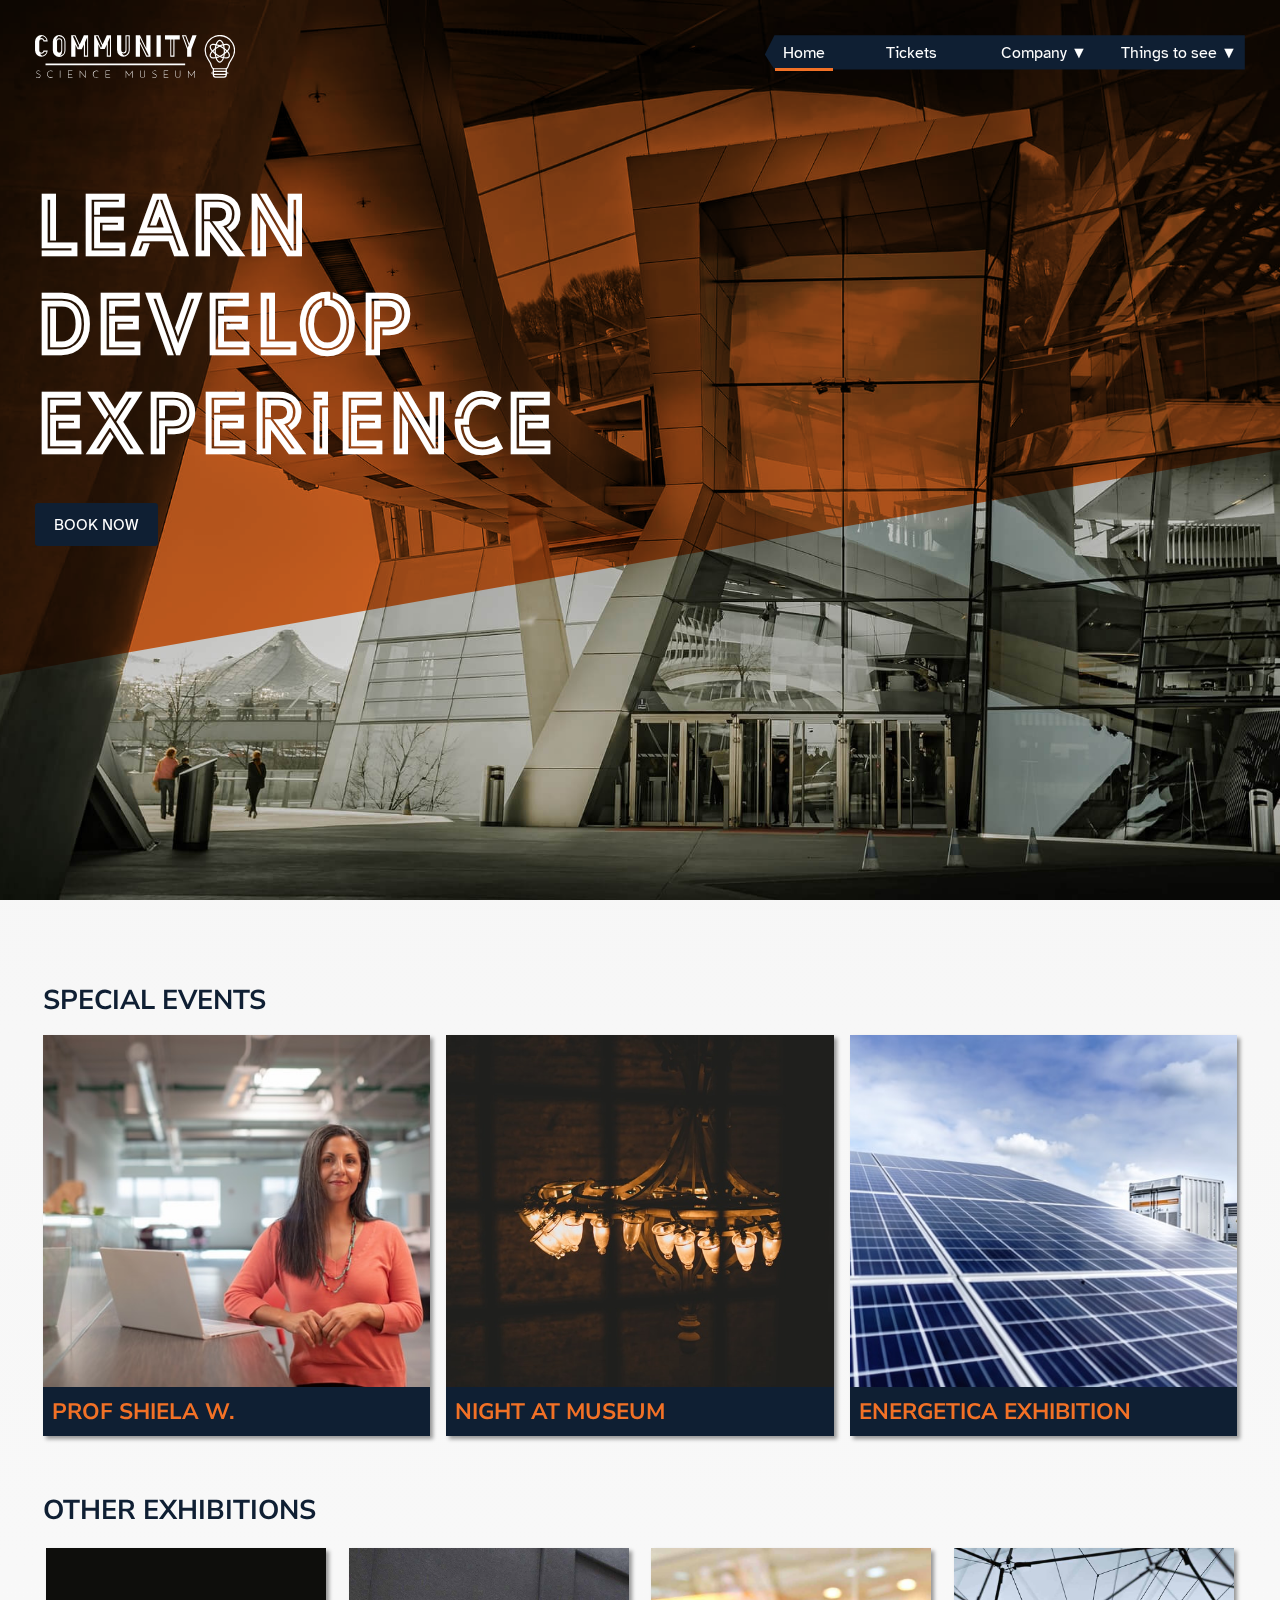
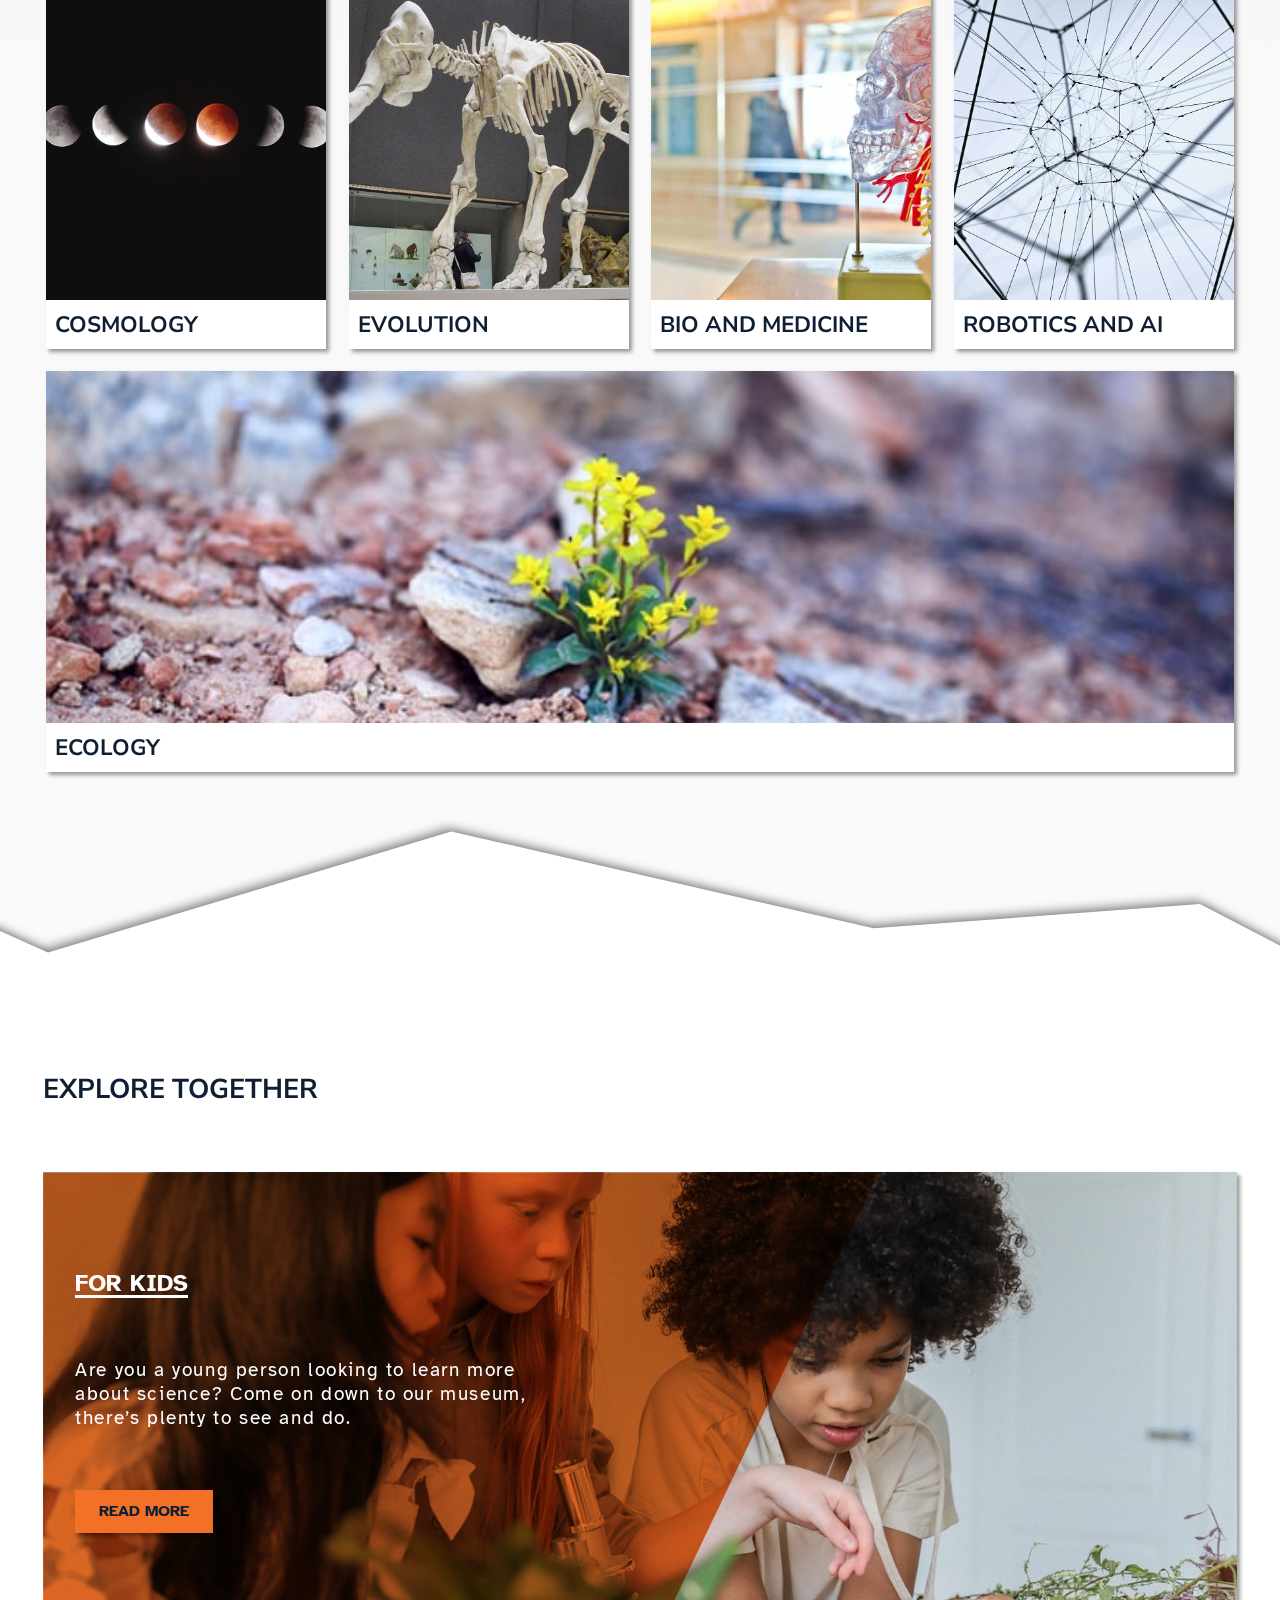
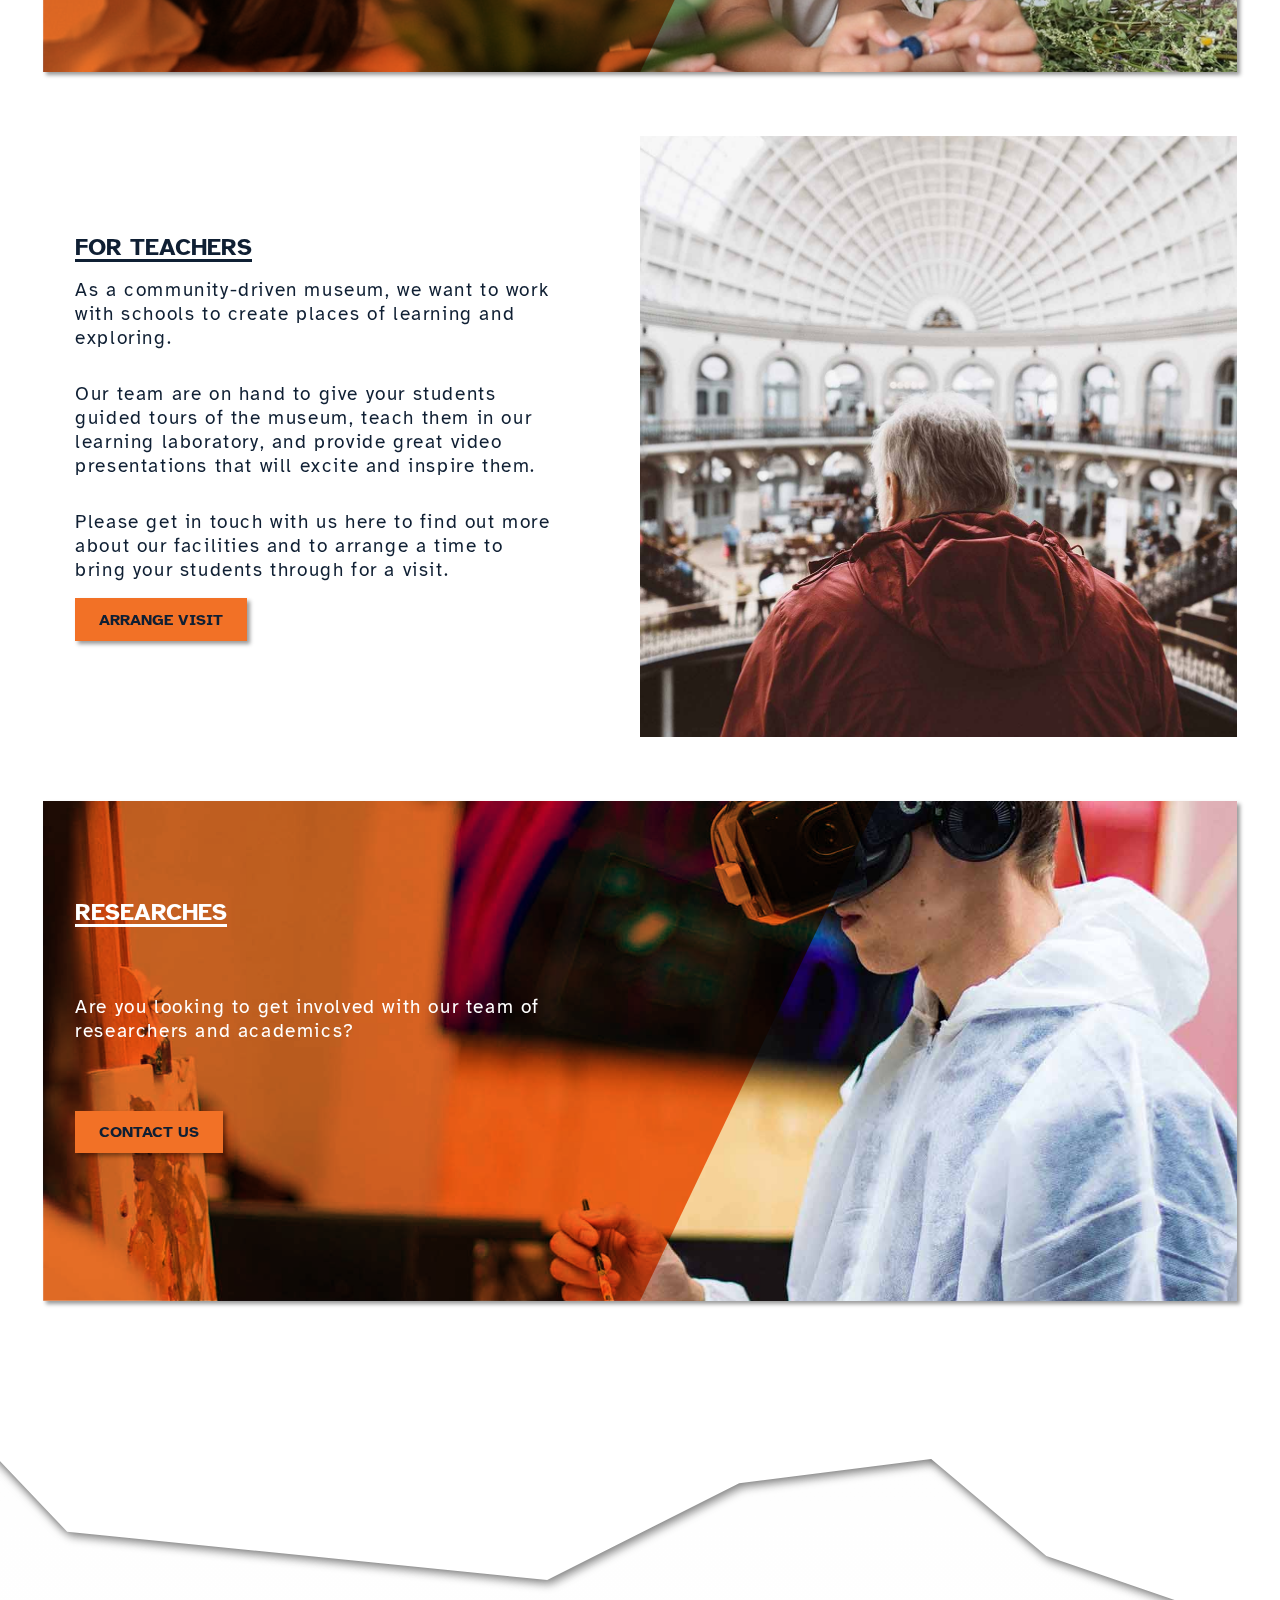
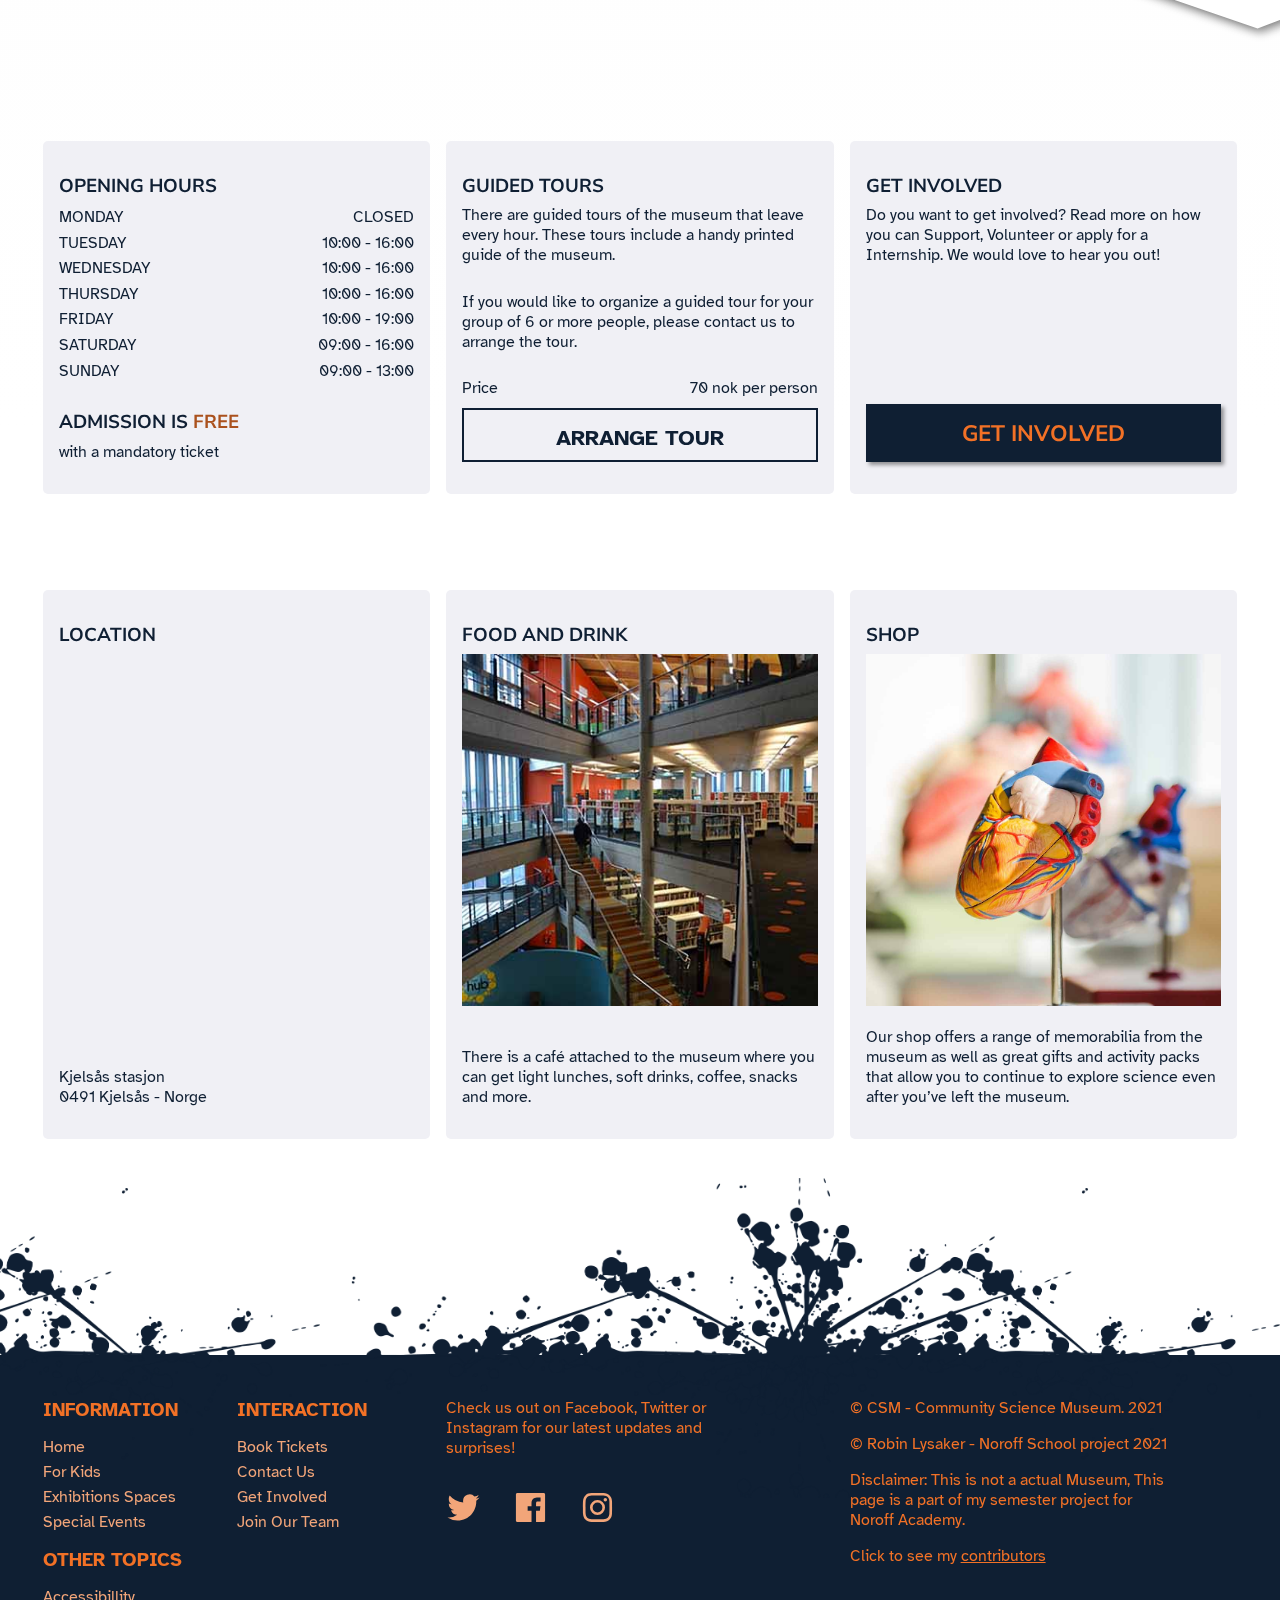
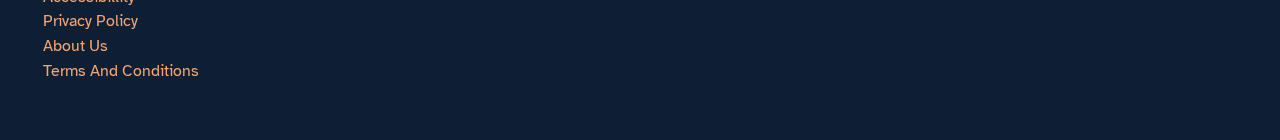
<file: index.html>
<!DOCTYPE html>
<html lang="en">
<head>
    <meta charset="UTF-8">
    <meta http-equiv="X-UA-Compatible" content="IE=edge">
    <meta name="author" content="Robin Lysaker" />
    <meta name="copyright" content="Robin Lysaker @ Noroff Studies - 2021" />
    <meta name="viewport" content="width=device-width, initial-scale=1.0">
    <meta name="google-site-verification" content="6FFhN6yIBM7Rh1JpmPkQIoqNecebSHjFuuNYn3wv0eI" />
    <title>CSM | MAIN</title>
    <meta name="description" content="Community Science Museum main page - where you can book your trip to the worlds most exciting place to be!">
    <link rel="stylesheet" href="css/main.css">
    <link rel="stylesheet" href="css/media.css">
    <link rel="preconnect" href="https://fonts.googleapis.com">
    <link rel="preconnect" href="https://fonts.gstatic.com" crossorigin>
    <link href="https://fonts.googleapis.com/css2?family=Atkinson+Hyperlegible:wght@400;700&family=Nunito+Sans:wght@300;400;600;800;900&display=swap" rel="stylesheet"> 
</head>
<body>
    <div class="header-background">
        <header>
            <div class="logo-nav">
                <img tabindex="0" onclick="location.href='index.html'" src="assets/images/logo-wide.svg" alt="Community logo - home link" class="logo">
                <nav>
                    <input type="checkbox" class="nav-menu" id="nav-menu">
                    <label class="nav-btn" for="nav-menu"><span class="nav-icon"></span></label>
                    <ul class="totals-menu">
                        <li>
                            <a href="index.html" class="active-page">Home</a>
                        </li>
                        <li>
                            <a href="booking.html">Tickets</a>
                        </li>
                        <li>
                            <input type="checkbox" class="nav-menu__sub--company" name="nav-menu__sub--company" id="nav-menu__sub--company">
                            <label for="nav-menu__sub--company" tabindex="0">Company &#9660;</label>
                            <ul class="totals-menu__sub--company">
                                <li><a href="about.html">About Us</a></li>
                                <li><a href="jobs.html">Job Openings</a></li>
                                <li><a href="involved.html">Get involved</a></li>
                                <li><a href="contact.html">Contact us</a></li>
                                <li><a href="accessibility.html">Visiting and<br>Accessibility</a></li>
                            </ul>
                        </li>
                        <li>
                            <input type="checkbox" class="nav-menu__sub--exhib" name="nav-menu__sub--exhib" id="nav-menu__sub--exhib">
                            <label for="nav-menu__sub--exhib" tabindex="0">Things to see &#9660;</label>
                            <ul class="totals-menu__sub--exhib">
                                <li><a href="exhibitionsnews.html">Special Exhibitions</a></li>
                                <li><a href="exhibitions.html">Exhibitions</a></li>
                                <li><a href="kids.html">For kids</a></li>
                            </ul>
                        </li>
                    </ul>
                </nav>
            </div>
            <div class="hero-container">
                <h1>LEARN DEVELOP EXPERIENCE</h1>
                <a href="booking.html" class="cta-btn">book now</a>
            </div>
        </header>
    </div>
    <main>
        <div class="margin-main">
            <section class="news">
                <h2>special events</h2>
                <div class="grid-content__news">
                    <!-- Using JS onclick event to avoid more markup like nesting a A element around the card -->
                        <div onclick="location.href='exhibitionsnews.html#exhib-shiela'" class="news-cards" tabindex="0">
                            <img class="news-cards__img" src="assets/images/linkedin-sales-solutions-QgYvORVDdd8-unsplash.jpg" alt="Prof Shiela Widnall standing at a desk">
                            <div class="news-cards__bar">
                                <p class="news-cards__bar--text cta-style__blue">prof shiela w.</p>
                            </div>
                        </div>
                        <div onclick="location.href='exhibitionsnews.html#exhib-night'" class="news-cards" tabindex="0">
                            <img class="news-cards__img" src="assets/images/alexandra-k-UPm7_esiLmY-unsplash(1).jpg" alt="Chandelair in ceiling to light up the night at museum">
                            <div class="news-cards__bar">
                                <p class="news-cards__bar--text cta-style__blue">night at museum</p>
                            </div>
                        </div>
                        <div onclick="location.href='exhibitionsnews.html#exhib-energ'" class="news-cards" tabindex="0">
                            <img class="news-cards__img" src="assets/images/sungrow-emea-ceTSHQ0qars-unsplash.jpg" alt="Green energy solar planets">
                            <div class="news-cards__bar">
                                <p class="news-cards__bar--text cta-style__blue">energetica exhibition</p>
                            </div>
                        </div>
                </div>
            </section>
            <section class="exhibitions">
                <h2 class="exhibitions-header">other exhibitions</h2>
                <div class="grid-content__exhib">
                    <div onclick="location.href='exhibitions.html#exhib-cosmo'" class="exhibitions-cards cta-style__neutral" tabindex="0">
                        <img class="exhibitions-cards__img" src="assets/images/celso-405219.jpg" alt="Planets on a row in a dark universe">
                        <div class="exhibitions-cards__bar">
                            <p class="exhibitions-cards__bar--text">cosmology</p>
                        </div>
                    </div>
                    <div onclick="location.href='exhibitions.html#exhib-evo'" class="exhibitions-cards cta-style__neutral" tabindex="0">
                        <img class="exhibitions-cards__img" src="assets/images/mammoth-1257288_1920.jpg" alt="Skeletal mammoth on a exhibition">
                        <div class="exhibitions-cards__bar">
                            <p class="exhibitions-cards__bar--text">evolution</p>
                        </div>
                    </div>
                    <div onclick="location.href='exhibitions.html#exhib-bio'" class="exhibitions-cards cta-style__neutral" tabindex="0">
                        <img class="exhibitions-cards__img" src="assets/images/jesse-orrico-60373.jpg" alt="a skinless head-sculpture showing biology">
                        <div class="exhibitions-cards__bar">
                            <p class="exhibitions-cards__bar--text">bio and medicine</p>
                        </div>
                    </div>
                    <div onclick="location.href='exhibitions.html#exhib-robo'" class="exhibitions-cards cta-style__neutral" tabindex="0">
                        <img class="exhibitions-cards__img" src="assets/images/william-bout-264826-2.jpg" alt="interlocking wires in a molecular fashion">
                        <div class="exhibitions-cards__bar">
                            <p class="exhibitions-cards__bar--text">robotics and ai</p>
                        </div>
                    </div>
                    <div onclick="location.href='exhibitions.html#exhib-eco'" class="exhibitions-cards cta-style__neutral" tabindex="0">
                        <img class="exhibitions-cards__img" src="assets/images/sharon-mccutcheon-2eAkk5lIkC8-unsplash.jpg" alt="interlocking wires in a molecular fashion">
                        <div class="exhibitions-cards__bar">
                            <p class="exhibitions-cards__bar--text">ecology</p>
                        </div>
                    </div>
                </div>
            </section>
            <section class="info">
                <h2 class="info-header">explore together</h2>
                    <div class="info-cards__background">
                        <div class="info-cards kids">
                            <h3 class="info-cards__header image">for kids</h3>
                            <p class="info-cards__text">Are you a young person looking to learn more about science? Come on down to our museum, there’s plenty to see and do.</p>
                            <a href="kids.html" class="info-cards__cta">read more</a>
                        </div>
                    </div>
                <div class="info-cards teachers">
                    <div class="info-cards__teacher--container">
                        <h3 class="info-cards__header noimage">for teachers</h3>
                        <p class="info-cards__text">As a community-driven museum, we want to work with schools to create places of learning and exploring. </p>
                        <p class="info-cards__text">Our team are on hand to give your students guided tours of the museum, teach them in our learning laboratory, and provide great video presentations that will excite and inspire them. </p>
                        <p class="info-cards__text">Please get in touch with us here to find out more about our facilities and to arrange a time to bring your students through for a visit. </p>
                        <a href="booking.html" class="info-cards__cta">arrange visit</a>
                    </div>
                    <div class="teacher-image"></div>
                </div>
                <div class="info-cards__background">
                    <div class="info-cards researcher">
                            <h3 class="info-cards__header image">researches</h3>
                            <p class="info-cards__text">Are you looking to get involved with our team of researchers and academics?</p>
                            <a href="contact.html" class="info-cards__cta">contact us</a>
                    </div>
                </div>
            </section>
            <section class="misc">
                <div class="misc-top__items">
                    <div class="misc-header__divider">
                        <h3 class="misc-header">opening hours</h3>
                        <div class="misc-header__divider--deep">
                            <ul>
                                <li>monday</li>
                                <li>tuesday</li>
                                <li>wednesday</li>
                                <li>thursday</li>
                                <li>friday</li>
                                <li>saturday</li>
                                <li>sunday</li>
                            </ul>
                            <ul>
                                <li>closed</li>
                                <li>10:00 - 16:00</li>
                                <li>10:00 - 16:00</li>
                                <li>10:00 - 16:00</li>
                                <li>10:00 - 19:00</li>
                                <li>09:00 - 16:00</li>
                                <li>09:00 - 13:00</li>
                            </ul>
                        </div>
                        <h3 class="misc-header">admission is <span class="misc-header__span">free</span></h3>
                        <p>with a mandatory ticket</p>
                    </div>
                    <div class="misc-header__divider">
                        <h3 class="misc-header">guided tours</h3>
                        <p class="misc-text">There are guided tours of the museum that leave every hour. These tours include a handy printed guide of the museum. </p>
                        <p class="misc-text">If you would like to organize a guided tour for your group of 6 or more people, please contact us to arrange the tour.</p>
                        <div class="misc-price">
                            <p class="misc-price__text">Price</p>
                            <p class="misc-price__price">70 nok per person</p>
                        </div>
                        <div class="misc-button" onclick="location.href='booking.html'" tabindex="0">
                            <p class="misc-button__text">arrange tour</p>
                            <p class="misc-button__arrow"></p>
                        </div>
                    </div>
                    <div class="misc-header__divider">
                        <h3 class="misc-header">get involved</h3>
                        <p class="misc-text">Do you want to get involved? Read more on how you can Support, Volunteer or apply for a Internship. We would love to hear you out! </p>
                        <a href="involved.html" class="misc-cta cta-style__blue">get involved</a>
                    </div>
                </div>
                <div class="misc-bottom__items">
                    <div class="misc-bottom__divider">
                        <h3 class="misc-header">location</h3>
                        <div class="iframe-container">
                            <iframe title="Our location with Google maps" style="border:0" loading="lazy" allowfullscreen src="https://www.google.com/maps/embed/v1/place?q=place_id:ChIJ3yoH7t1xQUYRYOWJFjck-Ho&key=AIzaSyAente6ogIubPljuUP33CgEIstffBvAeNE"></iframe>                         
                        </div>
                        <p class="misc-text">Kjelsås stasjon <br>0491 Kjelsås - Norge</p>
                    </div>
                    <div class="misc-bottom__divider">
                        <h3 class="misc-header">food and drink</h3>
                        <img class="misc-bottom__img" src="assets/images/library-1132573_1920.jpg" alt="library and dining area of the museum">
                        <p class="misc-text">There is a café attached to the museum where you can get light lunches, soft drinks, coffee, snacks and more.</p>
                    </div>
                    <div class="misc-bottom__divider">
                        <h3 class="misc-header">shop</h3>
                        <img class="misc-bottom__img" src="assets/images/heart-2607178_1920.jpg" alt="heart on pidestal for shopping">
                        <p class="misc-text">Our shop offers a range of memorabilia from the museum as well as great gifts and activity packs that allow you to continue to explore science even after you’ve left the museum.</p>
                    </div>
                </div>
            </section>
        </div>
    </main>
    <footer>
        <div class="footer-container">
            <section class="links">
                <div>
                    <h3 class="links-header links-header__info">information</h3>
                    <ul>
                        <li class="links-items"><a href="index.html">home</a></li>
                        <li class="links-items"><a href="kids.html">for kids</a></li>
                        <li class="links-items"><a href="exhibitions.html">exhibitions spaces</a></li>
                        <li class="links-items"><a href="exhibitionsnews.html">special events</a></li>
                    </ul>
                </div>
                <div>
                    <h3 class="links-header links-header__inter">interaction</h3>
                    <ul>
                        <li class="links-items"><a href="booking.html">book tickets</a></li>
                        <li class="links-items"><a href="contact.html">contact us</a></li>
                        <li class="links-items"><a href="involved.html">get involved</a></li>
                        <li class="links-items"><a href="jobs.html">join our team</a></li>
                    </ul>
                </div>
                <div>
                    <h3 class="links-header links-header__other">other topics</h3>
                    <ul>
                        <li class="links-items"><a href="accessibility.html">accessibillity</a></li>
                        <li class="links-items"><a href="privacy.html">privacy policy</a></li>
                        <li class="links-items"><a href="about.html">about us</a></li>                 
                        <li class="links-items"><a href="terms.html">terms and conditions</a></li>
                    </ul>
                </div>
            </section>
            <div class="socials">
                <p class="socials-text">Check us out on Facebook, Twitter or Instagram for our latest updates and surprises! </p>
                <div class="socials-icons">
                    <a href="https://www.twitter.com" class="socials-icons__box"><img src="assets/images/twitter.svg" alt="twitter"></a>
                    <a href="https://www.facebook.com" class="socials-icons__box"><img src="assets/images/facebook.svg" alt="facebook"></a>
                    <a href="https://www.instagram.com" class="socials-icons__box"><img src="assets/images/insta.svg" alt="instagram"></a>
                </div>
            </div>
            <div class="copy">
                <p class="copy-text">© CSM - Community Science Museum. 2021</p>
                <p class="copy-text">© Robin Lysaker - Noroff School project 2021</p>
                <p class="copy-text">Disclaimer: This is not a actual Museum, This page is a part of my semester project for Noroff Academy.</p>
                <p class="copy-text">Click to see my <a href="contributors.html">contributors</a></p>
            </div>
        </div>
    </footer>
</body>
</html>
</file>
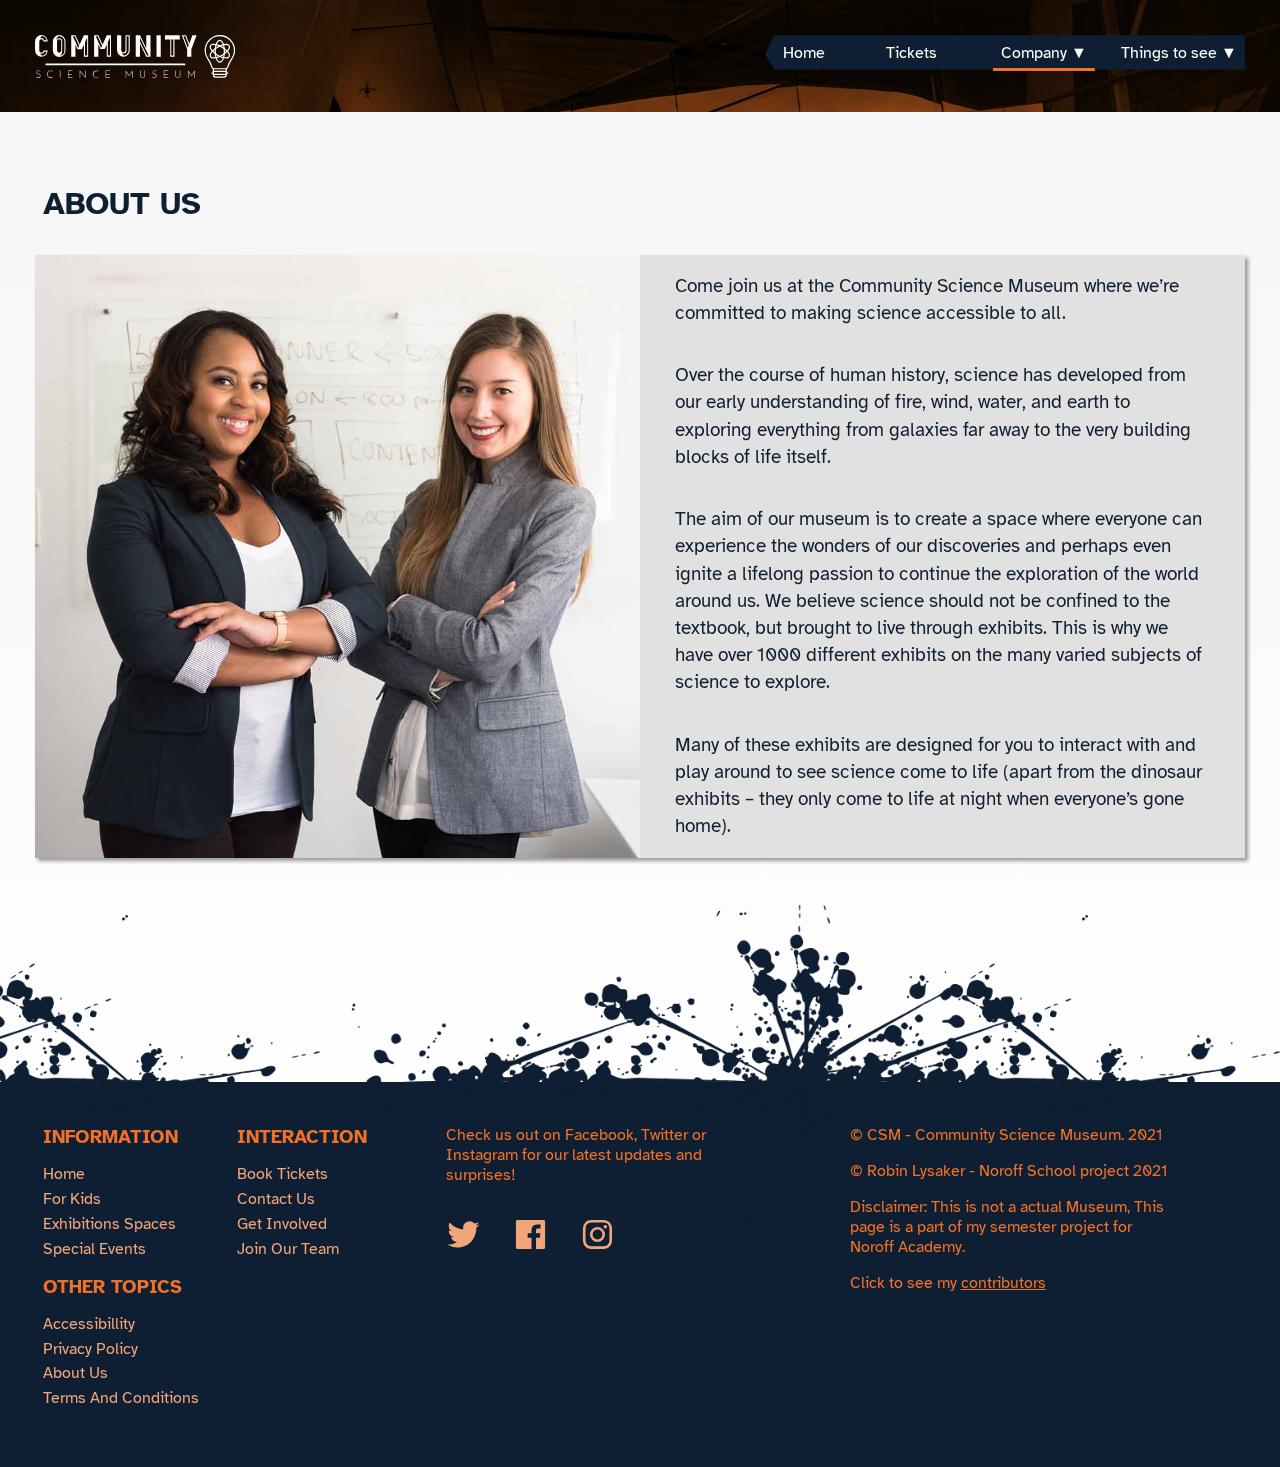
<file: about.html>
<!DOCTYPE html>
<html lang="en">
    <head>
        <meta charset="UTF-8">
        <meta http-equiv="X-UA-Compatible" content="IE=edge">
        <meta name="author" content="Robin Lysaker" />
        <meta name="copyright" content="Robin Lysaker @ Noroff Studies - 2021" />
        <meta name="viewport" content="width=device-width, initial-scale=1.0">
        <title>CSM | ABOUT</title>
        <meta name="description" content="Community Science Museum - Information about our establishment - and who we are.">
        <link rel="stylesheet" href="css/main.css">
        <link rel="stylesheet" href="css/media.css">
        <link rel="preconnect" href="https://fonts.googleapis.com">
        <link rel="preconnect" href="https://fonts.gstatic.com" crossorigin>
        <link href="https://fonts.googleapis.com/css2?family=Atkinson+Hyperlegible:wght@400;700&family=Nunito+Sans:wght@300;400;600;800;900&display=swap" rel="stylesheet"> 
    </head>

<body>
    <div class="header-background__small">
        <header>
            <div class="logo-nav">
                <img onclick="location.href='index.html'" src="assets/images/logo-wide.svg" alt="Community" class="logo">
                <nav>
                    <input type="checkbox" class="nav-menu" id="nav-menu">
                    <label class="nav-btn" for="nav-menu"><span class="nav-icon"></span></label>
                    <ul class="totals-menu">
                        <li>
                            <a href="index.html" >Home</a>
                        </li>
                        <li>
                            <a href="booking.html">Tickets</a>
                        </li>
                        <li>
                            <input type="checkbox" class="nav-menu__sub--company" name="nav-menu__sub--company" id="nav-menu__sub--company">
                            <label for="nav-menu__sub--company" class="active-page">Company &#9660;</label>
                            <ul class="totals-menu__sub--company">
                                <li class="active-page"><a href="about.html" >About Us</a></li>
                                <li><a href="jobs.html">Job Openings</a></li>
                                <li><a href="involved.html">Get involved</a></li>
                                <li><a href="contact.html">Contact us</a></li>
                                <li><a href="accessibility.html">Visiting and<br>Accessibility</a></li>
                            </ul>
                        </li>
                        <li>
                            <input type="checkbox" class="nav-menu__sub--exhib" name="nav-menu__sub--exhib" id="nav-menu__sub--exhib">
                            <label for="nav-menu__sub--exhib">Things to see &#9660;</label>
                            <ul class="totals-menu__sub--exhib">
                                <li><a href="exhibitionsnews.html">Special Exhibitions</a></li>
                                <li><a href="exhibitions.html">Exhibitions</a></li>
                                <li><a href="kids.html">For kids</a></li>
                            </ul>
                        </li>
                    </ul>
                </nav>
            </div>
        </header>
    </div>
    <main class="about-container">
        <h1>about us</h1>
        <div class="about-container__flex">
            <div class="about-container__left">
            </div>
            <div class="about-container__right">
                <p>Come join us at the Community Science Museum where we’re committed to making science accessible to all.</p>
                <p>
                    Over the course of human history, science has developed from our early understanding of fire, wind, water, and earth to exploring everything from galaxies far away to the very building blocks of life itself.
                </p>
                <p>
                    The aim of our museum is to create a space where everyone can experience the wonders of our discoveries and perhaps even ignite a lifelong passion to continue the exploration of the world around us.
                    We believe science should not be confined to the textbook, but brought to live through exhibits. This is why we have over 1000 different exhibits on the many varied subjects of science to explore.
                </p>
                <p>
                    Many of these exhibits are designed for you to interact with and play around to see science come to life (apart from the dinosaur exhibits – they only come to life at night when everyone’s gone home). 
                </p>
            </div>
        </div>
    </main>
    <footer>
        <div class="footer-container">
            <section class="links">
                <div>
                    <h3 class="links-header links-header__info">information</h3>
                    <ul>
                        <li class="links-items"><a href="index.html">home</a></li>
                        <li class="links-items"><a href="kids.html">for kids</a></li>
                        <li class="links-items"><a href="exhibitions.html">exhibitions spaces</a></li>
                        <li class="links-items"><a href="exhibitionsnews.html">special events</a></li>
                    </ul>
                </div>
                <div>
                    <h3 class="links-header links-header__inter">interaction</h3>
                    <ul>
                        <li class="links-items"><a href="booking.html">book tickets</a></li>
                        <li class="links-items"><a href="contact.html">contact us</a></li>
                        <li class="links-items"><a href="involved.html">get involved</a></li>
                        <li class="links-items"><a href="jobs.html">join our team</a></li>
                    </ul>
                </div>
                <div>
                    <h3 class="links-header links-header__other">other topics</h3>
                    <ul>
                        <li class="links-items"><a href="accessibility.html">accessibillity</a></li>
                        <li class="links-items"><a href="privacy.html">privacy policy</a></li>
                        <li class="links-items"><a href="about.html">about us</a></li>                 
                        <li class="links-items"><a href="terms.html">terms and conditions</a></li>
                    </ul>
                </div>
            </section>
            <div class="socials">
                <p class="socials-text">Check us out on Facebook, Twitter or Instagram for our latest updates and surprises! </p>
                <div class="socials-icons">
                    <a href="https://www.twitter.com" class="socials-icons__box"><img src="assets/images/twitter.svg" alt="twitter"></a>
                    <a href="https://www.facebook.com" class="socials-icons__box"><img src="assets/images/facebook.svg" alt="facebook"></a>
                    <a href="https://www.instagram.com" class="socials-icons__box"><img src="assets/images/insta.svg" alt="instagram"></a>
                </div>
            </div>
            <div class="copy">
                <p class="copy-text">© CSM - Community Science Museum. 2021</p>
                <p class="copy-text">© Robin Lysaker - Noroff School project 2021</p>
                <p class="copy-text">Disclaimer: This is not a actual Museum, This page is a part of my semester project for Noroff Academy.</p>
                <p class="copy-text">Click to see my <a href="contributors.html">contributors</a></p>
            </div>
        </div>
    </footer>
</body>
</html>
</file>
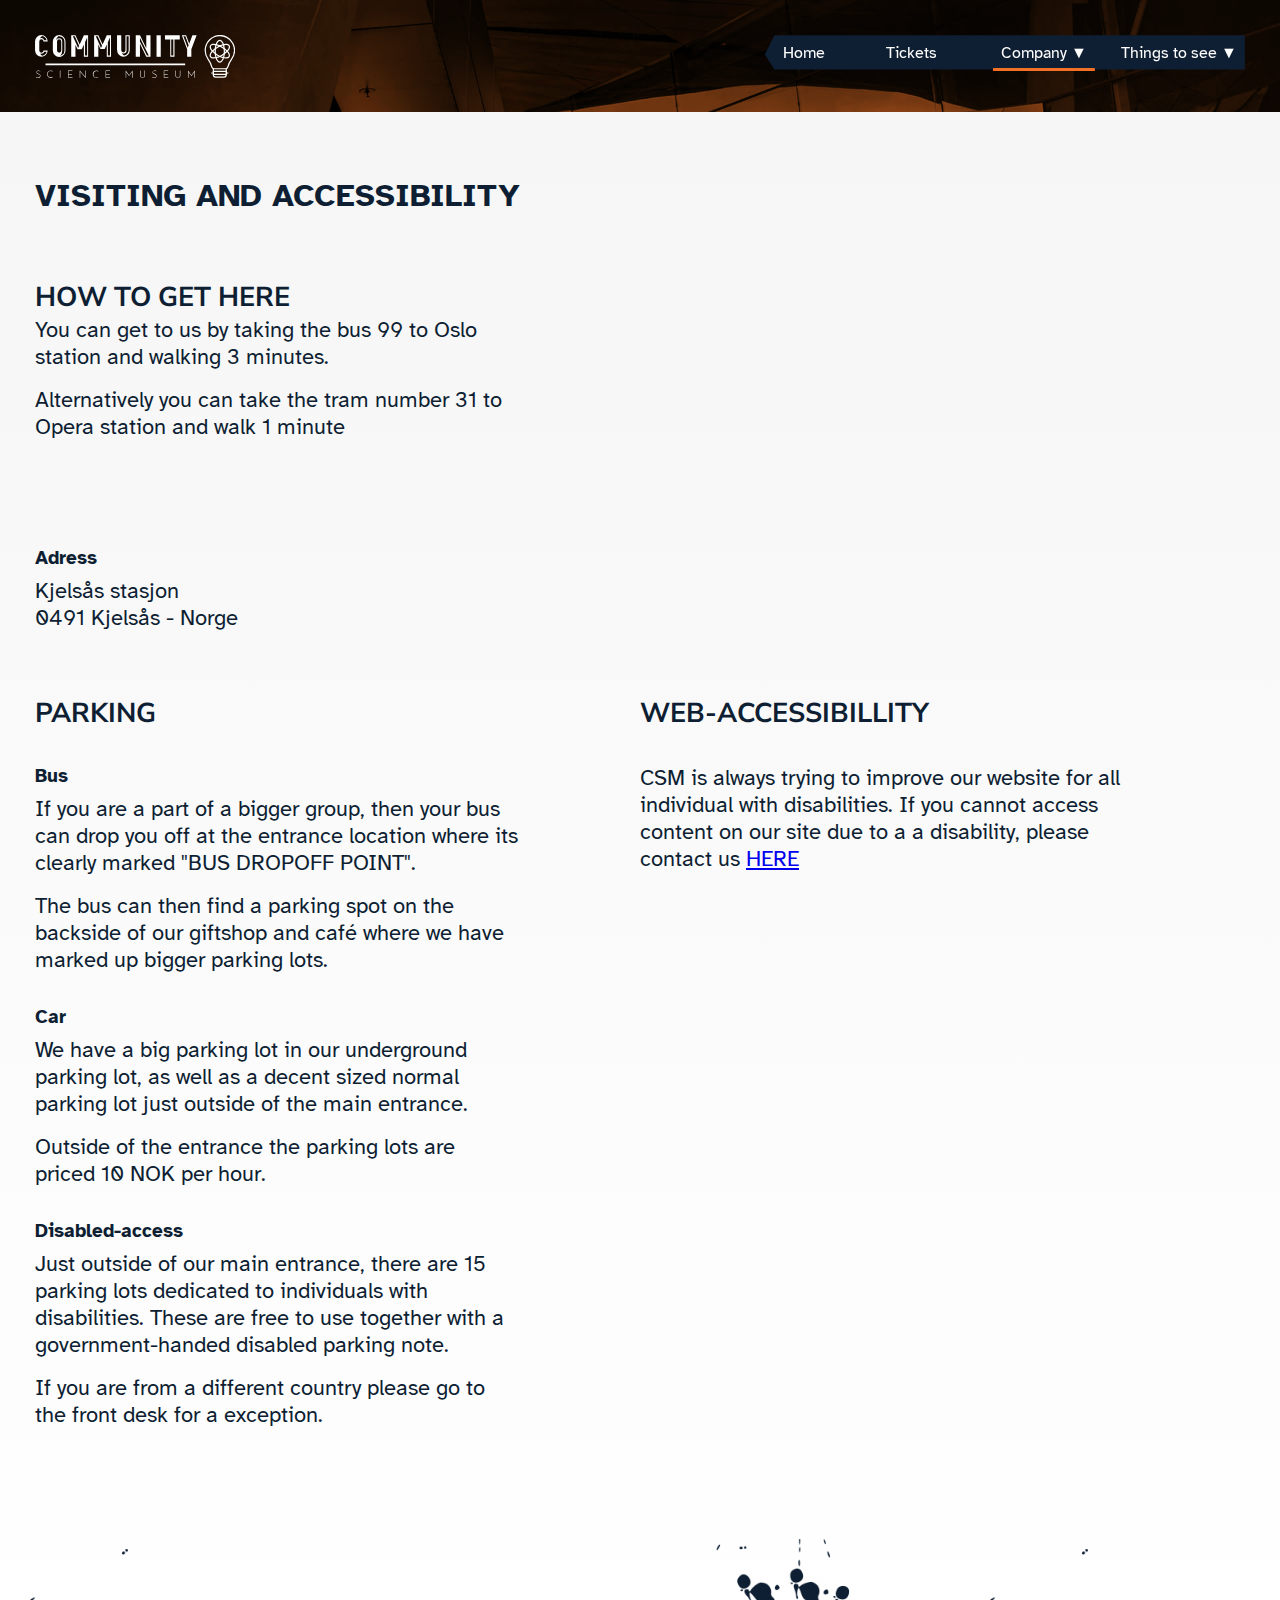
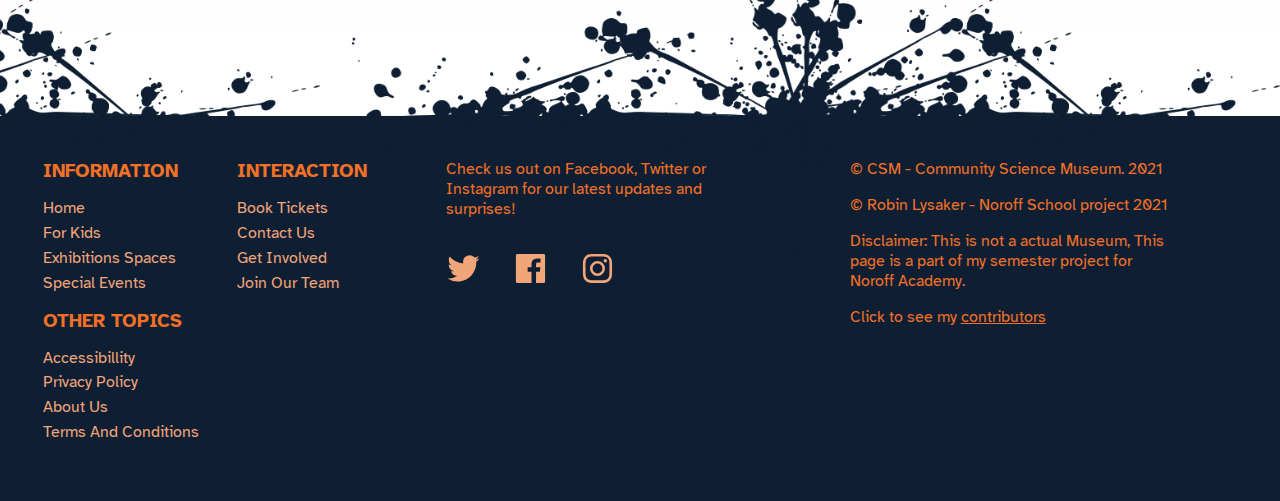
<file: accessibility.html>
<!DOCTYPE html>
<html lang="en">
    <head>
        <meta charset="UTF-8">
        <meta http-equiv="X-UA-Compatible" content="IE=edge">
        <meta name="author" content="Robin Lysaker" />
        <meta name="copyright" content="Robin Lysaker @ Noroff Studies - 2021" />
        <meta name="viewport" content="width=device-width, initial-scale=1.0">
        <title>CSM | Accessibility</title>
        <meta name="description" content="Community Science Museum - Information about how to get here and our accessible features.">
        <link rel="stylesheet" href="css/main.css">
        <link rel="stylesheet" href="css/media.css">
        <link rel="preconnect" href="https://fonts.googleapis.com">
        <link rel="preconnect" href="https://fonts.gstatic.com" crossorigin>
        <link href="https://fonts.googleapis.com/css2?family=Atkinson+Hyperlegible:wght@400;700&family=Nunito+Sans:wght@300;400;600;800;900&display=swap" rel="stylesheet"> 
    </head>

<body>
    <div class="header-background__small">
        <header>
            <div class="logo-nav">
                <img onclick="location.href='index.html'" src="assets/images/logo-wide.svg" alt="Community" class="logo">
                <nav>
                    <input type="checkbox" class="nav-menu" id="nav-menu">
                    <label class="nav-btn" for="nav-menu"><span class="nav-icon"></span></label>
                    <ul class="totals-menu">
                        <li>
                            <a href="index.html" >Home</a>
                        </li>
                        <li>
                            <a href="booking.html" >Tickets</a>
                        </li>
                        <li>
                            <input type="checkbox" class="nav-menu__sub--company" name="nav-menu__sub--company" id="nav-menu__sub--company">
                            <label for="nav-menu__sub--company" class="active-page">Company &#9660;</label>
                            <ul class="totals-menu__sub--company">
                                <li><a href="about.html">About Us</a></li>
                                <li><a href="jobs.html">Job Openings</a></li>
                                <li><a href="involved.html">Get involved</a></li>
                                <li><a href="contact.html">Contact us</a></li>
                                <li class="active-page"><a href="accessibility.html">Visiting and<br>Accessibility</a></li>
                            </ul>
                        </li>
                        <li>
                            <input type="checkbox" class="nav-menu__sub--exhib" name="nav-menu__sub--exhib" id="nav-menu__sub--exhib">
                            <label for="nav-menu__sub--exhib">Things to see &#9660;</label>
                            <ul class="totals-menu__sub--exhib">
                                <li><a href="exhibitionsnews.html">Special Exhibitions</a></li>
                                <li><a href="exhibitions.html">Exhibitions</a></li>
                                <li><a href="kids.html">For kids</a></li>
                            </ul>
                        </li>
                    </ul>
                </nav>
            </div>
        </header>
    </div>
    <main class="access-container">
        <h1>Visiting and accessibility</h1>
        <section class="access-container__location">
            <div>
                <div>
                    <h2>How to get here</h2>
                    <p>You can get to us by taking the bus 99 to Oslo station and walking 3 minutes. </p>
                    <p>Alternatively you can take the tram number 31 to Opera station and walk 1 minute</p>
                </div>
                <div class="access-container__location--grouping">
                    <h3>Adress</h3>
                    <p class="">Kjelsås stasjon <br>0491 Kjelsås - Norge</p>
                </div>
            </div>
            <div>
                <div class="iframe-container">
                    <iframe title="Our location with Google maps" style="border:0" loading="lazy" allowfullscreen src="https://www.google.com/maps/embed/v1/place?q=place_id:ChIJ3yoH7t1xQUYRYOWJFjck-Ho&key=AIzaSyAente6ogIubPljuUP33CgEIstffBvAeNE"></iframe>                         
                </div>
            </div>
        </section>
        <div class="access-container__flex">
            <section class="access-container__parking">
                <h2>parking</h2>
                <div>
                    <h3>Bus</h3>
                    <p>If you are a part of a bigger group, then your bus can drop you off at the entrance location where its clearly marked "BUS DROPOFF POINT". </p>
                    <p>The bus can then find a parking spot on the backside of our giftshop and café where we have marked up bigger parking lots. </p>
                </div>
                <div>
                    <h3>Car</h3>
                    <p>We have a big parking lot in our underground parking lot, as well as a decent sized normal parking lot just outside of the main entrance. </p>
                    <p>Outside of the entrance the parking lots are priced 10 NOK per hour.</p>
                </div>
                <div>
                    <h3>Disabled-access</h3>
                    <p>Just outside of our main entrance, there are 15 parking lots dedicated to individuals with disabilities. These are free to use together with a government-handed disabled parking note.</p>
                    <p>If you are from a different country please go to the front desk for a exception.</p>
                </div>
            </section>
            <section class="access-container__web--access">
                <h2>Web-accessibillity</h2>
                <p>CSM is always trying to improve our website for all individual with disabilities. If you cannot access content on our site due to a a disability, please contact us <a href="contact.html">HERE</a></p>
                
            </section>
        </div>
    </main>
    <footer>
        <div class="footer-container">
            <section class="links">
                <div>
                    <h3 class="links-header links-header__info">information</h3>
                    <ul>
                        <li class="links-items"><a href="index.html">home</a></li>
                        <li class="links-items"><a href="kids.html">for kids</a></li>
                        <li class="links-items"><a href="exhibitions.html">exhibitions spaces</a></li>
                        <li class="links-items"><a href="exhibitionsnews.html">special events</a></li>
                    </ul>
                </div>
                <div>
                    <h3 class="links-header links-header__inter">interaction</h3>
                    <ul>
                        <li class="links-items"><a href="booking.html">book tickets</a></li>
                        <li class="links-items"><a href="contact.html">contact us</a></li>
                        <li class="links-items"><a href="involved.html">get involved</a></li>
                        <li class="links-items"><a href="jobs.html">join our team</a></li>
                    </ul>
                </div>
                <div>
                    <h3 class="links-header links-header__other">other topics</h3>
                    <ul>
                        <li class="links-items"><a href="accessibility.html">accessibillity</a></li>
                        <li class="links-items"><a href="privacy.html">privacy policy</a></li>
                        <li class="links-items"><a href="about.html">about us</a></li>                 
                        <li class="links-items"><a href="terms.html">terms and conditions</a></li>
                    </ul>
                </div>
            </section>
            <div class="socials">
                <p class="socials-text">Check us out on Facebook, Twitter or Instagram for our latest updates and surprises! </p>
                <div class="socials-icons">
                    <a href="https://www.twitter.com" class="socials-icons__box"><img src="assets/images/twitter.svg" alt="twitter"></a>
                    <a href="https://www.facebook.com" class="socials-icons__box"><img src="assets/images/facebook.svg" alt="facebook"></a>
                    <a href="https://www.instagram.com" class="socials-icons__box"><img src="assets/images/insta.svg" alt="instagram"></a>
                </div>
            </div>
            <div class="copy">
                <p class="copy-text">© CSM - Community Science Museum. 2021</p>
                <p class="copy-text">© Robin Lysaker - Noroff School project 2021</p>
                <p class="copy-text">Disclaimer: This is not a actual Museum, This page is a part of my semester project for Noroff Academy.</p>
                <p class="copy-text">Click to see my <a href="contributors.html">contributors</a></p>
            </div>
        </div>
    </footer>
</body>
</html>
</file>
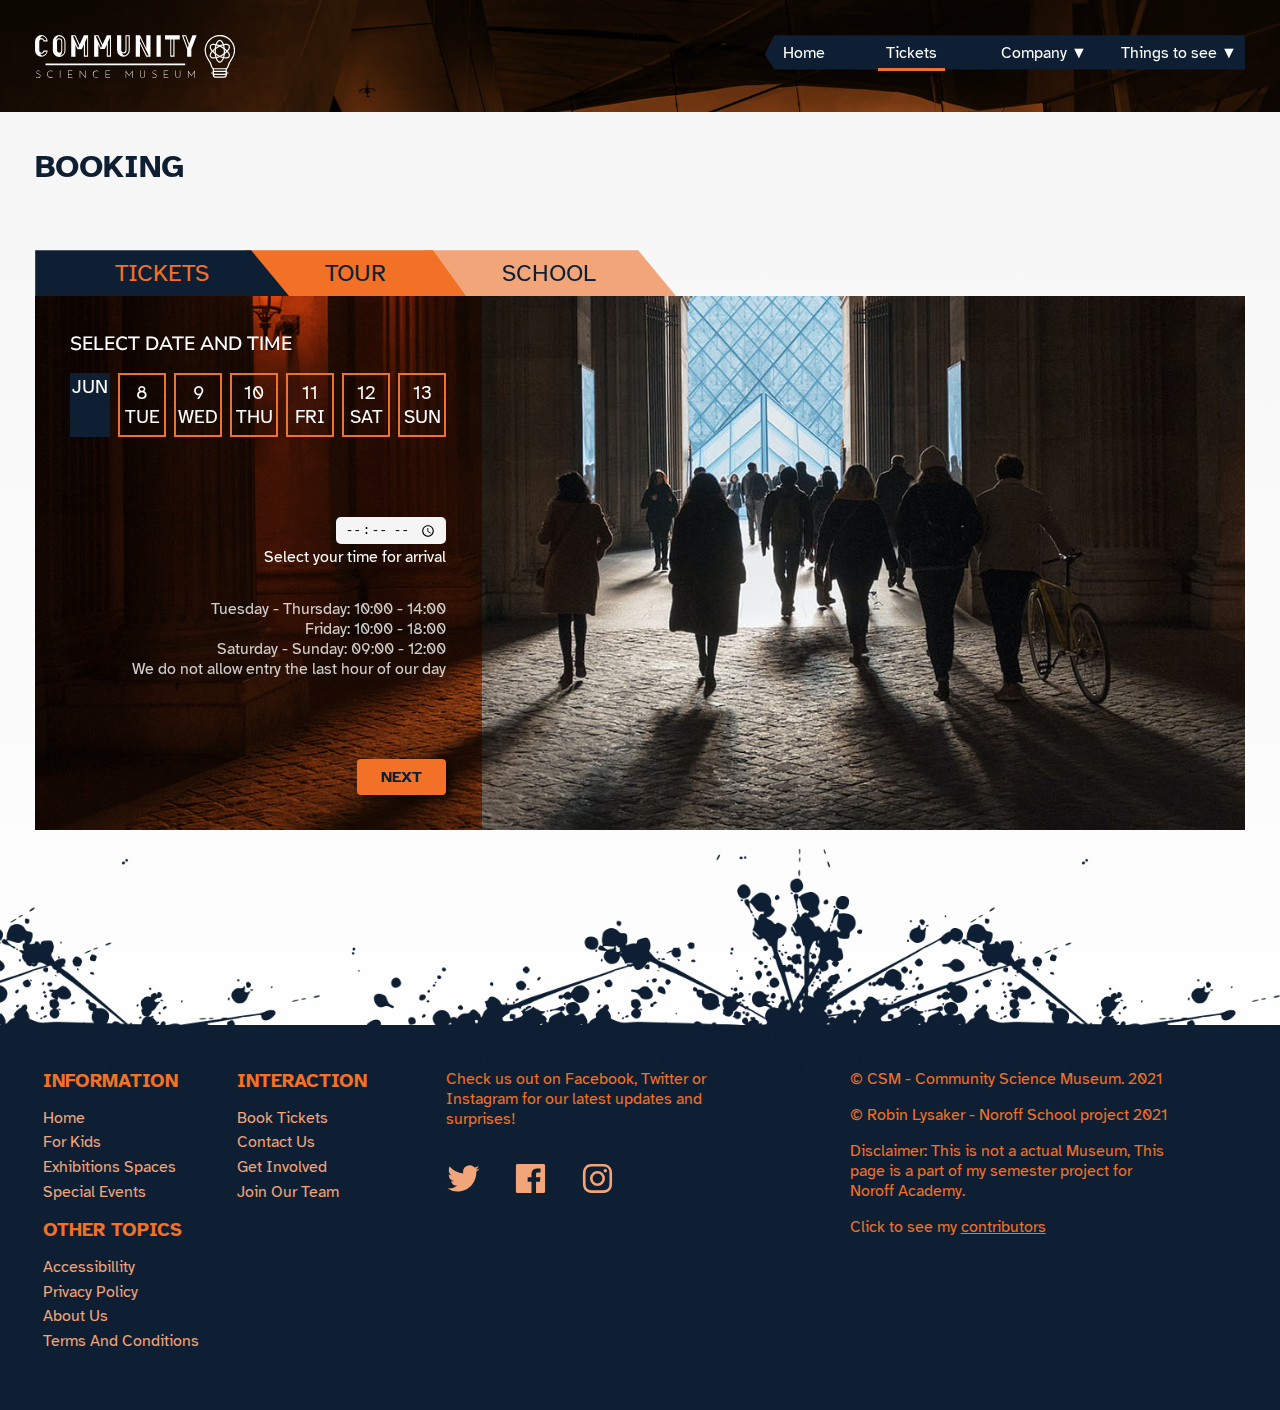
<file: booking.html>
<!DOCTYPE html>
<html lang="en">
<head>
    <meta charset="UTF-8">
    <meta http-equiv="X-UA-Compatible" content="IE=edge">
        <meta name="author" content="Robin Lysaker" />
        <meta name="copyright" content="Robin Lysaker @ Noroff Studies - 2021" />
    <meta name="viewport" content="width=device-width, initial-scale=1.0">
    <title>CSM | Booking</title>
    <meta name="description" content="Community Science Museum - Look here to book your latest trip to CSM! We are eager to have you!">
    <link rel="stylesheet" href="css/main.css">
    <link rel="stylesheet" href="css/media.css">
    <link rel="preconnect" href="https://fonts.googleapis.com">
    <link rel="preconnect" href="https://fonts.gstatic.com" crossorigin>
    <link href="https://fonts.googleapis.com/css2?family=Atkinson+Hyperlegible:wght@400;700&family=Nunito+Sans:wght@300;400;600;800;900&display=swap" rel="stylesheet"> 
</head>
<body class="unset-flex">
    <div class="header-background__small">
        <header>
            <div class="logo-nav">
                <img onclick="location.href='index.html'" src="assets/images/logo-wide.svg" alt="Community" class="logo">
                <nav>
                    <input type="checkbox" class="nav-menu" id="nav-menu">
                    <label class="nav-btn" for="nav-menu"><span class="nav-icon"></span></label>
                    <ul class="totals-menu">
                        <li>
                            <a href="index.html" >Home</a>
                        </li>
                        <li>
                            <a href="booking.html" class="active-page" >Tickets</a>
                        </li>
                        <li>
                            <input type="checkbox" class="nav-menu__sub--company" name="nav-menu__sub--company" id="nav-menu__sub--company">
                            <label for="nav-menu__sub--company">Company &#9660;</label>
                            <ul class="totals-menu__sub--company">
                                <li><a href="about.html">About Us</a></li>
                                <li><a href="jobs.html">Job Openings</a></li>
                                <li><a href="involved.html">Get involved</a></li>
                                <li><a href="contact.html">Contact us</a></li>
                                <li><a href="accessibility.html">Visiting and<br>Accessibility</a></li>
                            </ul>
                        </li>
                        <li>
                            <input type="checkbox" class="nav-menu__sub--exhib" name="nav-menu__sub--exhib" id="nav-menu__sub--exhib">
                            <label for="nav-menu__sub--exhib">Things to see &#9660;</label>
                            <ul class="totals-menu__sub--exhib">
                                <li><a href="exhibitionsnews.html">Special Exhibitions</a></li>
                                <li><a href="exhibitions.html">Exhibitions</a></li>
                                <li><a href="kids.html">For kids</a></li>
                            </ul>
                        </li>
                    </ul>
                </nav>
            </div>
        </header>
    </div>
    <main class="booking-container">
        <h1>booking</h1>
        <div class="booking-selection">
            <input type="radio" name="selection" id="selection-ticket" class="booking-selection__btn" value="ticket" checked>
            <label for="selection-ticket">Tickets</label>
            <input type="radio" name="selection" id="selection-tour" class="booking-selection__btn" value="tour">
            <label for="selection-tour">Tour</label>
            <input type="radio" name="selection" id="selection-school" class="booking-selection__btn" value="school">
            <label for="selection-school">School</label>
            <input type="radio" name="selection" id="selection-done" class="booking-selection__btn" value="done">
            <!-- BOOKING TICKETS - TICKETS CONTAINER -->
            <div id="booking-tickets" class="booking-styling">
                <form name="tickets" method="POST" data-netlify="true" class="booking-tickets__form">
                    <input type="radio" name="interface" id="interface-one" class="interface" value="one" checked>
                    <input type="radio" name="interface" id="interface-two" class="interface" value="two">
                    <input type="radio" name="interface" id="interface-three" class="interface" value="three">
                    <fieldset class="booking-tickets__first--input" id="booking-first__input">
                        <h2>Select date and time</h2>
                        <div class="bt-radio__selection">
                            <div class="bt-radio__selection--flexresponsive">
                                <p>jun</p>
                                <input type="radio" name="date-selection" id="date-selection__one">
                                <label for="date-selection__one">8<br>tue</label>
                                <input type="radio" name="date-selection" id="date-selection__two">
                                <label for="date-selection__two">9<br>wed</label>
                                <input type="radio" name="date-selection" id="date-selection__three">
                                <label for="date-selection__three">10<br>thu</label>
                            </div>
                            <div class="bt-radio__selection--flexresponsive">
                                <input type="radio" name="date-selection" id="date-selection__four">
                                <label for="date-selection__four">11<br>fri</label>
                                <input type="radio" name="date-selection" id="date-selection__five">
                                <label for="date-selection__five">12<br>sat</label>
                                <input type="radio" name="date-selection" id="date-selection__six">
                                <label for="date-selection__six">13<br>sun</label>
                            </div>
                        </div>
                        <div class="bt-time__selection">
                            <input type="time" id="time-selection" min="09:00" max="18:00">
                            <label for="time-selection">Select your time for arrival</label>
                            <div>
                                <p>Tuesday - Thursday: 10:00 - 14:00</p>
                                <p>Friday: 10:00 - 18:00</p>
                                <p>Saturday - Sunday: 09:00 - 12:00</p>
                                <p>We do not allow entry the last hour of our day</p>
                            </div>
                        </div>
                        <label class="bt-form__label" for="interface-two">Next</label>
                    </fieldset>
                    <fieldset class="booking-tickets__second--input" id="booking-second__input">
                        <div class="bt-tickets__selection">
                            <h2>Ticket price</h2>
                            <div class="bt-tickets__selection--container grid-tickets">
                                <p>Adult <br><span>with 20,- donation</span></p>
                                <p>20 NOK</p>
                                <input type="number" min="0" max="20">
                                <p>Adult <br><span>with 40,- donation</span></p>
                                <p>40 NOK</p>
                                <input type="number" min="0" max="20">
                                <p>Adult <br><span>with 100,- donation</span></p>
                                <p>100 NOK</p>
                                <input type="number" min="0" max="20">
                                <p>Adult</p>
                                <p>FREE</p>
                                <input type="number" min="0" max="20">
                                <p>Adult</p>
                                <p>FREE</p>
                                <input type="number" min="0" max="20">
                                <p>Total Sum</p>
                                <p>40 NOK</p>
                            </div>
                        </div>
                        <div class="bt-tickets__donation">
                            <h2>Donations</h2>
                            <p>We need your help! If you are able, you can choose to donate a small sum with your ticket. </p>
                        </div>
                        <div class="bt-tickets__special">
                            <h2>Do you need:</h2>
                            <div class="bt-tickets__special--text">
                                <label for="audio">Audio Guide</label>
                                <input min="0" max="20" type="number"  id="audio">
                                <label for="braille">Braille Guide</label>
                                <input min="0" max="20" type="number"  id="braille">
                                <label for="wheelchair">Wheelchair-access</label>
                                <input type="checkbox"  id="wheelchair">
                            </div>
                        </div>
                        <div class="bt-tickets__control--buttons">
                            <label class="bt-form__label" for="interface-one">Back</label>
                            <label class="bt-form__label" for="interface-three">Next</label>
                        </div>
                    </fieldset>
                    <fieldset class="bt-tickets__third--input" id="booking-third__input">
                        <h2>Main contact</h2>
                        <label for="bt-tickets__name">Full Name</label>
                        <input type="text" id="bt-tickets__name">
                        <label for="bt-tickets__phone">Phone Number</label>
                        <input type="tel" id="bt-tickets__phone">
                        <label for="bt-tickets__email">E-mail</label>
                        <input type="email" id="bt-tickets__email">
                        <label for="bt-tickets__other">Other Comments</label>
                        <textarea id="bt-tickets__other" cols="15" rows="5"></textarea>
                        <button type="submit">Book</button>
                        <label class="bt-form__label" for="interface-two">back</label>
                    </fieldset>
                </form>
            </div>
            <!-- BOOKING TICKETS - TOUR CONTAINER -->
            <div id="booking-tour" class="booking-styling">
                <form name="tickets" method="POST" data-netlify="true" class="booking-tickets__form">
                    <input type="radio" name="interface-2" id="interface-one__btour" class="interface-btour" value="one" checked>
                    <input type="radio" name="interface-2" id="interface-two__btour" class="interface-btour" value="two">
                    <input type="radio" name="interface-2" id="interface-three__btour" class="interface-btour" value="three">
                    <fieldset class="booking-tickets__first--input" id="booking-first__input--btour">
                        <h2>Select date and time</h2>
                        <div class="bt-radio__selection">
                            <div class="bt-radio__selection--flexresponsive">
                                <p>jun</p>
                                <input type="radio" name="date-selection__btour" id="date-selection__one--btour">
                                <label for="date-selection__one--btour">8<br>tue</label>
                                <input type="radio" name="date-selection__btour" id="date-selection__two--btour">
                                <label for="date-selection__two--btour">9<br>wed</label>
                                <input type="radio" name="date-selection__btour" id="date-selection__three--btour">
                                <label for="date-selection__three--btour">10<br>thu</label>
                            </div>
                            <div class="bt-radio__selection--flexresponsive">
                                <input type="radio" name="date-selection__btour" id="date-selection__four--btour">
                                <label for="date-selection__four--btour">11<br>fri</label>
                                <input type="radio" name="date-selection__btour" id="date-selection__five--btour">
                                <label for="date-selection__five--btour">12<br>sat</label>
                                <input type="radio" name="date-selection__btour" id="date-selection__six--btour">
                                <label for="date-selection__six--btour">13<br>sun</label>
                            </div>
                        </div>
                        <div class="bt-time__selection">
                            <input type="time" id="time-selection__btour" min="09:00" max="18:00">
                            <label for="time-selection__btour">Select your time for arrival</label>
                            <div>
                                <p>Tuesday - Thursday: 10:00 - 14:00</p>
                                <p>Friday: 10:00 - 18:00</p>
                                <p>Saturday - Sunday: 09:00 - 12:00</p>
                                <p>We do not allow entry the last hour of our day</p>
                            </div>
                        </div>
                        <label class="bt-form__label" for="interface-two__btour">Next</label>
                    </fieldset>
                    <fieldset class="booking-tickets__second--input" id="booking-second__input--btour">
                        <div class="bt-tickets__selection">
                            <h2>Ticket price</h2>
                            <div class="bt-tickets__selection--container grid-tour">
                                <p>Per person <br>70 NOK</p>
                                <input type="number" min="0" max="20">
                                <p>Total Sum</p>
                                <p>140 NOK</p>
                            </div>
                        </div>
                        <div class="bt-tickets__special">
                            <h2>Do you need:</h2>
                            <div class="bt-tickets__special--text">
                                <label for="audio-btour">Audio Guide</label>
                                <input min="0" max="20" type="number"  id="audio-btour">
                                <label for="braille-btour">Braille Guide</label>
                                <input min="0" max="20" type="number"  id="braille-btour">
                                <label for="wheelchair-btour">Wheelchair-access</label>
                                <input type="checkbox"  id="wheelchair-btour">
                            </div>
                        </div>
                        <div class="bt-tickets__control--buttons">
                            <label class="bt-form__label" for="interface-one__btour">Back</label>
                            <label class="bt-form__label" for="interface-three__btour">Next</label>
                        </div>
                    </fieldset>
                    <fieldset class="bt-tickets__third--input" id="booking-third__input--btour">
                        <h2>Main contact</h2>
                        <label for="bt-tickets__name--btour">Full Name</label>
                        <input type="text" id="bt-tickets__name--btour">
                        <label for="bt-tickets__phone--btour">Phone Number</label>
                        <input type="tel" id="bt-tickets__phone--btour">
                        <label for="bt-tickets__email--btour">E-mail</label>
                        <input type="email" id="bt-tickets__email--btour">
                        <label for="bt-tickets__other--btour">Other Comments</label>
                        <textarea id="bt-tickets__other--btour" cols="15" rows="5"></textarea>
                        <button type="submit">Book</button>
                        <label class="bt-form__label" for="interface-two__btour">back</label>
                    </fieldset>
                </form>
            </div>
            <!-- BOOKING TICKETS - SCHOOL CONTAINER -->
            <div id="booking-school" class="booking-styling">
                <form name="tickets" method="POST" data-netlify="true" class="booking-tickets__form">
                    <input type="radio" name="interface-bschool" id="interface-one__bschool" class="interface-bschool" value="one" checked>
                    <input type="radio" name="interface-bschool" id="interface-two__bschool" class="interface-bschool" value="two">
                    <input type="radio" name="interface-bschool" id="interface-three__bschool" class="interface-bschool" value="three">
                    <fieldset class="booking-tickets__first--input" id="booking-first__input--bschool">
                        <h2>Select date and time</h2>
                        <div class="bt-radio__selection">
                            <div class="bt-radio__selection--flexresponsive">
                                <p>jun</p>
                                <input type="radio" name="date-selection__bschool" id="date-selection__one--bschool">
                                <label for="date-selection__one--bschool">8<br>tue</label>
                                <input type="radio" name="date-selection__bschool" id="date-selection__two--bschool">
                                <label for="date-selection__two--bschool">9<br>wed</label>
                                <input type="radio" name="date-selection__bschool" id="date-selection__three--bschool">
                                <label for="date-selection__three--bschool">10<br>thu</label>
                            </div>
                            <div class="bt-radio__selection--flexresponsive">
                                <input type="radio" name="date-selection__bschool" id="date-selection__four--bschool">
                                <label for="date-selection__four--bschool">11<br>fri</label>
                                <input type="radio" name="date-selection__bschool" id="date-selection__five--bschool">
                                <label for="date-selection__five--bschool">12<br>sat</label>
                                <input type="radio" name="date-selection__bschool" id="date-selection__six--bschool">
                                <label for="date-selection__six--bschool">13<br>sun</label>
                            </div>
                        </div>
                        <div class="bt-time__selection">
                            <input type="time" id="time-selection__bschool" min="09:00" max="18:00">
                            <label for="time-selection__bschool">Select your time for arrival</label>
                            <div>
                                <p>Tuesday - Thursday: 10:00 - 14:00</p>
                                <p>Friday: 10:00 - 18:00</p>
                                <p>Saturday - Sunday: 09:00 - 12:00</p>
                                <p>We do not allow entry the last hour of our day</p>
                            </div>
                        </div>
                        <label class="bt-form__label" for="interface-two__bschool">Next</label>
                    </fieldset>
                    <fieldset class="booking-tickets__second--input" id="booking-second__input--bschool">
                        <div class="bt-tickets__selection">
                            <h2>Student-Count</h2>
                            <div class="bt-tickets__selection--container selection-school">
                                <p>How many students:</p>
                                <input type="number" min="0" max="450">
                            </div>
                        </div>
                        <div class="bt-tickets__special">
                            <h2>Do you need:</h2>
                            <div class="bt-tickets__special--text">
                                <label for="audio-bschool">Audio Guide</label>
                                <input min="0" max="20" type="number"  id="audio-bschool">
                                <label for="braille-bschool">Braille Guide</label>
                                <input min="0" max="20" type="number"  id="braille-bschool">
                                <label for="wheelchair-bschool">Wheelchair-access</label>
                                <input type="checkbox"  id="wheelchair-bschool">
                            </div>
                        </div>
                        <div class="bt-tickets__control--buttons">
                            <label class="bt-form__label" for="interface-one__bschool">Back</label>
                            <label class="bt-form__label" for="interface-three__bschool">Next</label>
                        </div>
                    </fieldset>
                    <fieldset class="bt-tickets__third--input" id="booking-third__input--bschool">
                        <h2>Main contact</h2>
                        <label for="bt-tickets__school--bschool">School Name</label>
                        <input type="text" id="bt-tickets__school--bschool">
                        <label for="bt-tickets__name--bschool">Contact Person</label>
                        <input type="text" id="bt-tickets__name--bschool">
                        <label for="bt-tickets__phone--bschool">Phone Number</label>
                        <input type="tel" id="bt-tickets__phone--bschool">
                        <label for="bt-tickets__email--bschool">E-mail</label>
                        <input type="email" id="bt-tickets__email--bschool">
                        <label for="bt-tickets__other--bschool">Other Comments</label>
                        <textarea id="bt-tickets__other--bschool" cols="15" rows="5"></textarea>
                        <button type="submit">Book</button>
                        <label class="bt-form__label" for="interface-two__bschool">back</label>
                    </fieldset>
                </form>
            </div>
        </div>
    </main>
    <footer>
        <div class="footer-container">
            <section class="links">
                <div>
                    <h3 class="links-header links-header__info">information</h3>
                    <ul>
                        <li class="links-items"><a href="index.html">home</a></li>
                        <li class="links-items"><a href="kids.html">for kids</a></li>
                        <li class="links-items"><a href="exhibitions.html">exhibitions spaces</a></li>
                        <li class="links-items"><a href="exhibitionsnews.html">special events</a></li>
                    </ul>
                </div>
                <div>
                    <h3 class="links-header links-header__inter">interaction</h3>
                    <ul>
                        <li class="links-items"><a href="booking.html">book tickets</a></li>
                        <li class="links-items"><a href="contact.html">contact us</a></li>
                        <li class="links-items"><a href="involved.html">get involved</a></li>
                        <li class="links-items"><a href="jobs.html">join our team</a></li>
                    </ul>
                </div>
                <div>
                    <h3 class="links-header links-header__other">other topics</h3>
                    <ul>
                        <li class="links-items"><a href="accessibility.html">accessibillity</a></li>
                        <li class="links-items"><a href="privacy.html">privacy policy</a></li>
                        <li class="links-items"><a href="about.html">about us</a></li>                 
                        <li class="links-items"><a href="terms.html">terms and conditions</a></li>
                    </ul>
                </div>
            </section>
            <div class="socials">
                <p class="socials-text">Check us out on Facebook, Twitter or Instagram for our latest updates and surprises! </p>
                <div class="socials-icons">
                    <a href="https://www.twitter.com" class="socials-icons__box"><img src="assets/images/twitter.svg" alt="twitter"></a>
                    <a href="https://www.facebook.com" class="socials-icons__box"><img src="assets/images/facebook.svg" alt="facebook"></a>
                    <a href="https://www.instagram.com" class="socials-icons__box"><img src="assets/images/insta.svg" alt="instagram"></a>
                </div>
            </div>
            <div class="copy">
                <p class="copy-text">© CSM - Community Science Museum. 2021</p>
                <p class="copy-text">© Robin Lysaker - Noroff School project 2021</p>
                <p class="copy-text">Disclaimer: This is not a actual Museum, This page is a part of my semester project for Noroff Academy.</p>
                <p class="copy-text">Click to see my <a href="contributors.html">contributors</a></p>
            </div>
        </div>
    </footer>
</body>
</html>
</file>
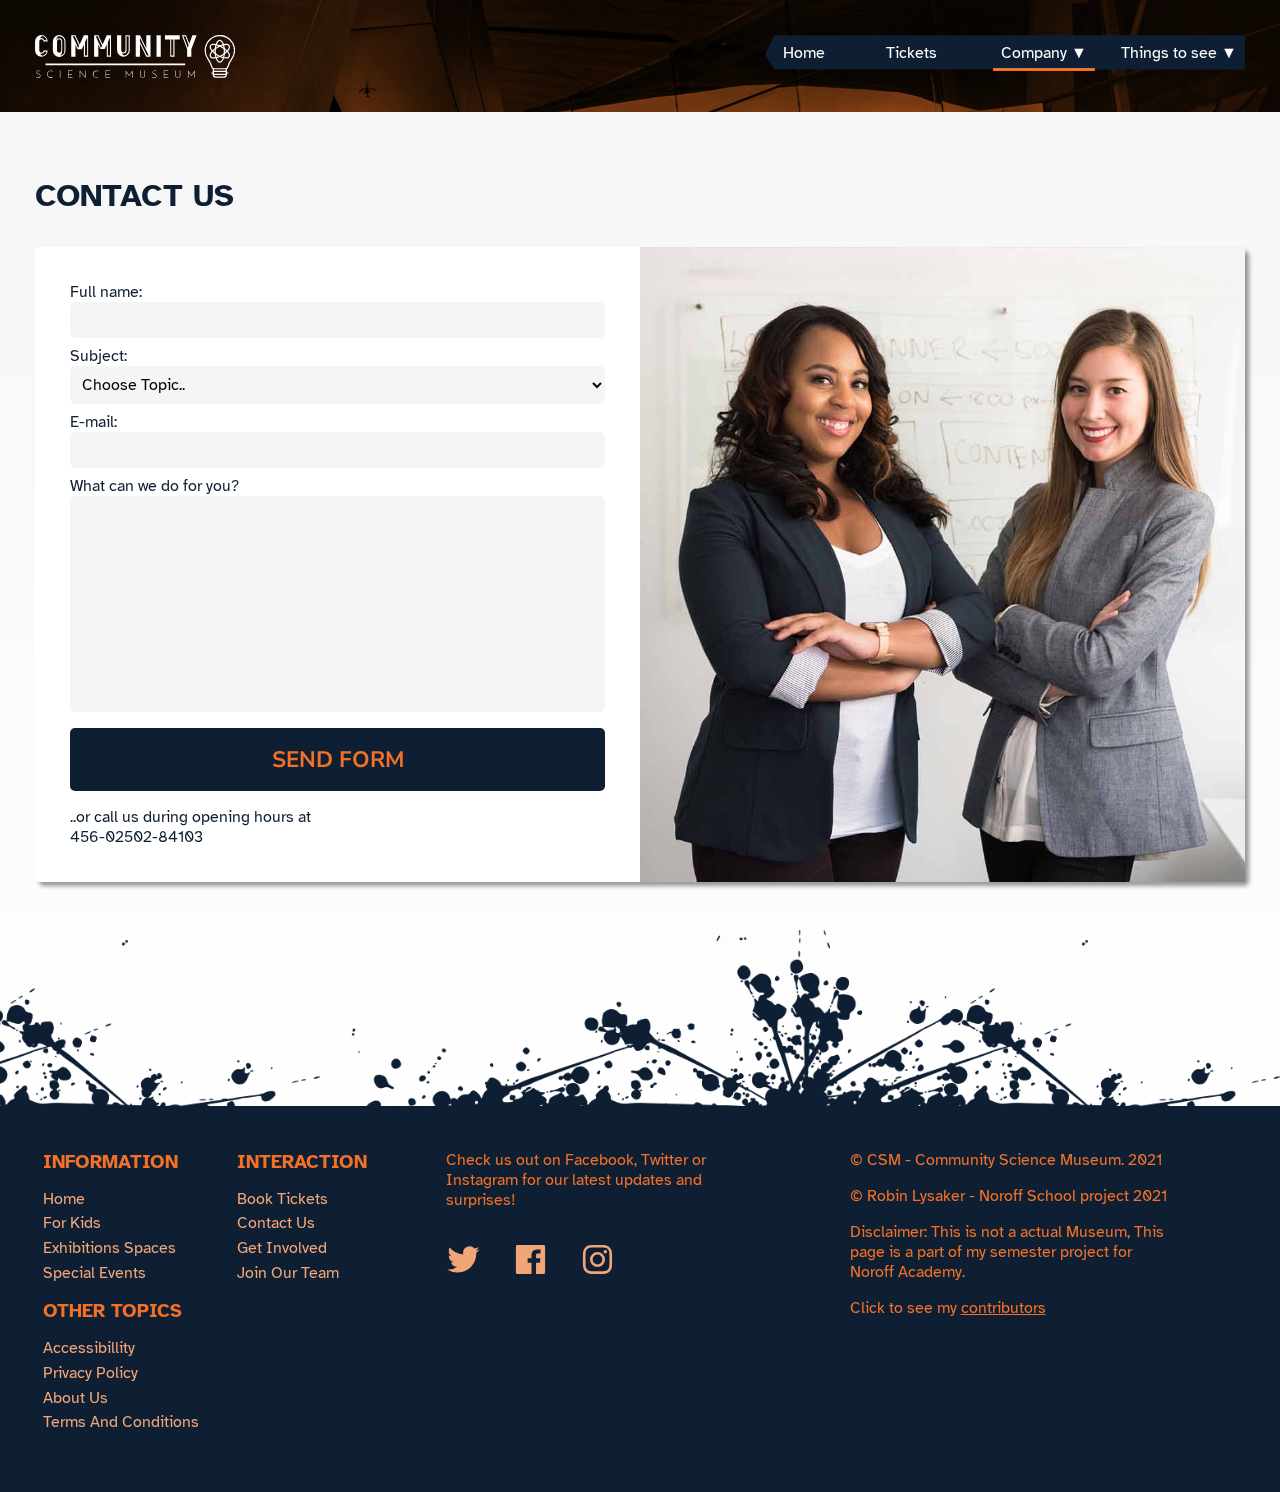
<file: contact.html>
<!DOCTYPE html>
<html lang="en">
    <head>
        <meta charset="UTF-8">
        <meta http-equiv="X-UA-Compatible" content="IE=edge">
        <meta name="author" content="Robin Lysaker" />
        <meta name="copyright" content="Robin Lysaker @ Noroff Studies - 2021" />
        <meta name="viewport" content="width=device-width, initial-scale=1.0">
        <title>CSM | Contact</title>
        <meta name="description" content="Community Science Museum - Contact CSM through this form! We are eager to hear from you!">
        <link rel="stylesheet" href="css/main.css">
        <link rel="stylesheet" href="css/media.css">
        <link rel="preconnect" href="https://fonts.googleapis.com">
        <link rel="preconnect" href="https://fonts.gstatic.com" crossorigin>
        <link href="https://fonts.googleapis.com/css2?family=Atkinson+Hyperlegible:wght@400;700&family=Nunito+Sans:wght@300;400;600;800;900&display=swap" rel="stylesheet"> 
    </head>

<body>
    <div class="header-background__small">
        <header>
            <div class="logo-nav">
                <img onclick="location.href='index.html'" src="assets/images/logo-wide.svg" alt="Community" class="logo">
                <nav>
                    <input type="checkbox" class="nav-menu" id="nav-menu">
                    <label class="nav-btn" for="nav-menu"><span class="nav-icon"></span></label>
                    <ul class="totals-menu">
                        <li>
                            <a href="index.html" >Home</a>
                        </li>
                        <li>
                            <a href="booking.html">Tickets</a>
                        </li>
                        <li>
                            <input type="checkbox" class="nav-menu__sub--company" name="nav-menu__sub--company" id="nav-menu__sub--company">
                            <label for="nav-menu__sub--company" class="active-page">Company &#9660;</label>
                            <ul class="totals-menu__sub--company">
                                <li><a href="about.html">About Us</a></li>
                                <li><a href="jobs.html">Job Openings</a></li>
                                <li><a href="involved.html">Get involved</a></li>
                                <li class="active-page"><a href="contact.html">Contact us</a></li>
                                <li><a href="accessibility.html">Visiting and<br>Accessibility</a></li>
                            </ul>
                        </li>
                        <li>
                            <input type="checkbox" class="nav-menu__sub--exhib" name="nav-menu__sub--exhib" id="nav-menu__sub--exhib">
                            <label for="nav-menu__sub--exhib">Things to see &#9660;</label>
                            <ul class="totals-menu__sub--exhib">
                                <li><a href="exhibitionsnews.html">Special Exhibitions</a></li>
                                <li><a href="exhibitions.html">Exhibitions</a></li>
                                <li><a href="kids.html">For kids</a></li>
                            </ul>
                        </li>
                    </ul>
                </nav>
            </div>
        </header>
    </div>
    <main class="contact-container">
        <h1>contact us</h1>
        <div class="contact-container__flex">
            <div class="contact-container__left">
                <form class="form-container" method="POST" data-netlify="true" action="">
                    <label for="form-name" class="form-container__name">
                        Full name:
                    </label>
                    <input type="text" id="form-name" required>
        
                    <label for="form-options" class="form-container__options">
                        Subject:
                    </label>
                    <select id="form-options">
                        <option value="" disabled selected>Choose Topic..</option>
                        <option value="internship">Internship</option>
                        <option value="volunteer">Volunteer</option>
                        <option value="holiday-club">Holiday Club</option>
                        <option value="special-events">Special Events</option>
                        <option value="donation">Donate Collection</option>
                        <option value="researchers">Research / Academics</option>
                        <option value="other">Other topics...</option>
                    </select>
                    
                    <label for="form-email" class="form-container__email">
                        E-mail:
                    </label>
                    <input type="email" id="form-email" required>     
                
                    <label for="form-text" class="form-container__name">
                        What can we do for you?
                    </label>
                    <textarea id="form-text" cols="30" rows="10" required></textarea>
                    <button type="submit">send form</button>
                    <p>..or call us during opening hours at<br>456-02502-84103</p>
                </form>
            </div>
            <div class="contact-container__right"></div>
        </div>
    </main>
    <footer>
        <div class="footer-container">
            <section class="links">
                <div>
                    <h3 class="links-header links-header__info">information</h3>
                    <ul>
                        <li class="links-items"><a href="index.html">home</a></li>
                        <li class="links-items"><a href="kids.html">for kids</a></li>
                        <li class="links-items"><a href="exhibitions.html">exhibitions spaces</a></li>
                        <li class="links-items"><a href="exhibitionsnews.html">special events</a></li>
                    </ul>
                </div>
                <div>
                    <h3 class="links-header links-header__inter">interaction</h3>
                    <ul>
                        <li class="links-items"><a href="booking.html">book tickets</a></li>
                        <li class="links-items"><a href="contact.html">contact us</a></li>
                        <li class="links-items"><a href="involved.html">get involved</a></li>
                        <li class="links-items"><a href="jobs.html">join our team</a></li>
                    </ul>
                </div>
                <div>
                    <h3 class="links-header links-header__other">other topics</h3>
                    <ul>
                        <li class="links-items"><a href="accessibility.html">accessibillity</a></li>
                        <li class="links-items"><a href="privacy.html">privacy policy</a></li>
                        <li class="links-items"><a href="about.html">about us</a></li>                 
                        <li class="links-items"><a href="terms.html">terms and conditions</a></li>
                    </ul>
                </div>
            </section>
            <div class="socials">
                <p class="socials-text">Check us out on Facebook, Twitter or Instagram for our latest updates and surprises! </p>
                <div class="socials-icons">
                    <a href="https://www.twitter.com" class="socials-icons__box"><img src="assets/images/twitter.svg" alt="twitter"></a>
                    <a href="https://www.facebook.com" class="socials-icons__box"><img src="assets/images/facebook.svg" alt="facebook"></a>
                    <a href="https://www.instagram.com" class="socials-icons__box"><img src="assets/images/insta.svg" alt="instagram"></a>
                </div>
            </div>
            <div class="copy">
                <p class="copy-text">© CSM - Community Science Museum. 2021</p>
                <p class="copy-text">© Robin Lysaker - Noroff School project 2021</p>
                <p class="copy-text">Disclaimer: This is not a actual Museum, This page is a part of my semester project for Noroff Academy.</p>
                <p class="copy-text">Click to see my <a href="contributors.html">contributors</a></p>
            </div>
        </div>
    </footer>
</body>
</html>
</file>
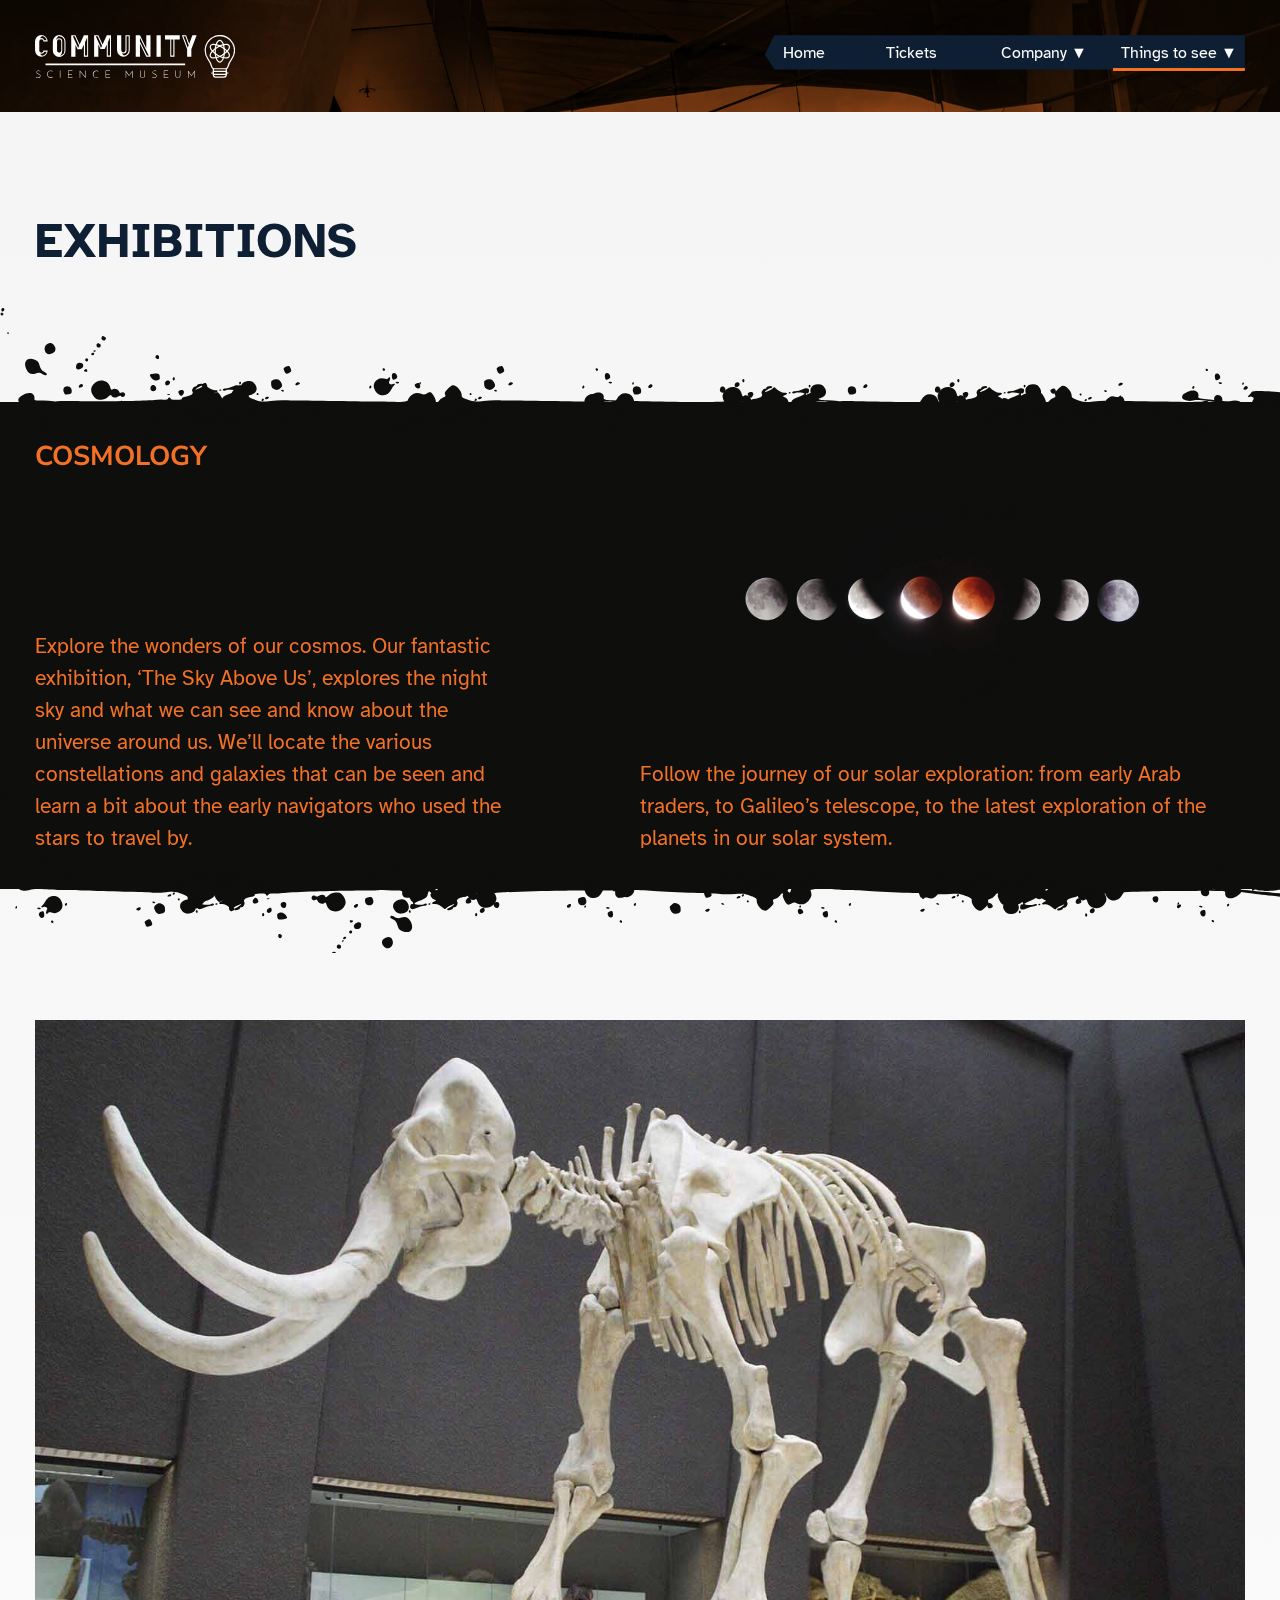
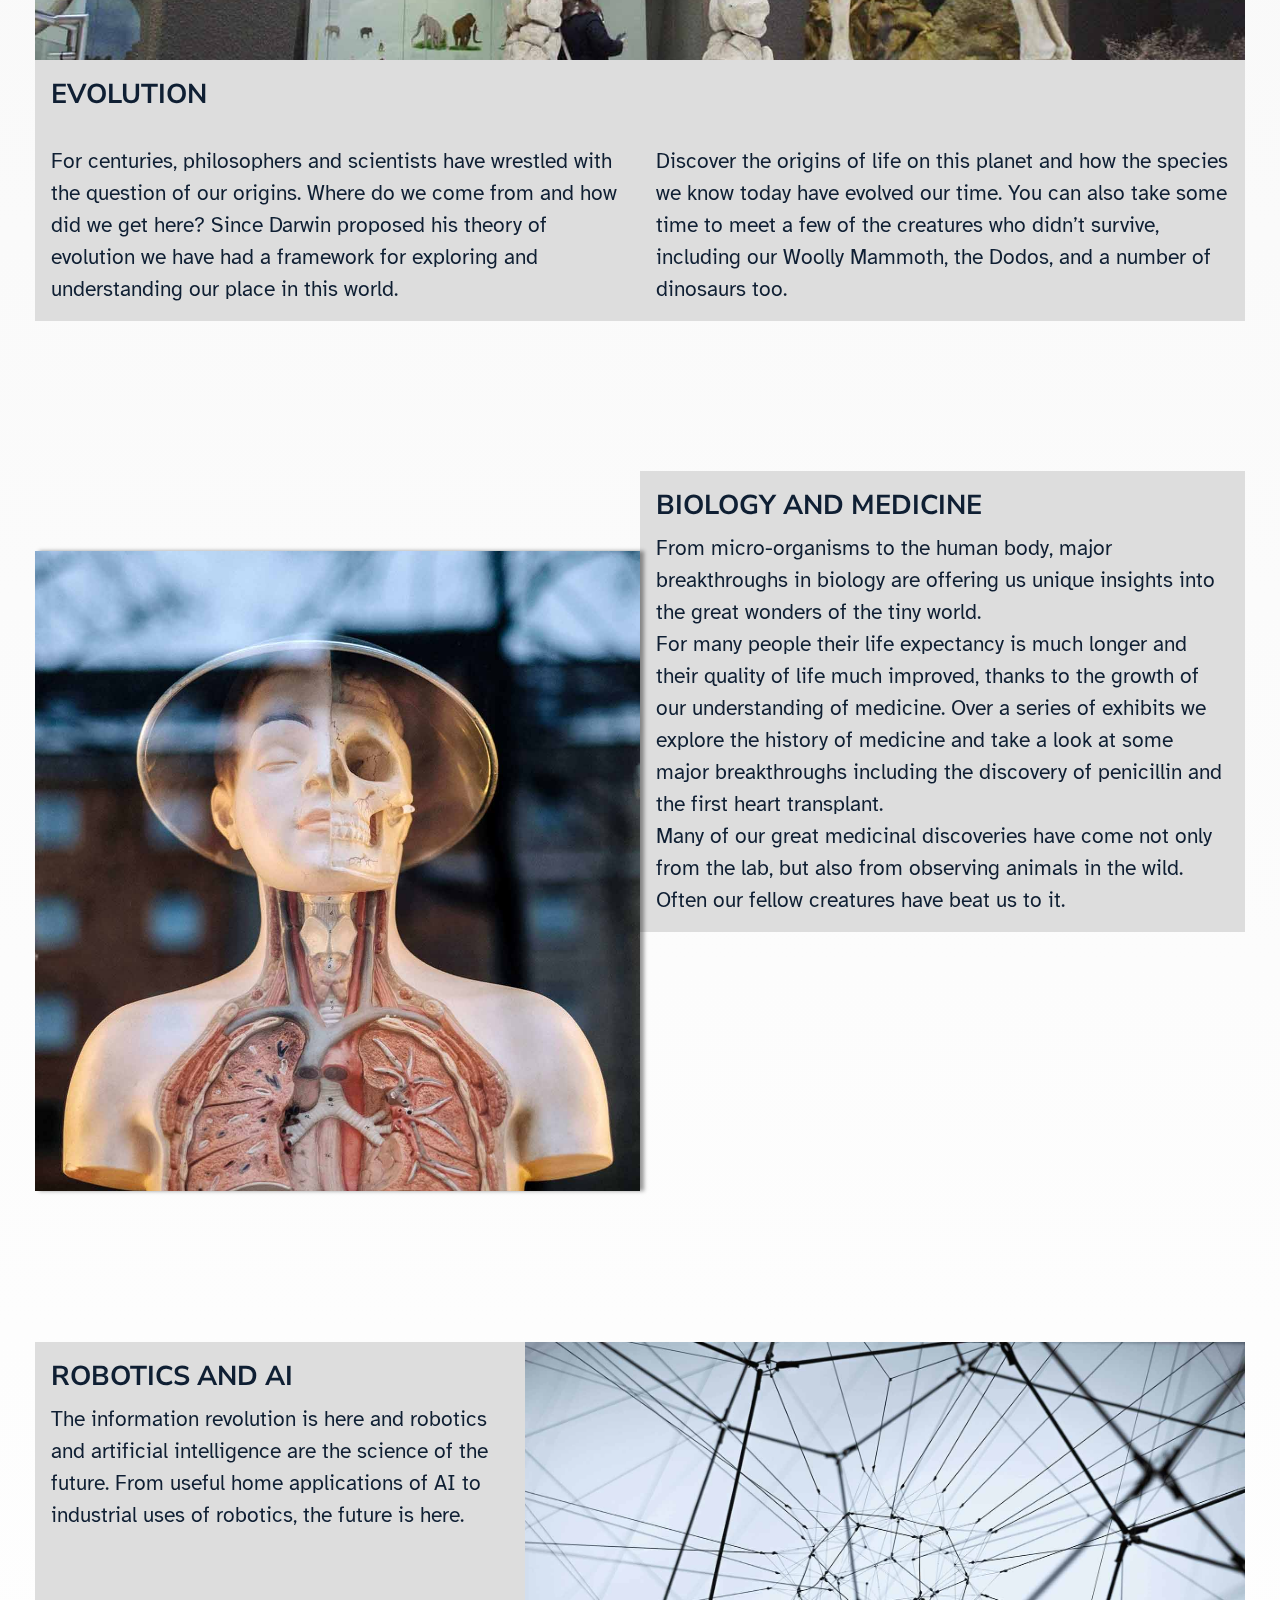
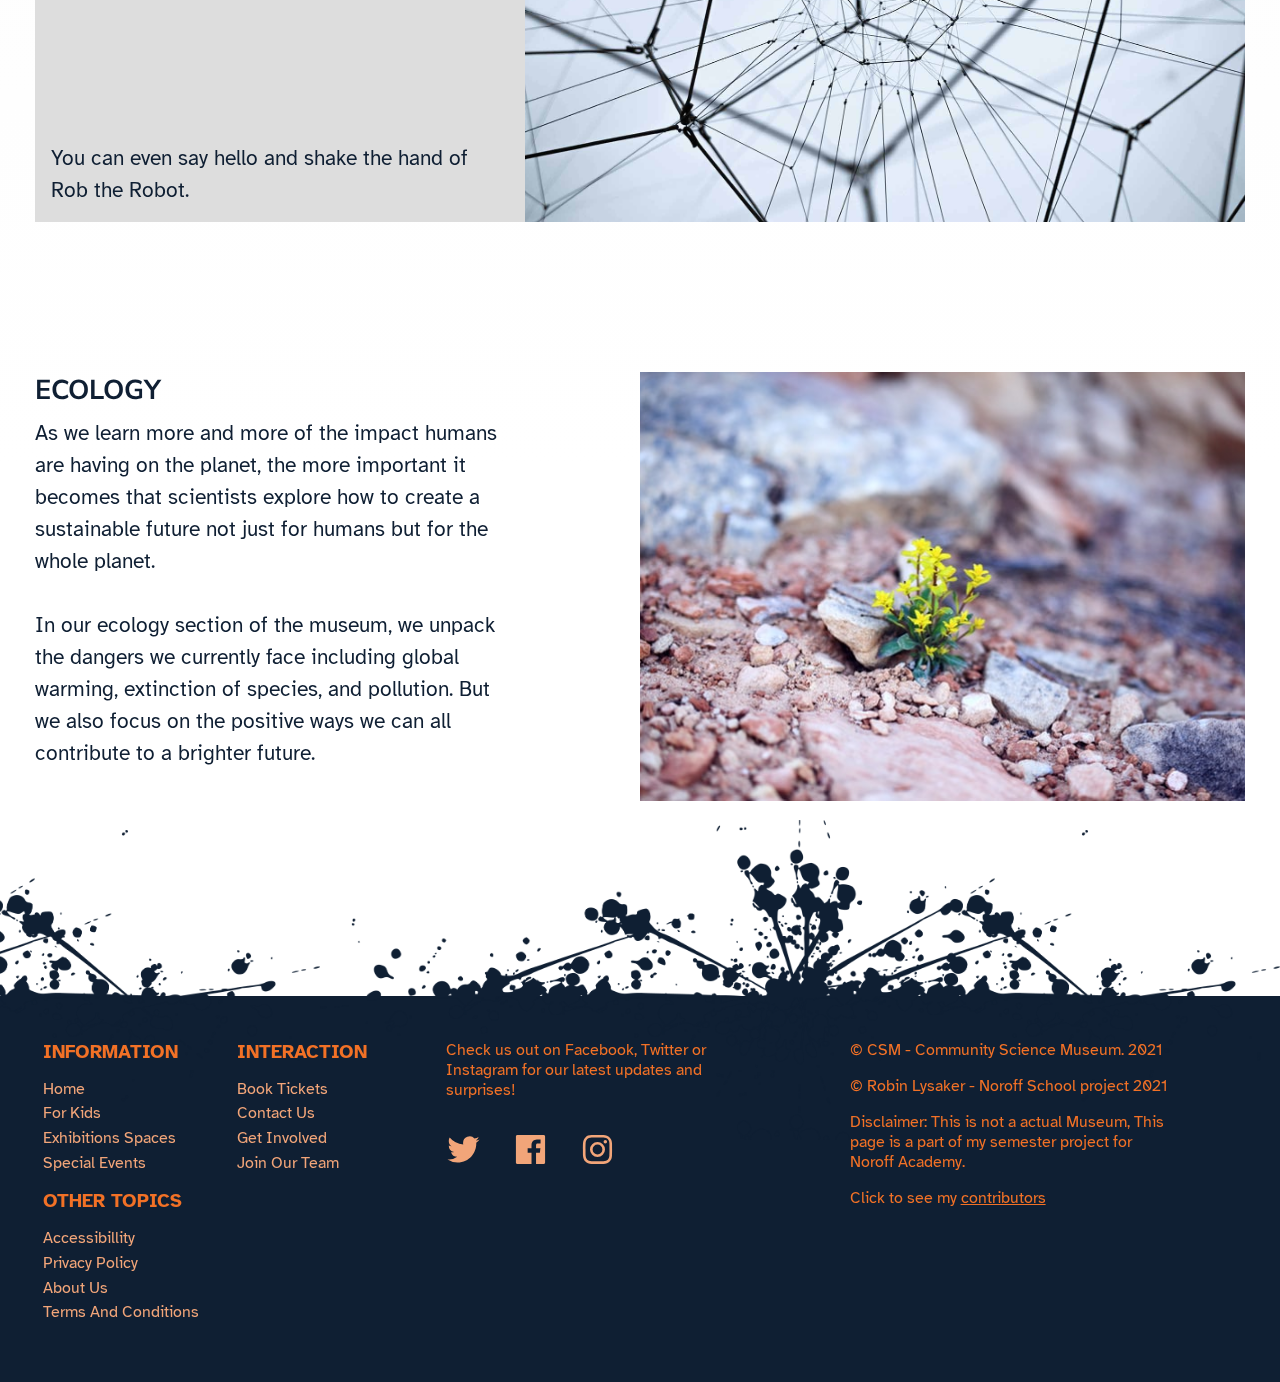
<file: exhibitions.html>
<!DOCTYPE html>
<html lang="en">
    <head>
        <meta charset="UTF-8">
        <meta http-equiv="X-UA-Compatible" content="IE=edge">
        <meta name="author" content="Robin Lysaker" />
        <meta name="copyright" content="Robin Lysaker @ Noroff Studies - 2021" />
        <meta name="viewport" content="width=device-width, initial-scale=1.0">
        <title>CSM | Exhibitions</title>
        <meta name="description" content="Community Science Museum - Information about our exhibitions. Look here if you are curious about what we can offer.">
        <link rel="stylesheet" href="css/main.css">
        <link rel="stylesheet" href="css/media.css">
        <link rel="preconnect" href="https://fonts.googleapis.com">
        <link rel="preconnect" href="https://fonts.gstatic.com" crossorigin>
        <link href="https://fonts.googleapis.com/css2?family=Atkinson+Hyperlegible:wght@400;700&family=Nunito+Sans:wght@300;400;600;800;900&display=swap" rel="stylesheet"> 
    </head>

<body>
    <div class="header-background__small">
        <header>
            <div class="logo-nav">
                <img onclick="location.href='index.html'" src="assets/images/logo-wide.svg" alt="Community" class="logo">
                <nav>
                    <input type="checkbox" class="nav-menu" id="nav-menu">
                    <label class="nav-btn" for="nav-menu"><span class="nav-icon"></span></label>
                    <ul class="totals-menu">
                        <li>
                            <a href="index.html" >Home</a>
                        </li>
                        <li>
                            <a href="booking.html">Tickets</a>
                        </li>
                        <li>
                            <input type="checkbox" class="nav-menu__sub--company" name="nav-menu__sub--company" id="nav-menu__sub--company">
                            <label for="nav-menu__sub--company">Company &#9660;</label>
                            <ul class="totals-menu__sub--company">
                                <li><a href="about.html">About Us</a></li>
                                <li><a href="jobs.html">Job Openings</a></li>
                                <li><a href="involved.html">Get involved</a></li>
                                <li><a href="contact.html">Contact us</a></li>
                                <li><a href="accessibility.html">Visiting and<br>Accessibility</a></li>
                            </ul>
                        </li>
                        <li>
                            <input type="checkbox" class="nav-menu__sub--exhib" name="nav-menu__sub--exhib" id="nav-menu__sub--exhib">
                            <label for="nav-menu__sub--exhib" class="active-page">Things to see &#9660;</label>
                            <ul class="totals-menu__sub--exhib">
                                <li><a href="exhibitionsnews.html">Special Exhibitions</a></li>
                                <li class="active-page"><a href="exhibitions.html">Exhibitions</a></li>
                                <li><a href="kids.html">For kids</a></li>
                            </ul>
                        </li>
                    </ul>
                </nav>
            </div>
        </header>
    </div>
    <main class="exhib-page">
        <h1 class="h1-exhib">exhibitions</h1>
        <section class="cosmology" id="exhib-cosmo">
            <div class="exhib-flex exhib-margin__max" >
                <div>
                    <h2>cosmology</h2>
                    <p>Explore the wonders of our cosmos. Our fantastic exhibition, ‘The Sky Above Us’, explores the night sky and what we can see and know about the universe around us. We’ll locate the various constellations and galaxies that can be seen and learn a bit about the early navigators who used the stars to travel by.</p>
                </div>
                <div>
                    <img src="assets/images/celso-405219.jpg" alt="planets on a line in a dark cosmos">
                    <p>Follow the journey of our solar exploration: from early Arab traders, to Galileo’s telescope, to the latest exploration of the planets in our solar system.</p>
                </div>
            </div>
        </section>
        <section class="exhib-margin__max evolution" id="exhib-evo">
            <img src="assets/images/mammoth-1257288_1920.jpg" alt="skeleton of a mammoth on display">
            <h2>evolution</h2>
            <div class="exhib-flex">
                <p>For centuries, philosophers and scientists have wrestled with the question of our origins. Where do we come from and how did we get here? Since Darwin proposed his theory of evolution we have had a framework for exploring and understanding our place in this world.</p>
                <p>Discover the origins of life on this planet and how the species we know today have evolved our time. You can also take some time to meet a few of the creatures who didn’t survive, including our Woolly Mammoth, the Dodos, and a number of dinosaurs too.</p>
            </div>
            <!-- This element is placed to achieve content in range when pressed link since i need JS to do it properly -->
            <div id="exhib-bio" aria-disabled="true"></div>
        </section>
        <section class="exhib-flex exhib-margin__max biology">
            <img src="assets/images/samuel-zeller-113381-2.jpg" alt="Manikin of a man showing his biology">
            <div>
                <h2>biology and medicine</h2>
                <p>From micro-organisms to the human body, major breakthroughs in biology are offering us unique insights into the great wonders of the tiny world. </p>
                <p>For many people their life expectancy is much longer and their quality of life much improved, thanks to the growth of our understanding of medicine. Over a series of exhibits we explore the history of medicine and take a look at some major breakthroughs including the discovery of penicillin and the first heart transplant. </p>
                <p>Many of our great medicinal discoveries have come not only from the lab, but also from observing animals in the wild. Often our fellow creatures have beat us to it.</p>
            </div>
        </section>
        <section class="exhib-flex exhib-margin__max robotics" id="exhib-robo" >
            <div>
                <h2>robotics and ai</h2>
                <p>The information revolution is here and robotics and artificial intelligence are the science of the future. From useful home applications of AI to industrial uses of robotics, the future is here. </p>
                <p>You can even say hello and shake the hand of Rob the Robot.</p>
            </div>
            <img src="assets/images/william-bout-264826-2.jpg" alt="wires connected in a molecular way">
        </section>
        <section class="exhib-flex exhib-margin__max ecology" id="exhib-eco">
            <div>
                <h2>ecology</h2>
                <p>As we learn more and more of the impact humans are having on the planet, the more important it becomes that scientists explore how to create a sustainable future not just for humans but for the whole planet.</p>
                <p>In our ecology section of the museum, we unpack the dangers we currently face including global warming, extinction of species, and pollution. But we also focus on the positive ways we can all contribute to a brighter future.</p>
            </div>
            <div>
                <img src="assets/images/sharon-mccutcheon-2eAkk5lIkC8-unsplash.jpg" alt="flower growing out of the ground">
            </div>
        </section>
    </main>
    <footer>
        <div class="footer-container">
            <section class="links">
                <div>
                    <h3 class="links-header links-header__info">information</h3>
                    <ul>
                        <li class="links-items"><a href="index.html">home</a></li>
                        <li class="links-items"><a href="kids.html">for kids</a></li>
                        <li class="links-items"><a href="exhibitions.html">exhibitions spaces</a></li>
                        <li class="links-items"><a href="exhibitionsnews.html">special events</a></li>
                    </ul>
                </div>
                <div>
                    <h3 class="links-header links-header__inter">interaction</h3>
                    <ul>
                        <li class="links-items"><a href="booking.html">book tickets</a></li>
                        <li class="links-items"><a href="contact.html">contact us</a></li>
                        <li class="links-items"><a href="involved.html">get involved</a></li>
                        <li class="links-items"><a href="jobs.html">join our team</a></li>
                    </ul>
                </div>
                <div>
                    <h3 class="links-header links-header__other">other topics</h3>
                    <ul>
                        <li class="links-items"><a href="accessibility.html">accessibillity</a></li>
                        <li class="links-items"><a href="privacy.html">privacy policy</a></li>
                        <li class="links-items"><a href="about.html">about us</a></li>                 
                        <li class="links-items"><a href="terms.html">terms and conditions</a></li>
                    </ul>
                </div>
            </section>
            <div class="socials">
                <p class="socials-text">Check us out on Facebook, Twitter or Instagram for our latest updates and surprises! </p>
                <div class="socials-icons">
                    <a href="https://www.twitter.com" class="socials-icons__box"><img src="assets/images/twitter.svg" alt="twitter"></a>
                    <a href="https://www.facebook.com" class="socials-icons__box"><img src="assets/images/facebook.svg" alt="facebook"></a>
                    <a href="https://www.instagram.com" class="socials-icons__box"><img src="assets/images/insta.svg" alt="instagram"></a>
                </div>
            </div>
            <div class="copy">
                <p class="copy-text">© CSM - Community Science Museum. 2021</p>
                <p class="copy-text">© Robin Lysaker - Noroff School project 2021</p>
                <p class="copy-text">Disclaimer: This is not a actual Museum, This page is a part of my semester project for Noroff Academy.</p>
                <p class="copy-text">Click to see my <a href="contributors.html">contributors</a></p>
            </div>
        </div>
    </footer>
</body>
</html>
</file>
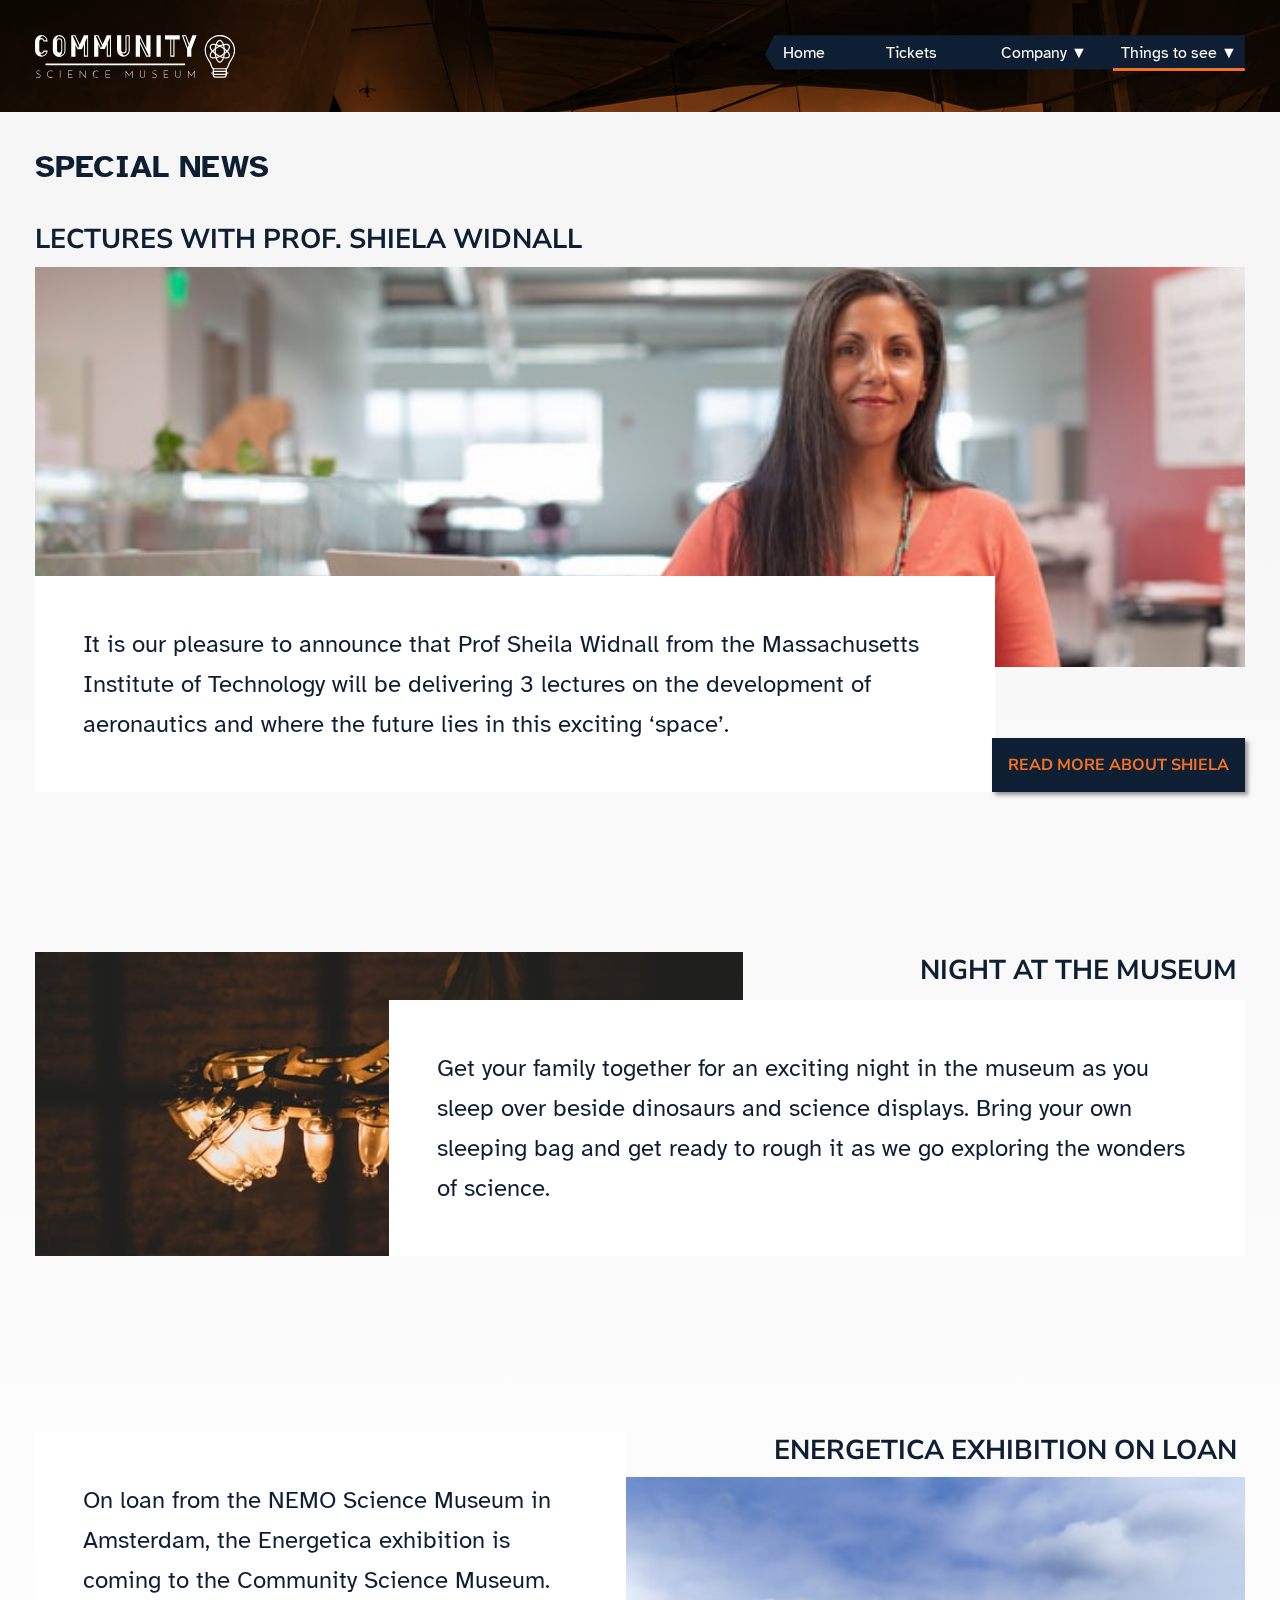
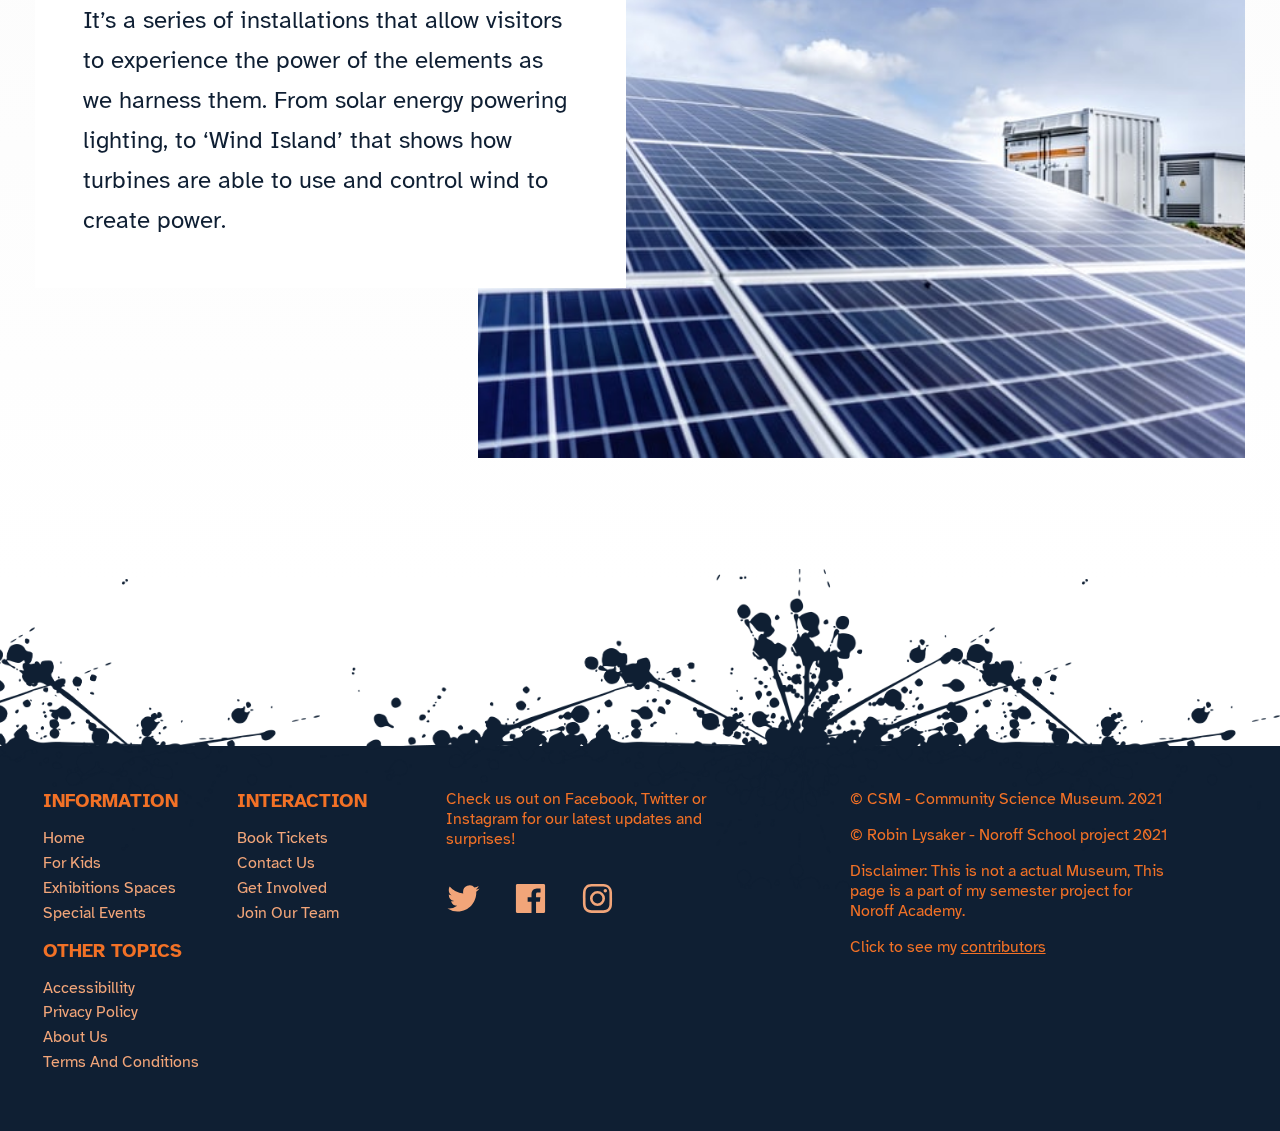
<file: exhibitionsnews.html>
<!DOCTYPE html>
<html lang="en">
    <head>
        <meta charset="UTF-8">
        <meta http-equiv="X-UA-Compatible" content="IE=edge">
        <meta name="author" content="Robin Lysaker" />
        <meta name="copyright" content="Robin Lysaker @ Noroff Studies - 2021" />
        <meta name="viewport" content="width=device-width, initial-scale=1.0">
        <title>CSM | Specials</title>
        <meta name="description" content="Community Science Museum - Information about the newest activities at CSM">
        <link rel="stylesheet" href="css/main.css">
        <link rel="stylesheet" href="css/media.css">
        <link rel="preconnect" href="https://fonts.googleapis.com">
        <link rel="preconnect" href="https://fonts.gstatic.com" crossorigin>
        <link href="https://fonts.googleapis.com/css2?family=Atkinson+Hyperlegible:wght@400;700&family=Nunito+Sans:wght@300;400;600;800;900&display=swap" rel="stylesheet"> 
    </head>

<body>
    <div class="header-background__small">
        <header>
            <div class="logo-nav">
                <img onclick="location.href='index.html'" src="assets/images/logo-wide.svg" alt="Community" class="logo">
                <nav>
                    <input type="checkbox" class="nav-menu" id="nav-menu">
                    <label class="nav-btn" for="nav-menu"><span class="nav-icon"></span></label>
                    <ul class="totals-menu">
                        <li>
                            <a href="index.html" >Home</a>
                        </li>
                        <li>
                            <a href="booking.html">Tickets</a>
                        </li>
                        <li>
                            <input type="checkbox" class="nav-menu__sub--company" name="nav-menu__sub--company" id="nav-menu__sub--company">
                            <label for="nav-menu__sub--company">Company &#9660;</label>
                            <ul class="totals-menu__sub--company">
                                <li><a href="about.html">About Us</a></li>
                                <li><a href="jobs.html">Job Openings</a></li>
                                <li><a href="involved.html">Get involved</a></li>
                                <li><a href="contact.html">Contact us</a></li>
                                <li><a href="accessibility.html">Visiting and<br>Accessibility</a></li>
                            </ul>
                        </li>
                        <li>
                            <input type="checkbox" class="nav-menu__sub--exhib" name="nav-menu__sub--exhib" id="nav-menu__sub--exhib">
                            <label for="nav-menu__sub--exhib" class="active-page">Things to see &#9660;</label>
                            <ul class="totals-menu__sub--exhib">
                                <li class="active-page"><a href="exhibitionsnews.html">Special Exhibitions</a></li>
                                <li><a href="exhibitions.html">Exhibitions</a></li>
                                <li><a href="kids.html">For kids</a></li>
                            </ul>
                        </li>
                    </ul>
                </nav>
            </div>
        </header>
    </div>
    <main class="exhib-news">
        <h1>special news</h1>
        <section>
            <h2>lectures with prof. shiela widnall</h2>
            <div class="exhib-news__shiela" id="exhib-shiela">
                <img src="assets/images/linkedin-sales-solutions-QgYvORVDdd8-unsplash.jpg" alt="Prof sheila widnall at a desk">
                <p>It is our pleasure to announce that Prof Sheila Widnall from the Massachusetts Institute of Technology will be delivering 3 lectures on the development of aeronautics and where the future lies in this exciting ‘space’.</p>
                <a href="https://en.wikipedia.org/wiki/Sheila_Widnall">read more about shiela</a>
            </div>
        </section>
        <section class="exhib-news__grid" id="exhib-night">
            <h2>Night at the museum</h2>
            <p>Get your family together for an exciting night in the museum as you sleep over beside dinosaurs and science displays. Bring your own sleeping bag and get ready to rough it as we go exploring the wonders of science.</p>
            <img src="assets/images/alexandra-k-UPm7_esiLmY-unsplash(1).jpg" alt="light in the roof at night">
        </section>
        <section class="exhib-news__energ" id="exhib-energ">
            <h2>energetica exhibition on loan</h2>
            <p>On loan from the NEMO Science Museum in Amsterdam, the Energetica exhibition is coming to the Community Science Museum. It’s a series of installations that allow visitors to experience the power of the elements as we harness them. From solar energy powering lighting, to ‘Wind Island’ that shows how turbines are able to use and control wind to create power.</p>
            <img src="assets/images/sungrow-emea-ceTSHQ0qars-unsplash.jpg" alt="solar panel">
        </section>
    </main>
    <footer>
        <div class="footer-container">
            <section class="links">
                <div>
                    <h3 class="links-header links-header__info">information</h3>
                    <ul>
                        <li class="links-items"><a href="index.html">home</a></li>
                        <li class="links-items"><a href="kids.html">for kids</a></li>
                        <li class="links-items"><a href="exhibitions.html">exhibitions spaces</a></li>
                        <li class="links-items"><a href="exhibitionsnews.html">special events</a></li>
                    </ul>
                </div>
                <div>
                    <h3 class="links-header links-header__inter">interaction</h3>
                    <ul>
                        <li class="links-items"><a href="booking.html">book tickets</a></li>
                        <li class="links-items"><a href="contact.html">contact us</a></li>
                        <li class="links-items"><a href="involved.html">get involved</a></li>
                        <li class="links-items"><a href="jobs.html">join our team</a></li>
                    </ul>
                </div>
                <div>
                    <h3 class="links-header links-header__other">other topics</h3>
                    <ul>
                        <li class="links-items"><a href="accessibility.html">accessibillity</a></li>
                        <li class="links-items"><a href="privacy.html">privacy policy</a></li>
                        <li class="links-items"><a href="about.html">about us</a></li>                 
                        <li class="links-items"><a href="terms.html">terms and conditions</a></li>
                    </ul>
                </div>
            </section>
            <div class="socials">
                <p class="socials-text">Check us out on Facebook, Twitter or Instagram for our latest updates and surprises! </p>
                <div class="socials-icons">
                    <a href="https://www.twitter.com" class="socials-icons__box"><img src="assets/images/twitter.svg" alt="twitter"></a>
                    <a href="https://www.facebook.com" class="socials-icons__box"><img src="assets/images/facebook.svg" alt="facebook"></a>
                    <a href="https://www.instagram.com" class="socials-icons__box"><img src="assets/images/insta.svg" alt="instagram"></a>
                </div>
            </div>
            <div class="copy">
                <p class="copy-text">© CSM - Community Science Museum. 2021</p>
                <p class="copy-text">© Robin Lysaker - Noroff School project 2021</p>
                <p class="copy-text">Disclaimer: This is not a actual Museum, This page is a part of my semester project for Noroff Academy.</p>
                <p class="copy-text">Click to see my <a href="contributors.html">contributors</a></p>
            </div>
        </div>
    </footer>
</body>
</html>
</file>
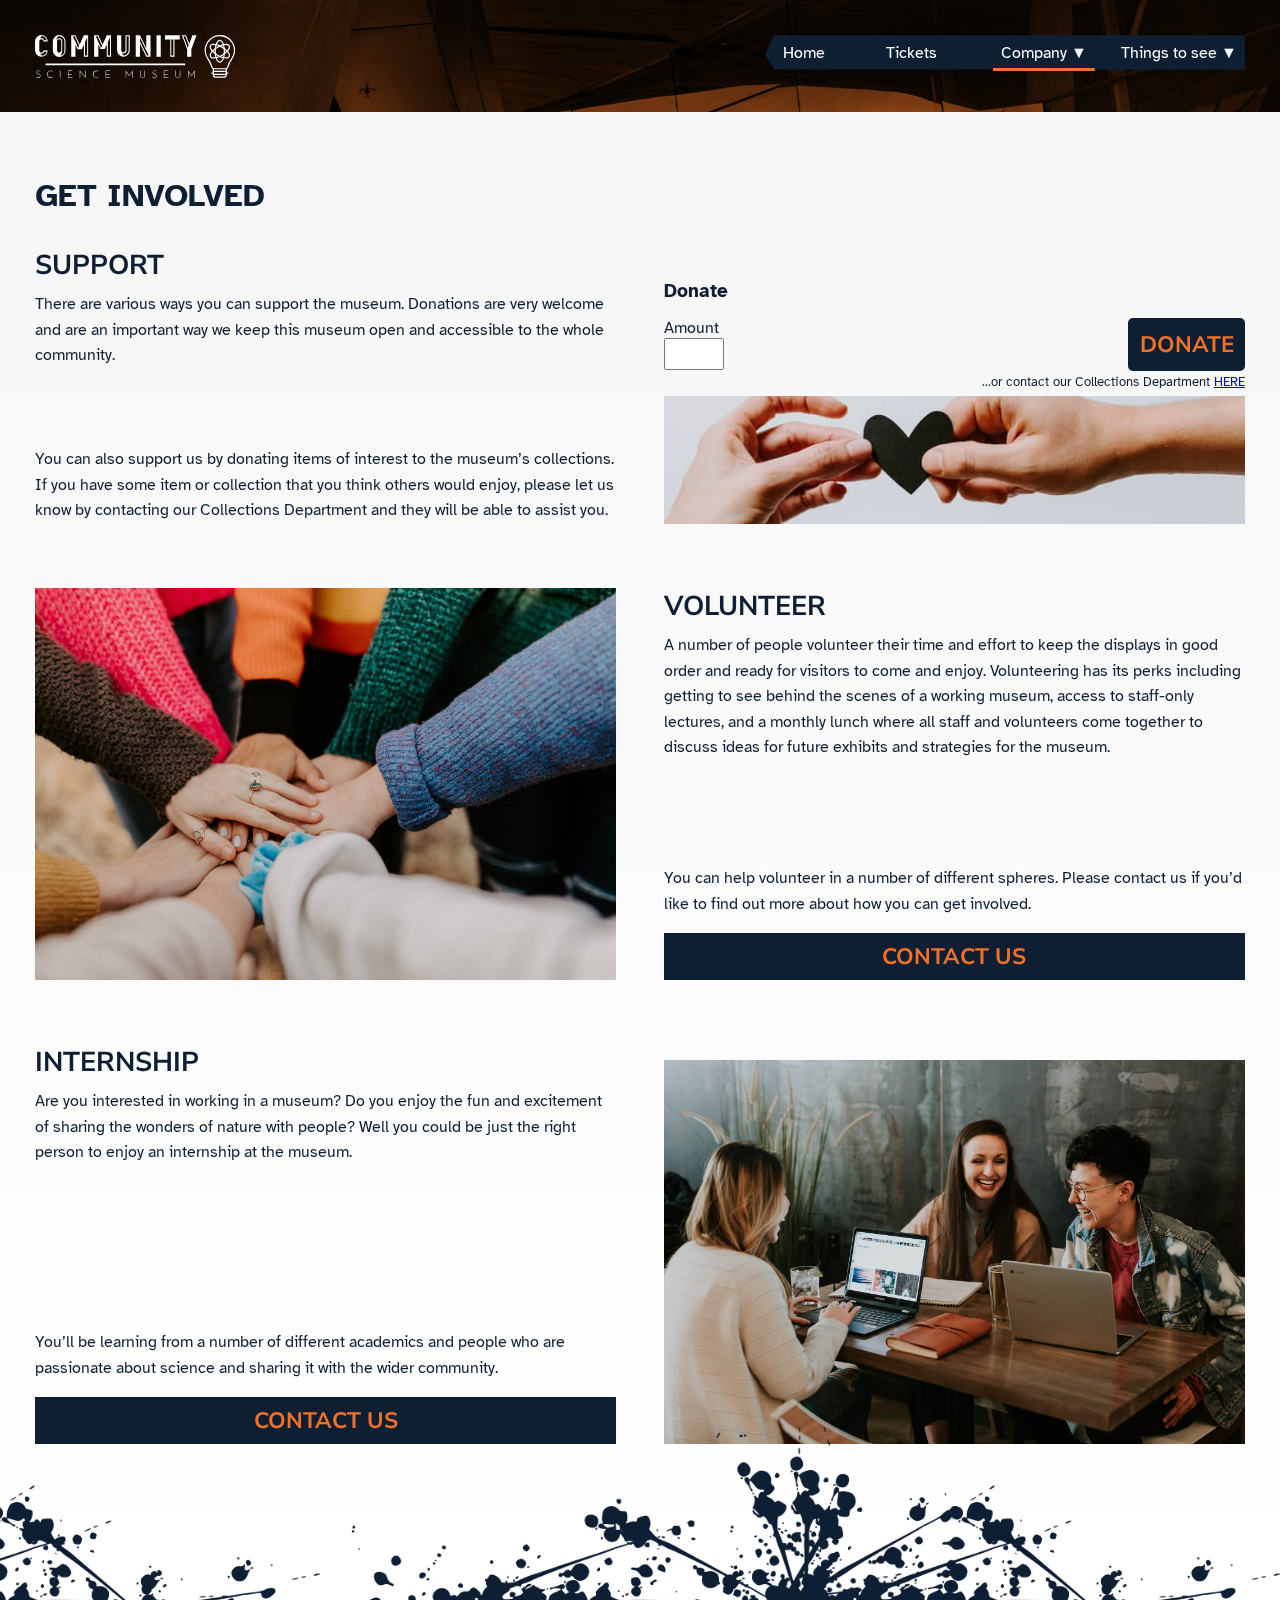
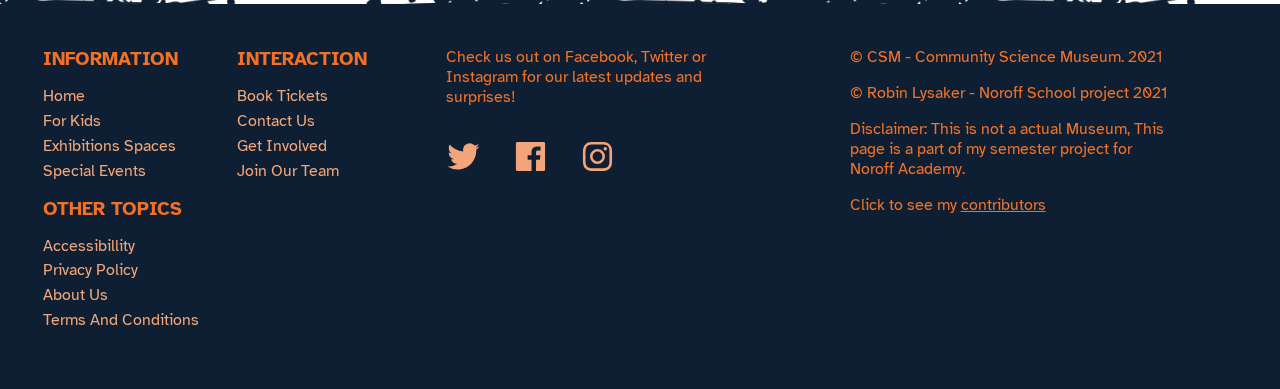
<file: involved.html>
<!DOCTYPE html>
<html lang="en">
    <head>
        <meta charset="UTF-8">
        <meta http-equiv="X-UA-Compatible" content="IE=edge">
        <meta name="author" content="Robin Lysaker" />
        <meta name="copyright" content="Robin Lysaker @ Noroff Studies - 2021" />
        <meta name="viewport" content="width=device-width, initial-scale=1.0">
        <title>CSM | Involved</title>
        <meta name="description" content="Community Science Museum - Want to get involved in our company? Here you will find informationa about internships / Volunteering and Donations">
    <link rel="stylesheet" href="css/main.css">
    <link rel="stylesheet" href="css/media.css">
    <link rel="preconnect" href="https://fonts.googleapis.com">
    <link rel="preconnect" href="https://fonts.gstatic.com" crossorigin>
    <link href="https://fonts.googleapis.com/css2?family=Atkinson+Hyperlegible:wght@400;700&family=Nunito+Sans:wght@300;400;600;800;900&display=swap" rel="stylesheet"> 
</head>

<body>
    <div class="header-background__small">
        <header>
            <div class="logo-nav">
                <img onclick="location.href='index.html'" src="assets/images/logo-wide.svg" alt="Community" class="logo">
                <nav>
                    <input type="checkbox" class="nav-menu" id="nav-menu">
                    <label class="nav-btn" for="nav-menu"><span class="nav-icon"></span></label>
                    <ul class="totals-menu">
                        <li>
                            <a href="index.html" >Home</a>
                        </li>
                        <li>
                            <a href="booking.html">Tickets</a>
                        </li>
                        <li>
                            <input type="checkbox" class="nav-menu__sub--company" name="nav-menu__sub--company" id="nav-menu__sub--company">
                            <label for="nav-menu__sub--company" class="active-page">Company &#9660;</label>
                            <ul class="totals-menu__sub--company">
                                <li><a href="about.html">About Us</a></li>
                                <li><a href="jobs.html">Job Openings</a></li>
                                <li class="active-page"><a href="involved.html">Get involved</a></li>
                                <li><a href="contact.html">Contact us</a></li>
                                <li><a href="accessibility.html">Visiting and<br>Accessibility</a></li>
                            </ul>
                        </li>
                        <li>
                            <input type="checkbox" class="nav-menu__sub--exhib" name="nav-menu__sub--exhib" id="nav-menu__sub--exhib">
                            <label for="nav-menu__sub--exhib">Things to see &#9660;</label>
                            <ul class="totals-menu__sub--exhib">
                                <li><a href="exhibitionsnews.html">Special Exhibitions</a></li>
                                <li><a href="exhibitions.html">Exhibitions</a></li>
                                <li><a href="kids.html">For kids</a></li>
                            </ul>
                        </li>
                    </ul>
                </nav>
            </div>
        </header>
    </div>
    <main class="involved">
        <h1>get involved</h1>

        <section class="involved-support">
            <div class="involved-support__left">
                <h2>Support</h2>
                <p>There are various ways you can support the museum. Donations are very welcome and are an important way we keep this museum open and accessible to the whole community. </p>
                <p>You can also support us by donating items of interest to the museum’s collections. If you have some item or collection that you think others would enjoy, please let us know by contacting our Collections Department and they will be able to assist you.</p>
            </div>
            <div class="involved-support__right">
                <h3>Donate</h3>
                <form action="" method="post" data-netlify="true">
                    <label for="donation-form">Amount</label>
                    <input type="number" id="donation-form">
                    <button class="cta-style__blue" type="submit">Donate</button>
                </form>
                <p>...or contact our Collections Department <a href="contact.html">HERE</a></p>
                <div class="involved-support__right--img">
                    <img src="assets/images/kelly-sikkema-4le7k9XVYjE-unsplash.jpg" alt="two hands holding a heart">
                </div>
            </div>
        </section>
        <section class="involved-volunteer">
            <div class="involved-volunteer__img">
                <img src="assets/images/hannah-busing-Zyx1bK9mqmA-unsplash.jpg" alt="group of people gathering their hands in a circle">
            </div>
            <div class="involved-volunteer__right">
                <h2>Volunteer</h2>
                <p>A number of people volunteer their time and effort to keep the displays in good order and ready for visitors to come and enjoy. Volunteering has its perks including getting to see behind the scenes of a working museum, access to staff-only lectures, and a monthly lunch where all staff and volunteers come together to discuss ideas for future exhibits and strategies for the museum.</p>
                <p>You can help volunteer in a number of different spheres. Please contact us if you’d like to find out more about how you can get involved.</p>
                <a class="cta-style__blue" href="contact.html">contact us</a>
            </div>
        </section>
        <section class="involved-internship">
            <div class="involved-internship__left">
                <h2>internship</h2>
                <p>Are you interested in working in a museum? Do you enjoy the fun and excitement of sharing the wonders of nature with people? Well you could be just the right person to enjoy an internship at the museum.</p>
                <p>You’ll be learning from a number of different academics and people who are passionate about science and sharing it with the wider community.</p>
                <a class="cta-style__blue" href="contact.html">contact us</a>
            </div>
            <div class="involved-internship__img">
                <img src="assets/images/brooke-cagle-g1Kr4Ozfoac-unsplash.jpg" alt="interns sitting at a desk working together">
            </div>
        </section>
    </main>
    <footer>
        <div class="footer-container">
            <section class="links">
                <div>
                    <h3 class="links-header links-header__info">information</h3>
                    <ul>
                        <li class="links-items"><a href="index.html">home</a></li>
                        <li class="links-items"><a href="kids.html">for kids</a></li>
                        <li class="links-items"><a href="exhibitions.html">exhibitions spaces</a></li>
                        <li class="links-items"><a href="exhibitionsnews.html">special events</a></li>
                    </ul>
                </div>
                <div>
                    <h3 class="links-header links-header__inter">interaction</h3>
                    <ul>
                        <li class="links-items"><a href="booking.html">book tickets</a></li>
                        <li class="links-items"><a href="contact.html">contact us</a></li>
                        <li class="links-items"><a href="involved.html">get involved</a></li>
                        <li class="links-items"><a href="jobs.html">join our team</a></li>
                    </ul>
                </div>
                <div>
                    <h3 class="links-header links-header__other">other topics</h3>
                    <ul>
                        <li class="links-items"><a href="accessibility.html">accessibillity</a></li>
                        <li class="links-items"><a href="privacy.html">privacy policy</a></li>
                        <li class="links-items"><a href="about.html">about us</a></li>                 
                        <li class="links-items"><a href="terms.html">terms and conditions</a></li>
                    </ul>
                </div>
            </section>
            <div class="socials">
                <p class="socials-text">Check us out on Facebook, Twitter or Instagram for our latest updates and surprises! </p>
                <div class="socials-icons">
                    <a href="https://www.twitter.com" class="socials-icons__box"><img src="assets/images/twitter.svg" alt="twitter"></a>
                    <a href="https://www.facebook.com" class="socials-icons__box"><img src="assets/images/facebook.svg" alt="facebook"></a>
                    <a href="https://www.instagram.com" class="socials-icons__box"><img src="assets/images/insta.svg" alt="instagram"></a>
                </div>
            </div>
            <div class="copy">
                <p class="copy-text">© CSM - Community Science Museum. 2021</p>
                <p class="copy-text">© Robin Lysaker - Noroff School project 2021</p>
                <p class="copy-text">Disclaimer: This is not a actual Museum, This page is a part of my semester project for Noroff Academy.</p>
                <p class="copy-text">Click to see my <a href="contributors.html">contributors</a></p>
            </div>
        </div>
    </footer>
</body>
</html>
</file>
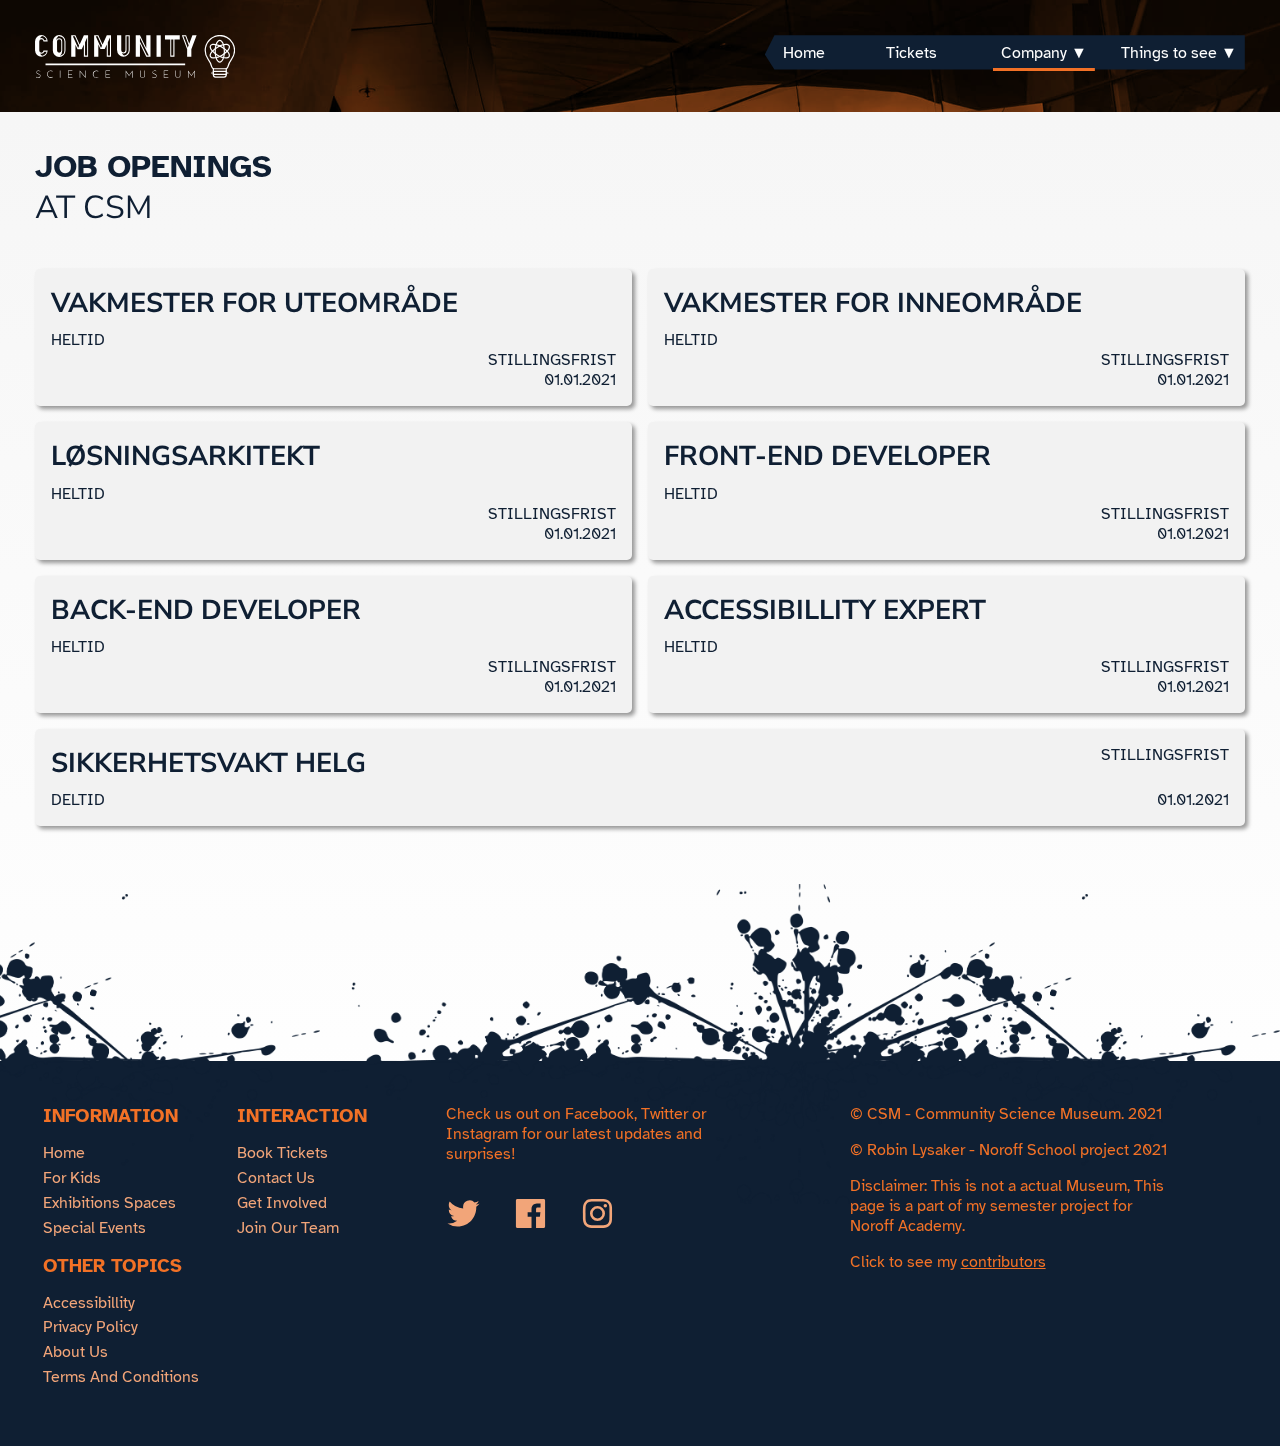
<file: jobs.html>
<!DOCTYPE html>
<html lang="en">
<head>
    <meta charset="UTF-8">
    <meta http-equiv="X-UA-Compatible" content="IE=edge">
        <meta name="author" content="Robin Lysaker" />
        <meta name="copyright" content="Robin Lysaker @ Noroff Studies - 2021" />
    <meta name="viewport" content="width=device-width, initial-scale=1.0">
    <title>CSM | Jobs</title>
    <meta name="description" content="Community Science Museum - What jobs are available at CSM? Here is where you will find it out!">
    <link rel="stylesheet" href="css/main.css">
    <link rel="stylesheet" href="css/media.css">
    <link rel="preconnect" href="https://fonts.googleapis.com">
    <link rel="preconnect" href="https://fonts.gstatic.com" crossorigin>
    <link href="https://fonts.googleapis.com/css2?family=Atkinson+Hyperlegible:wght@400;700&family=Nunito+Sans:wght@300;400;600;800;900&display=swap" rel="stylesheet"> 
</head>
<body>
    <div class="header-background__small">
        <header>
            <div class="logo-nav">
                <img onclick="location.href='index.html'" src="assets/images/logo-wide.svg" alt="Community" class="logo">
                <nav>
                    <input type="checkbox" class="nav-menu" id="nav-menu">
                    <label class="nav-btn" for="nav-menu"><span class="nav-icon"></span></label>
                    <ul class="totals-menu">
                        <li>
                            <a href="index.html" >Home</a>
                        </li>
                        <li>
                            <a href="booking.html">Tickets</a>
                        </li>
                        <li>
                            <input tabindex="0" type="checkbox" class="nav-menu__sub--company" name="nav-menu__sub--company" id="nav-menu__sub--company">
                            <label for="nav-menu__sub--company" class="active-page" >Company &#9660;</label>
                            <ul class="totals-menu__sub--company">
                                <li><a href="about.html">About Us</a></li>
                                <li class="active-page"><a href="jobs.html">Job Openings</a></li>
                                <li><a href="involved.html">Get involved</a></li>
                                <li><a href="contact.html">Contact us</a></li>
                                <li><a href="accessibility.html">Visiting and<br>Accessibility</a></li>
                            </ul>
                        </li>
                        <li>
                            <input type="checkbox" class="nav-menu__sub--exhib" name="nav-menu__sub--exhib" id="nav-menu__sub--exhib">
                            <label for="nav-menu__sub--exhib" tabindex="0">Things to see &#9660;</label>
                            <ul class="totals-menu__sub--exhib">
                                <li><a href="exhibitionsnews.html">Special Exhibitions</a></li>
                                <li><a href="exhibitions.html">Exhibitions</a></li>
                                <li><a href="kids.html">For kids</a></li>
                            </ul>
                        </li>
                    </ul>
                </nav>
            </div>
        </header>
    </div>
    <main class="jobs-margin">
        <h1>job openings</h1>
        <p>at csm</p>
        <div class="jobs-flex__container">
            <section class="jobs-card" tabindex="0">
                <div class="left">
                    <h2>Vakmester for uteområde</h2>
                    <p>heltid</p>
                </div>
                <div class="right">
                    <p>stillingsfrist</p>
                    <p>01.01.2021</p>
                </div>
            </section>
            <section class="jobs-card" tabindex="0">
                <div class="left">
                    <h2>Vakmester for inneområde</h2>
                    <p>heltid</p>
                </div>
                <div class="right">
                    <p>stillingsfrist</p>
                    <p>01.01.2021</p>
                </div>
            </section>
            <section class="jobs-card" tabindex="0">
                <div class="left">
                    <h2>Løsningsarkitekt</h2>
                    <p>heltid</p>
                </div>
                <div class="right">
                    <p>stillingsfrist</p>
                    <p>01.01.2021</p>
                </div>
            </section>
            <section class="jobs-card" tabindex="0">
                <div class="left">
                    <h2>Front-end Developer</h2>
                    <p>heltid</p>
                </div>
                <div class="right">
                    <p>stillingsfrist</p>
                    <p>01.01.2021</p>
                </div>
            </section>
            <section class="jobs-card" tabindex="0">
                <div class="left">
                    <h2>Back-end Developer</h2>
                    <p>heltid</p>
                </div>
                <div class="right">
                    <p>stillingsfrist</p>
                    <p>01.01.2021</p>
                </div>
            </section>
            <section class="jobs-card" tabindex="0">
                <div class="left">
                    <h2>accessibillity expert</h2>
                    <p>heltid</p>
                </div>
                <div class="right">
                    <p>stillingsfrist</p>
                    <p>01.01.2021</p>
                </div>
            </section>
            <section class="jobs-card" tabindex="0">
                <div class="left">
                    <h2>Sikkerhetsvakt helg</h2>
                    <p>deltid</p>
                </div>
                <div class="right">
                    <p>stillingsfrist</p>
                    <p>01.01.2021</p>
                </div>
            </section>
        </div>
    </main>
    <footer>
        <div class="footer-container">
            <section class="links">
                <div>
                    <h3 class="links-header links-header__info">information</h3>
                    <ul>
                        <li class="links-items"><a href="index.html">home</a></li>
                        <li class="links-items"><a href="kids.html">for kids</a></li>
                        <li class="links-items"><a href="exhibitions.html">exhibitions spaces</a></li>
                        <li class="links-items"><a href="exhibitionsnews.html">special events</a></li>
                    </ul>
                </div>
                <div>
                    <h3 class="links-header links-header__inter">interaction</h3>
                    <ul>
                        <li class="links-items"><a href="booking.html">book tickets</a></li>
                        <li class="links-items"><a href="contact.html">contact us</a></li>
                        <li class="links-items"><a href="involved.html">get involved</a></li>
                        <li class="links-items"><a href="jobs.html">join our team</a></li>
                    </ul>
                </div>
                <div>
                    <h3 class="links-header links-header__other">other topics</h3>
                    <ul>
                        <li class="links-items"><a href="accessibility.html">accessibillity</a></li>
                        <li class="links-items"><a href="privacy.html">privacy policy</a></li>
                        <li class="links-items"><a href="about.html">about us</a></li>                 
                        <li class="links-items"><a href="terms.html">terms and conditions</a></li>
                    </ul>
                </div>
            </section>
            <div class="socials">
                <p class="socials-text">Check us out on Facebook, Twitter or Instagram for our latest updates and surprises! </p>
                <div class="socials-icons">
                    <a href="https://www.twitter.com" class="socials-icons__box"><img src="assets/images/twitter.svg" alt="twitter"></a>
                    <a href="https://www.facebook.com" class="socials-icons__box"><img src="assets/images/facebook.svg" alt="facebook"></a>
                    <a href="https://www.instagram.com" class="socials-icons__box"><img src="assets/images/insta.svg" alt="instagram"></a>
                </div>
            </div>
            <div class="copy">
                <p class="copy-text">© CSM - Community Science Museum. 2021</p>
                <p class="copy-text">© Robin Lysaker - Noroff School project 2021</p>
                <p class="copy-text">Disclaimer: This is not a actual Museum, This page is a part of my semester project for Noroff Academy.</p>
                <p class="copy-text">Click to see my <a href="contributors.html">contributors</a></p>
            </div>
        </div>
    </footer>
</body>
</html>
</file>
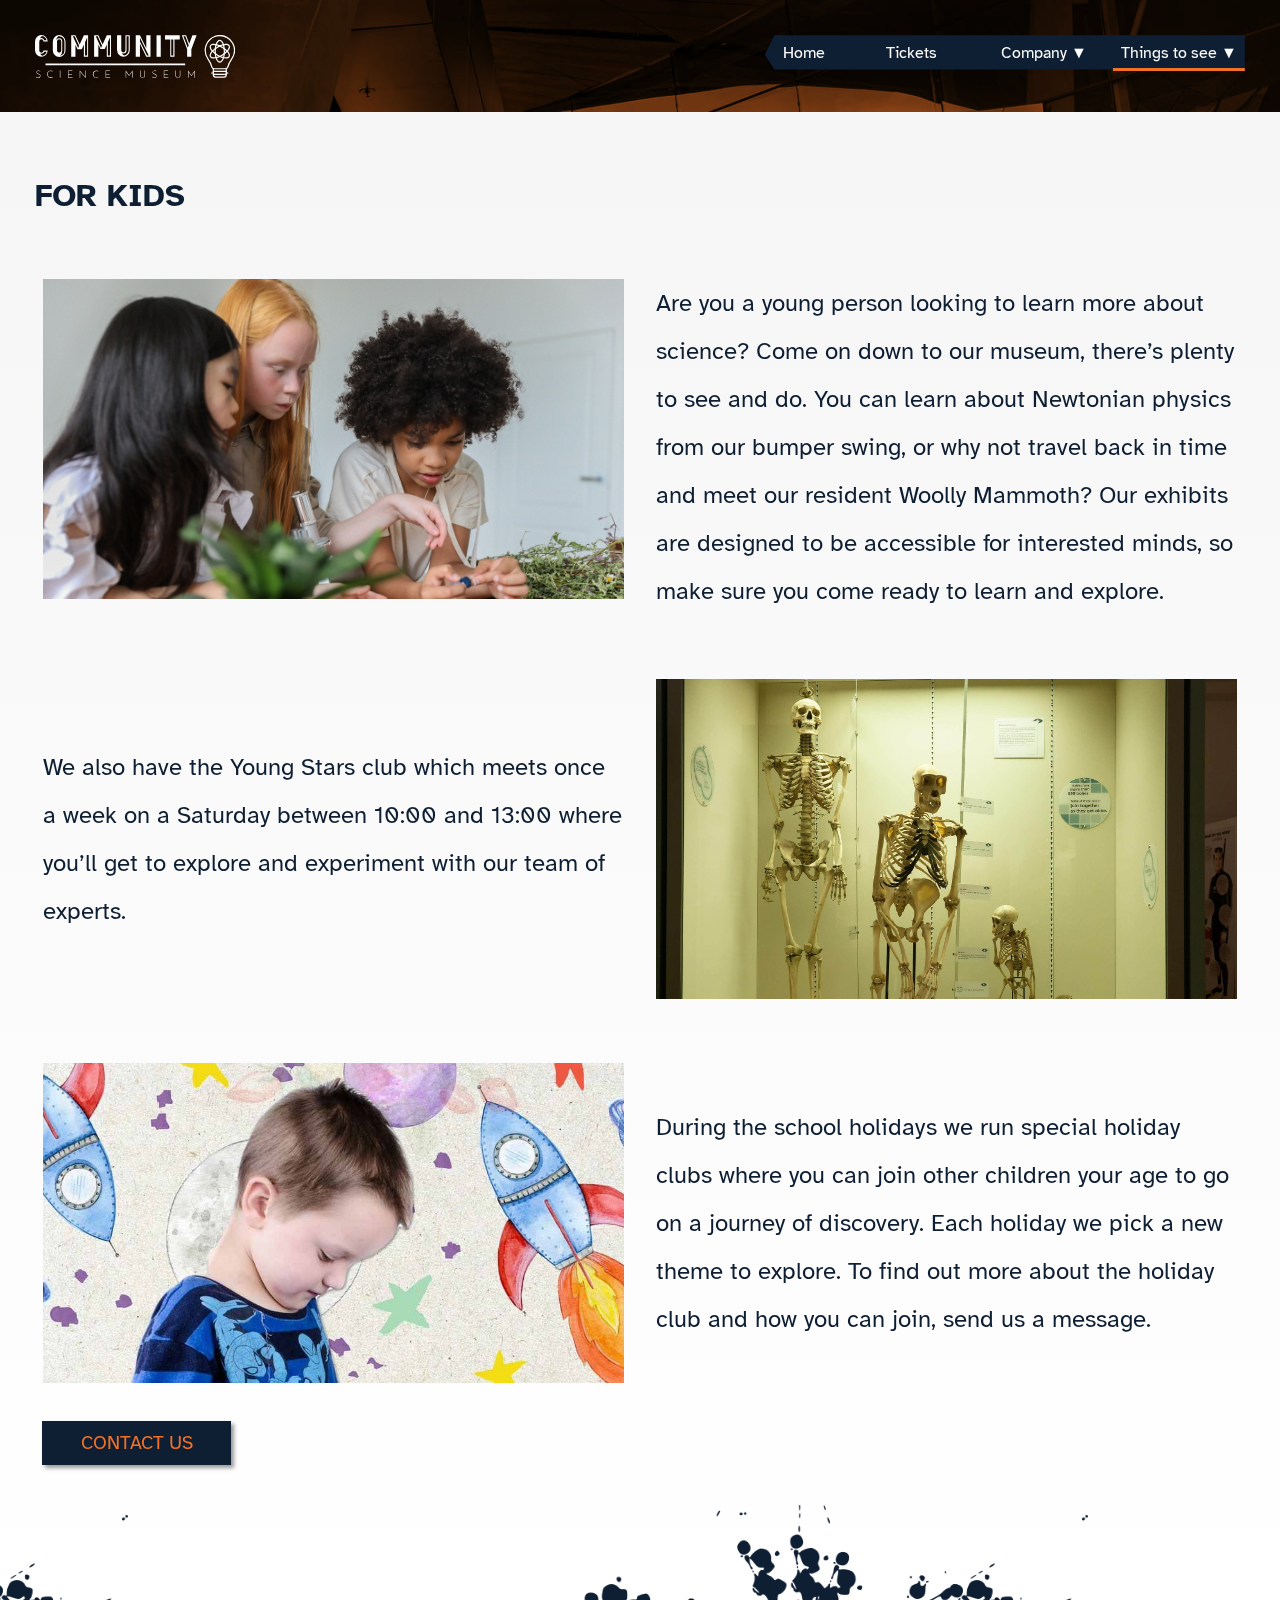
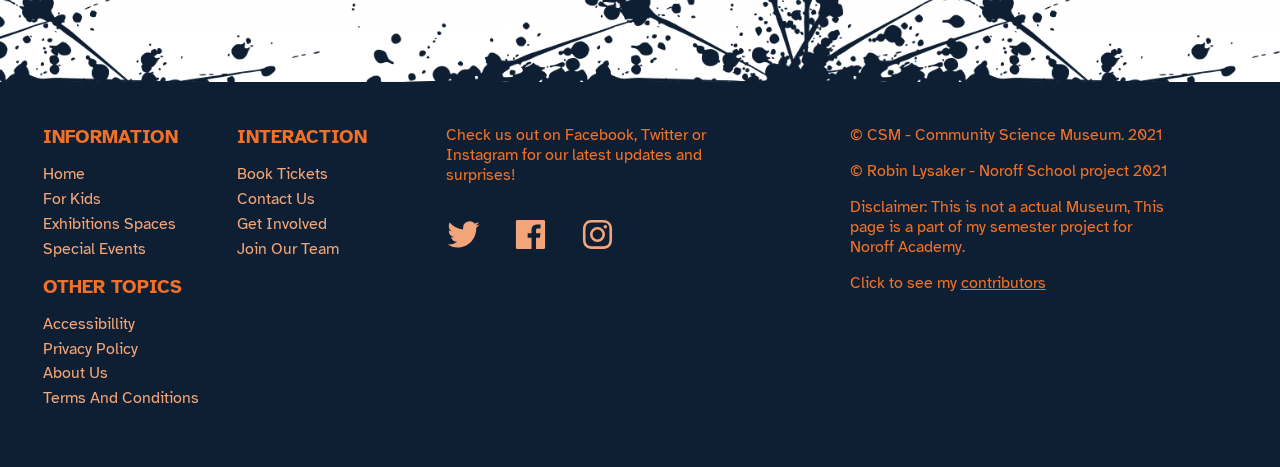
<file: kids.html>
<!DOCTYPE html>
<html lang="en">
    <head>
        <meta charset="UTF-8">
        <meta http-equiv="X-UA-Compatible" content="IE=edge">
        <meta name="author" content="Robin Lysaker" />
        <meta name="copyright" content="Robin Lysaker @ Noroff Studies - 2021" />
        <meta name="viewport" content="width=device-width, initial-scale=1.0">
        <title>CSM | For Kids</title>
        <meta name="description" content="Community Science Museum - Information about what we can offer our youngest visitors">
        <link rel="stylesheet" href="css/main.css">
        <link rel="stylesheet" href="css/media.css">
        <link rel="preconnect" href="https://fonts.googleapis.com">
        <link rel="preconnect" href="https://fonts.gstatic.com" crossorigin>
        <link href="https://fonts.googleapis.com/css2?family=Atkinson+Hyperlegible:wght@400;700&family=Nunito+Sans:wght@300;400;600;800;900&display=swap" rel="stylesheet"> 
    </head>

<body>
    <div class="header-background__small">
        <header>
            <div class="logo-nav">
                <img onclick="location.href='index.html'" src="assets/images/logo-wide.svg" alt="Community" class="logo">
                <nav>
                    <input type="checkbox" class="nav-menu" id="nav-menu">
                    <label class="nav-btn" for="nav-menu"><span class="nav-icon"></span></label>
                    <ul class="totals-menu">
                        <li>
                            <a href="index.html" >Home</a>
                        </li>
                        <li>
                            <a href="booking.html">Tickets</a>
                        </li>
                        <li>
                            <input type="checkbox" class="nav-menu__sub--company" name="nav-menu__sub--company" id="nav-menu__sub--company">
                            <label for="nav-menu__sub--company">Company &#9660;</label>
                            <ul class="totals-menu__sub--company">
                                <li><a href="about.html">About Us</a></li>
                                <li><a href="jobs.html">Job Openings</a></li>
                                <li><a href="involved.html">Get involved</a></li>
                                <li><a href="contact.html">Contact us</a></li>
                                <li><a href="accessibility.html">Visiting and<br>Accessibility</a></li>
                            </ul>
                        </li>
                        <li>
                            <input type="checkbox" class="nav-menu__sub--exhib" name="nav-menu__sub--exhib" id="nav-menu__sub--exhib">
                            <label for="nav-menu__sub--exhib" class="active-page">Things to see &#9660;</label>
                            <ul class="totals-menu__sub--exhib">
                                <li><a href="exhibitionsnews.html">Special Exhibitions</a></li>
                                <li><a href="exhibitions.html">Exhibitions</a></li>
                                <li class="active-page"><a href="kids.html">For kids</a></li>
                            </ul>
                        </li>
                    </ul>
                </nav>
            </div>
        </header>
    </div>
    <main class="kids-margin">
        <h1>for kids</h1>
        <div class="flex-content">
            <img class="kids-img" src="assets/images/pexels-monstera-5063444.jpg" alt="Three kids doing science">
            <p class="kids-text">Are you a young person looking to learn more about science? Come on down to our museum, there’s plenty to see and do.
You can learn about Newtonian physics from our bumper swing, or why not travel back in time and meet our resident Woolly Mammoth? Our exhibits are designed to be accessible for interested minds, so make sure you come ready to learn and explore.</p>
        </div>
        <div class="flex-content">
            <img class="kids-img kids-float" src="assets/images/skeleton-414543_1920.jpg" alt="skeletons in a display">
            <p class="kids-text">We also have the Young Stars club which meets once a week on a Saturday between 10:00 and 13:00 where you’ll get to explore and experiment with our team of experts.</p>
        </div>
        <div class="flex-content">
            <img class="kids-img" src="assets/images/reading-2762010_1280.jpg" alt="A kid reading a science book in our library">
            <p class="kids-text">During the school holidays we run special holiday clubs where you can join other children your age to go on a journey of discovery. Each holiday we pick a new theme to explore. To find out more about the holiday club and how you can join, send us a message.</p>
        </div>
        <a class="cta-btn__blue--big" href="contact.html">contact us</a> 
    </main>
    <footer>
        <div class="footer-container">
            <section class="links">
                <div>
                    <h3 class="links-header links-header__info">information</h3>
                    <ul>
                        <li class="links-items"><a href="index.html">home</a></li>
                        <li class="links-items"><a href="kids.html">for kids</a></li>
                        <li class="links-items"><a href="exhibitions.html">exhibitions spaces</a></li>
                        <li class="links-items"><a href="exhibitionsnews.html">special events</a></li>
                    </ul>
                </div>
                <div>
                    <h3 class="links-header links-header__inter">interaction</h3>
                    <ul>
                        <li class="links-items"><a href="booking.html">book tickets</a></li>
                        <li class="links-items"><a href="contact.html">contact us</a></li>
                        <li class="links-items"><a href="involved.html">get involved</a></li>
                        <li class="links-items"><a href="jobs.html">join our team</a></li>
                    </ul>
                </div>
                <div>
                    <h3 class="links-header links-header__other">other topics</h3>
                    <ul>
                        <li class="links-items"><a href="accessibility.html">accessibillity</a></li>
                        <li class="links-items"><a href="privacy.html">privacy policy</a></li>
                        <li class="links-items"><a href="about.html">about us</a></li>                 
                        <li class="links-items"><a href="terms.html">terms and conditions</a></li>
                    </ul>
                </div>
            </section>
            <div class="socials">
                <p class="socials-text">Check us out on Facebook, Twitter or Instagram for our latest updates and surprises! </p>
                <div class="socials-icons">
                    <a href="https://www.twitter.com" class="socials-icons__box"><img src="assets/images/twitter.svg" alt="twitter"></a>
                    <a href="https://www.facebook.com" class="socials-icons__box"><img src="assets/images/facebook.svg" alt="facebook"></a>
                    <a href="https://www.instagram.com" class="socials-icons__box"><img src="assets/images/insta.svg" alt="instagram"></a>
                </div>
            </div>
            <div class="copy">
                <p class="copy-text">© CSM - Community Science Museum. 2021</p>
                <p class="copy-text">© Robin Lysaker - Noroff School project 2021</p>
                <p class="copy-text">Disclaimer: This is not a actual Museum, This page is a part of my semester project for Noroff Academy.</p>
                <p class="copy-text">Click to see my <a href="contributors.html">contributors</a></p>
            </div>
        </div>
    </footer>
</body>
</html>
</file>
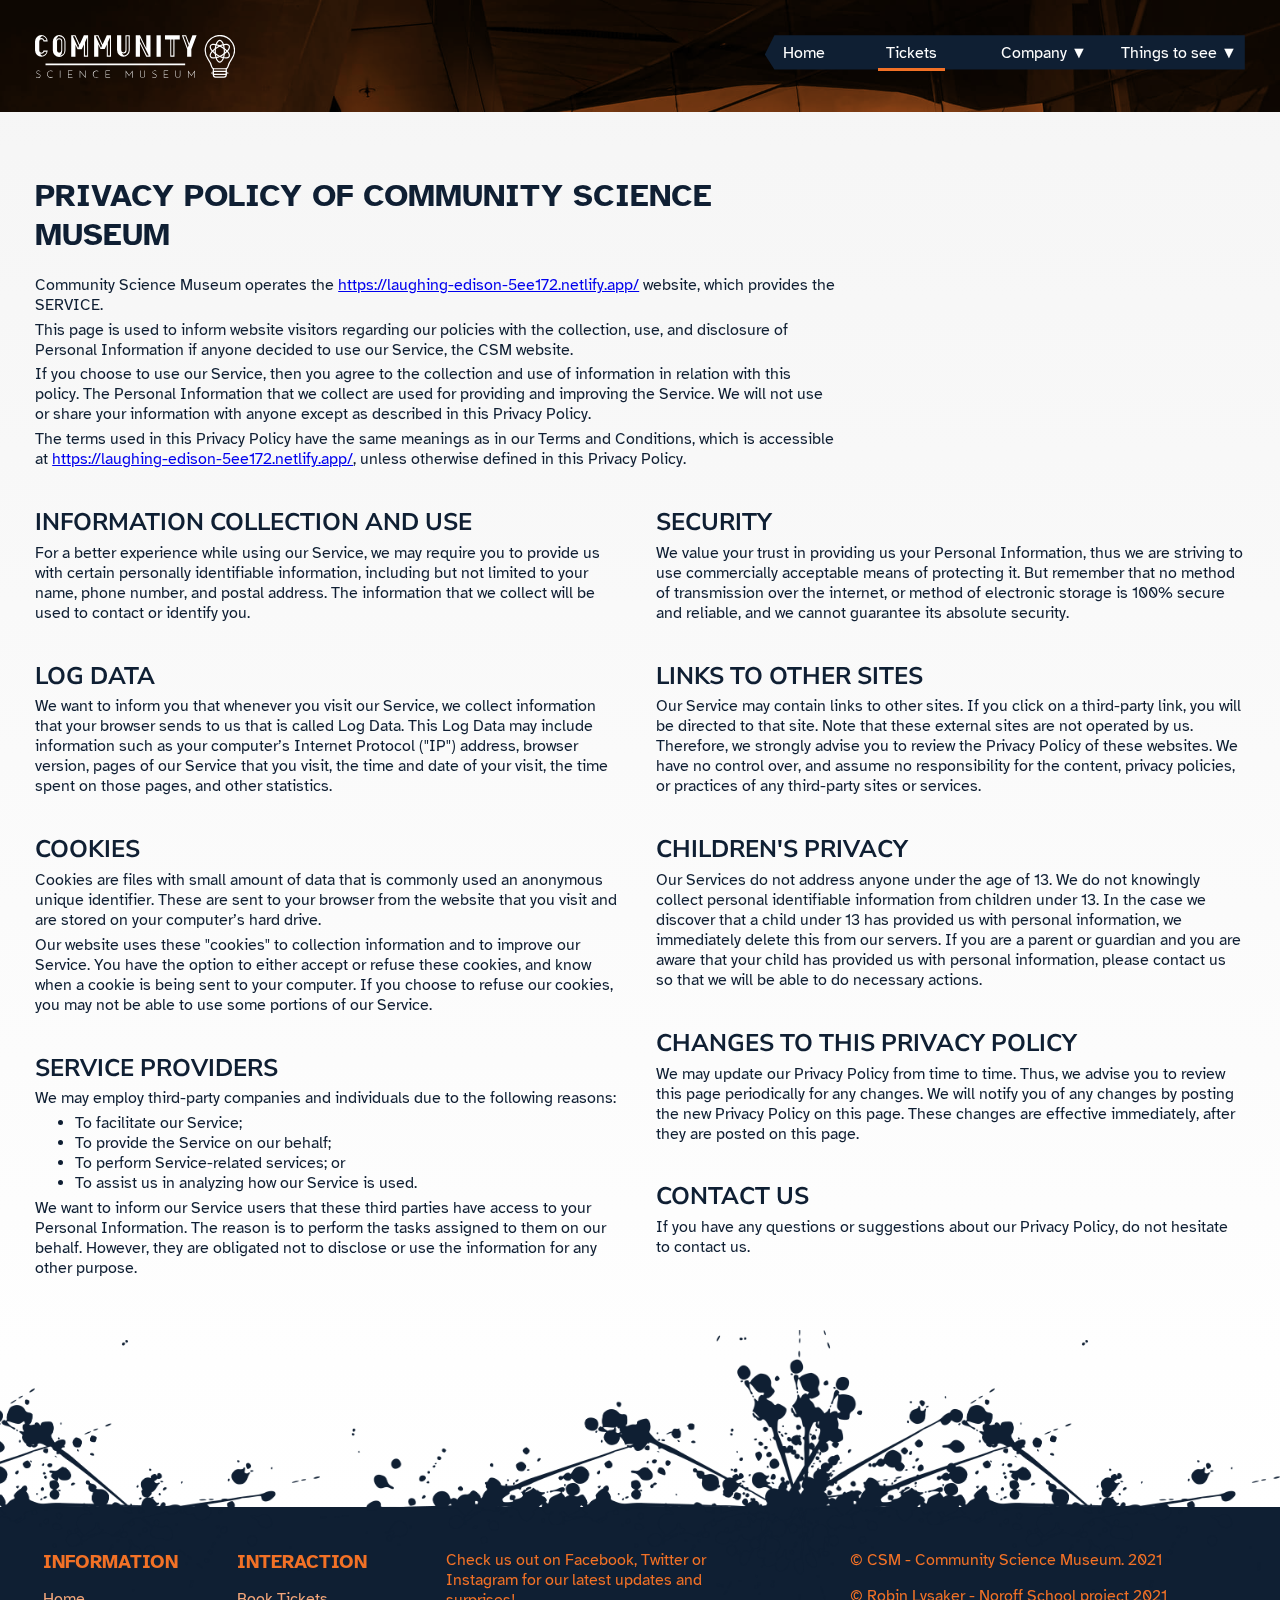
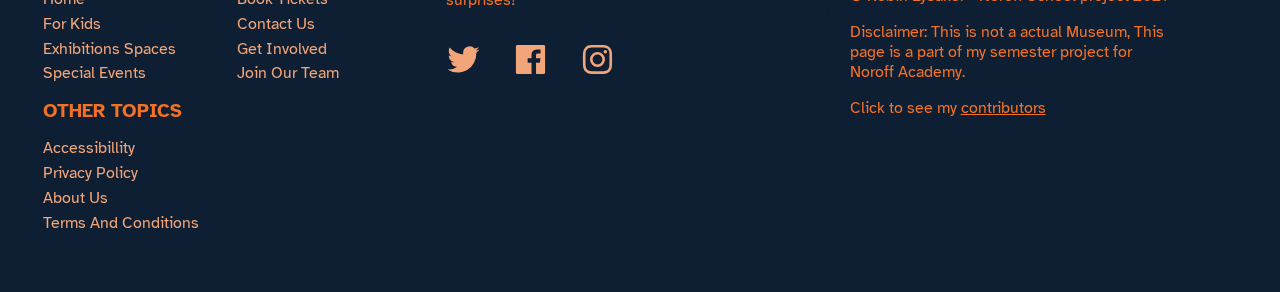
<file: privacy.html>
<!DOCTYPE html>
<html lang="en">
    <head>
        <meta charset="UTF-8">
        <meta http-equiv="X-UA-Compatible" content="IE=edge">
        <meta name="author" content="Robin Lysaker" />
        <meta name="copyright" content="Robin Lysaker @ Noroff Studies - 2021" />
        <meta name="viewport" content="width=device-width, initial-scale=1.0">
        <title>CSM | Privacy</title>
        <meta name="description" content="Community Science Museum - Privacy for the use of your information on our site.">
        <link rel="stylesheet" href="css/main.css">
        <link rel="stylesheet" href="css/media.css">
        <link rel="preconnect" href="https://fonts.googleapis.com">
        <link rel="preconnect" href="https://fonts.gstatic.com" crossorigin>
        <link href="https://fonts.googleapis.com/css2?family=Atkinson+Hyperlegible:wght@400;700&family=Nunito+Sans:wght@300;400;600;800;900&display=swap" rel="stylesheet"> 
    </head>

<body>
    <div class="header-background__small">
        <header>
            <div class="logo-nav">
                <img onclick="location.href='index.html'" src="assets/images/logo-wide.svg" alt="Community" class="logo">
                <nav>
                    <input type="checkbox" class="nav-menu" id="nav-menu">
                    <label class="nav-btn" for="nav-menu"><span class="nav-icon"></span></label>
                    <ul class="totals-menu">
                        <li>
                            <a href="index.html" >Home</a>
                        </li>
                        <li>
                            <a href="booking.html" class="active-page" >Tickets</a>
                        </li>
                        <li>
                            <input type="checkbox" class="nav-menu__sub--company" name="nav-menu__sub--company" id="nav-menu__sub--company">
                            <label for="nav-menu__sub--company">Company &#9660;</label>
                            <ul class="totals-menu__sub--company">
                                <li><a href="about.html">About Us</a></li>
                                <li><a href="jobs.html">Job Openings</a></li>
                                <li><a href="involved.html">Get involved</a></li>
                                <li><a href="contact.html">Contact us</a></li>
                                <li><a href="accessibility.html">Visiting and<br>Accessibility</a></li>
                            </ul>
                        </li>
                        <li>
                            <input type="checkbox" class="nav-menu__sub--exhib" name="nav-menu__sub--exhib" id="nav-menu__sub--exhib">
                            <label for="nav-menu__sub--exhib">Things to see &#9660;</label>
                            <ul class="totals-menu__sub--exhib">
                                <li><a href="exhibitionsnews.html">Special Exhibitions</a></li>
                                <li><a href="exhibitions.html">Exhibitions</a></li>
                                <li><a href="kids.html">For kids</a></li>
                            </ul>
                        </li>
                    </ul>
                </nav>
            </div>
        </header>
    </div>
    <!-- <a href="https://www.privacypolicytemplate.net/">privacy</a> -->
    <main class="terms-privacy">
        <div class="terms-privacy__main">
            <h1>Privacy Policy of Community Science Museum</h1>
            <p>Community Science Museum operates the <a href="https://laughing-edison-5ee172.netlify.app/">https://laughing-edison-5ee172.netlify.app/</a> website, which provides the SERVICE.</p>
            <p>This page is used to inform website visitors regarding our policies with the collection, use, and disclosure of Personal Information if anyone decided to use our Service, the CSM website.</p>
            <p>If you choose to use our Service, then you agree to the collection and use of information in relation with this policy. The Personal Information that we collect are used for providing and improving the Service. We will not use or share your information with anyone except as described in this Privacy Policy.</p>
            <p>The terms used in this Privacy Policy have the same meanings as in our Terms and Conditions, which is accessible at <a href="https://laughing-edison-5ee172.netlify.app/">https://laughing-edison-5ee172.netlify.app/</a>, unless otherwise defined in this Privacy Policy.</p>    
        </div>
        <div class="terms-privacy__flex">
            <div class="terms-privacy__left">
                <h2>Information Collection and Use</h2>
                <p>For a better experience while using our Service, we may require you to provide us with certain personally identifiable information, including but not limited to your name, phone number, and postal address. The information that we collect will be used to contact or identify you.</p>
                
                <h2>Log Data</h2>
                <p>We want to inform you that whenever you visit our Service, we collect information that your browser sends to us that is called Log Data. This Log Data may include information such as your computer’s Internet Protocol ("IP") address, browser version, pages of our Service that you visit, the time and date of your visit, the time spent on those pages, and other statistics.</p>
                
                <h2>Cookies</h2>
                <p>Cookies are files with small amount of data that is commonly used an anonymous unique identifier. These are sent to your browser from the website that you visit and are stored on your computer’s hard drive.</p>
                <p>Our website uses these "cookies" to collection information and to improve our Service. You have the option to either accept or refuse these cookies, and know when a cookie is being sent to your computer. If you choose to refuse our cookies, you may not be able to use some portions of our Service.</p>
                
                <h2>Service Providers</h2>
                <p>We may employ third-party companies and individuals due to the following reasons:</p>
                
                <ul>
                    <li>To facilitate our Service;</li>
                    <li>To provide the Service on our behalf;</li>
                    <li>To perform Service-related services; or</li>
                    <li>To assist us in analyzing how our Service is used.</li>
                </ul>
                <p>We want to inform our Service users that these third parties have access to your Personal Information. The reason is to perform the tasks assigned to them on our behalf. However, they are obligated not to disclose or use the information for any other purpose.</p>
            </div>
            <div class="terms-privacy__right">
                <h2>Security</h2>
                <p>We value your trust in providing us your Personal Information, thus we are striving to use commercially acceptable means of protecting it. But remember that no method of transmission over the internet, or method of electronic storage is 100% secure and reliable, and we cannot guarantee its absolute security.</p>
                
                <h2>Links to Other Sites</h2>
                <p>Our Service may contain links to other sites. If you click on a third-party link, you will be directed to that site. Note that these external sites are not operated by us. Therefore, we strongly advise you to review the Privacy Policy of these websites. We have no control over, and assume no responsibility for the content, privacy policies, or practices of any third-party sites or services.</p>
                
                <h2>Children's Privacy</h2>
                <p>Our Services do not address anyone under the age of 13. We do not knowingly collect personal identifiable information from children under 13. In the case we discover that a child under 13 has provided us with personal information, we immediately delete this from our servers. If you are a parent or guardian and you are aware that your child has provided us with personal information, please contact us so that we will be able to do necessary actions.</p>
                
                <h2>Changes to This Privacy Policy</h2>
                <p>We may update our Privacy Policy from time to time. Thus, we advise you to review this page periodically for any changes. We will notify you of any changes by posting the new Privacy Policy on this page. These changes are effective immediately, after they are posted on this page.</p>
                
                <h2>Contact Us</h2>
                <p>If you have any questions or suggestions about our Privacy Policy, do not hesitate to contact us.</p>
            </div>
        </div>
    </main>
    <footer>
        <div class="footer-container">
            <section class="links">
                <div>
                    <h3 class="links-header links-header__info">information</h3>
                    <ul>
                        <li class="links-items"><a href="index.html">home</a></li>
                        <li class="links-items"><a href="kids.html">for kids</a></li>
                        <li class="links-items"><a href="exhibitions.html">exhibitions spaces</a></li>
                        <li class="links-items"><a href="exhibitionsnews.html">special events</a></li>
                    </ul>
                </div>
                <div>
                    <h3 class="links-header links-header__inter">interaction</h3>
                    <ul>
                        <li class="links-items"><a href="booking.html">book tickets</a></li>
                        <li class="links-items"><a href="contact.html">contact us</a></li>
                        <li class="links-items"><a href="involved.html">get involved</a></li>
                        <li class="links-items"><a href="jobs.html">join our team</a></li>
                    </ul>
                </div>
                <div>
                    <h3 class="links-header links-header__other">other topics</h3>
                    <ul>
                        <li class="links-items"><a href="accessibility.html">accessibillity</a></li>
                        <li class="links-items"><a href="privacy.html">privacy policy</a></li>
                        <li class="links-items"><a href="about.html">about us</a></li>                 
                        <li class="links-items"><a href="terms.html">terms and conditions</a></li>
                    </ul>
                </div>
            </section>
            <div class="socials">
                <p class="socials-text">Check us out on Facebook, Twitter or Instagram for our latest updates and surprises! </p>
                <div class="socials-icons">
                    <a href="https://www.twitter.com" class="socials-icons__box"><img src="assets/images/twitter.svg" alt="twitter"></a>
                    <a href="https://www.facebook.com" class="socials-icons__box"><img src="assets/images/facebook.svg" alt="facebook"></a>
                    <a href="https://www.instagram.com" class="socials-icons__box"><img src="assets/images/insta.svg" alt="instagram"></a>
                </div>
            </div>
            <div class="copy">
                <p class="copy-text">© CSM - Community Science Museum. 2021</p>
                <p class="copy-text">© Robin Lysaker - Noroff School project 2021</p>
                <p class="copy-text">Disclaimer: This is not a actual Museum, This page is a part of my semester project for Noroff Academy.</p>
                <p class="copy-text">Click to see my <a href="contributors.html">contributors</a></p>
            </div>
        </div>
    </footer>
</body>
</html>
</file>
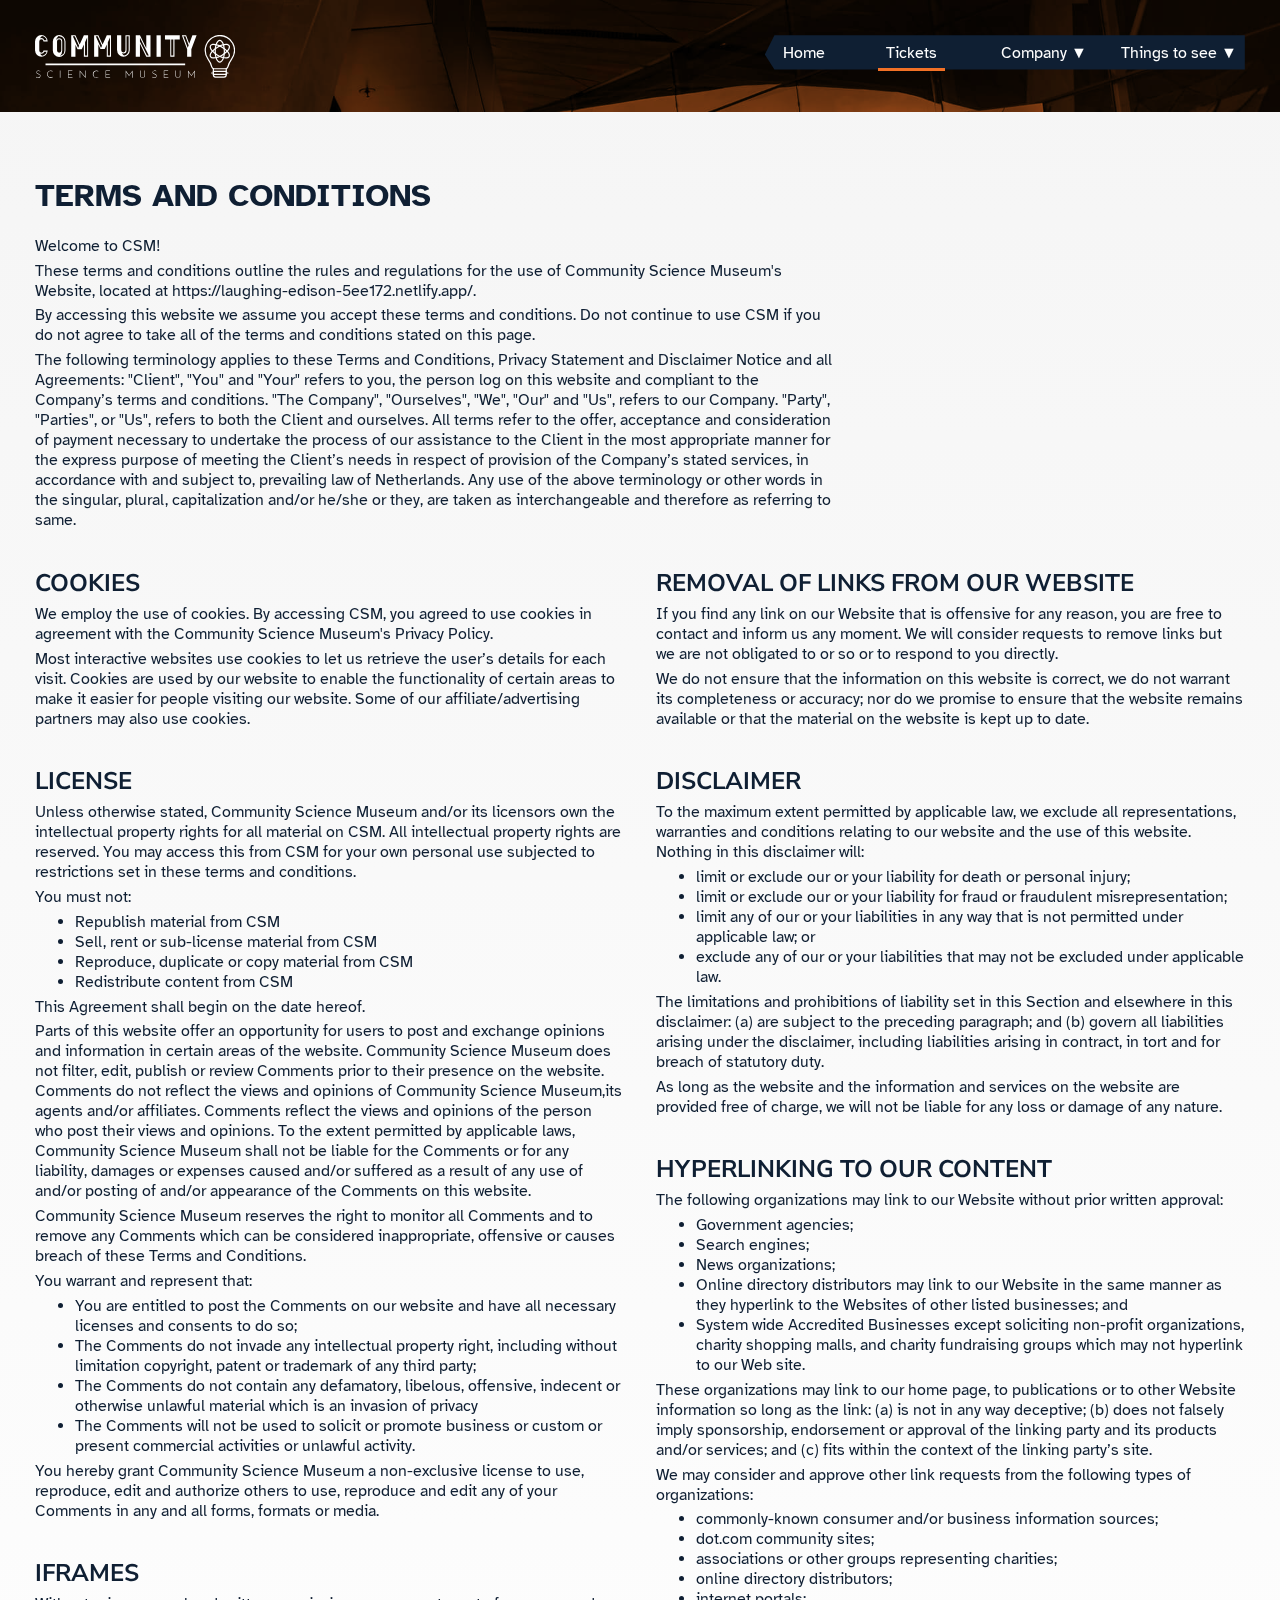
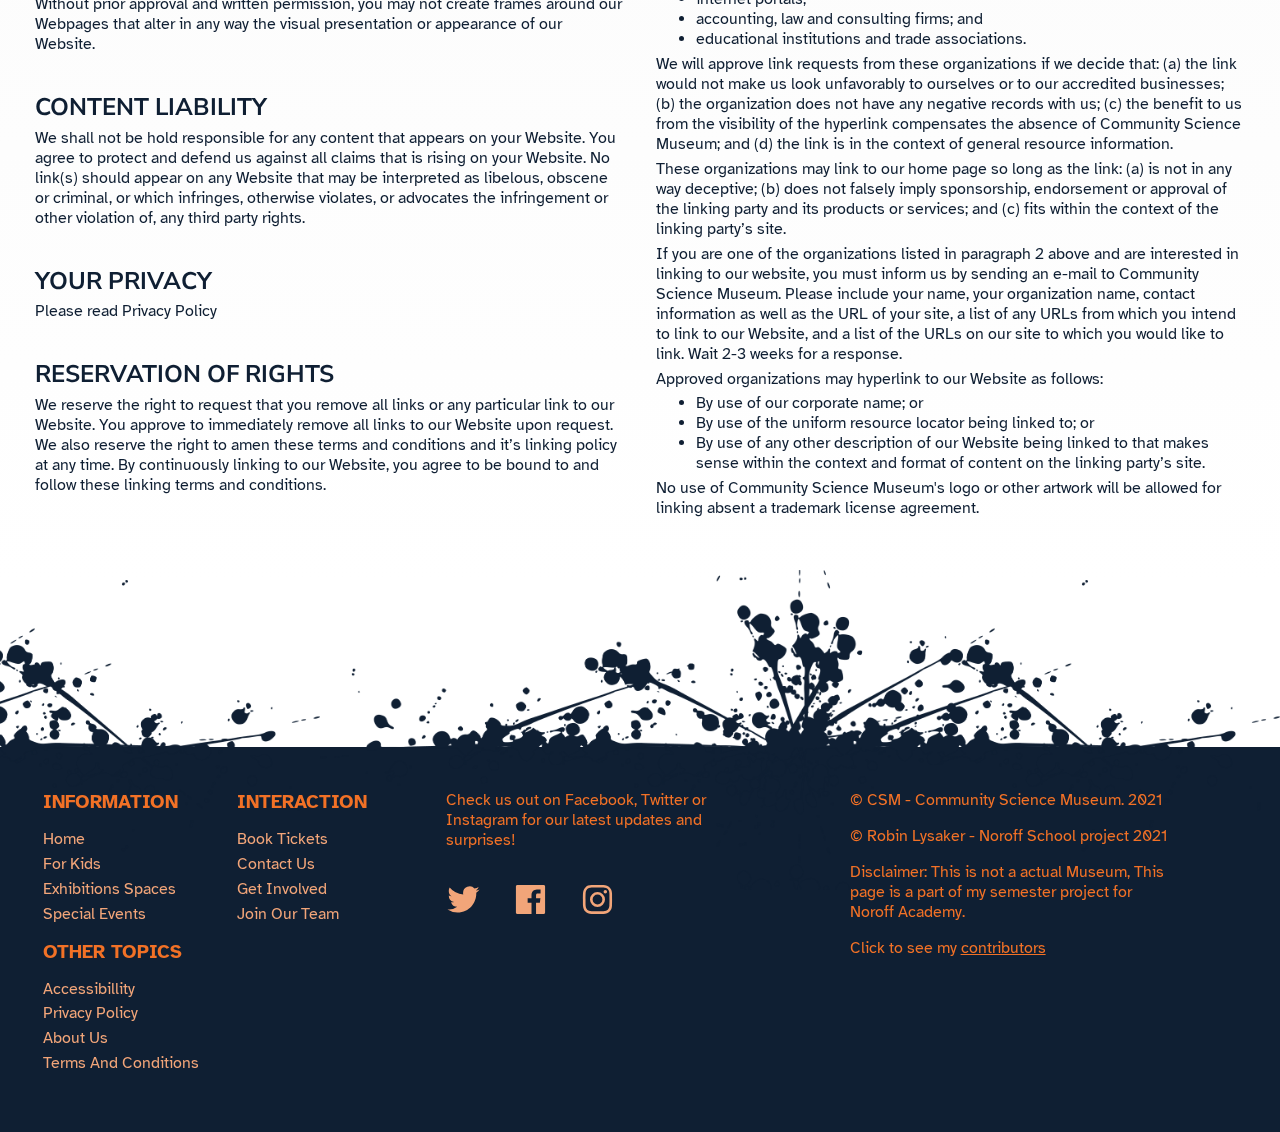
<file: terms.html>
<!DOCTYPE html>
<html lang="en">
    <head>
        <meta charset="UTF-8">
        <meta http-equiv="X-UA-Compatible" content="IE=edge">
        <meta name="author" content="Robin Lysaker" />
        <meta name="copyright" content="Robin Lysaker @ Noroff Studies - 2021" />
        <meta name="viewport" content="width=device-width, initial-scale=1.0">
        <title>CSM | Terms</title>
        <meta name="description" content="Community Science Museum - Terms and conditions for for our site.">
        <link rel="stylesheet" href="css/main.css">
        <link rel="stylesheet" href="css/media.css">
        <link rel="preconnect" href="https://fonts.googleapis.com">
        <link rel="preconnect" href="https://fonts.gstatic.com" crossorigin>
        <link href="https://fonts.googleapis.com/css2?family=Atkinson+Hyperlegible:wght@400;700&family=Nunito+Sans:wght@300;400;600;800;900&display=swap" rel="stylesheet"> 
    </head>

<body>
    <div class="header-background__small">
        <header>
            <div class="logo-nav">
                <img onclick="location.href='index.html'" src="assets/images/logo-wide.svg" alt="Community" class="logo">
                <nav>
                    <input type="checkbox" class="nav-menu" id="nav-menu">
                    <label class="nav-btn" for="nav-menu"><span class="nav-icon"></span></label>
                    <ul class="totals-menu">
                        <li>
                            <a href="index.html" >Home</a>
                        </li>
                        <li>
                            <a href="booking.html" class="active-page" >Tickets</a>
                        </li>
                        <li>
                            <input type="checkbox" class="nav-menu__sub--company" name="nav-menu__sub--company" id="nav-menu__sub--company">
                            <label for="nav-menu__sub--company">Company &#9660;</label>
                            <ul class="totals-menu__sub--company">
                                <li><a href="about.html">About Us</a></li>
                                <li><a href="jobs.html">Job Openings</a></li>
                                <li><a href="involved.html">Get involved</a></li>
                                <li><a href="contact.html">Contact us</a></li>
                                <li><a href="accessibility.html">Visiting and<br>Accessibility</a></li>
                            </ul>
                        </li>
                        <li>
                            <input type="checkbox" class="nav-menu__sub--exhib" name="nav-menu__sub--exhib" id="nav-menu__sub--exhib">
                            <label for="nav-menu__sub--exhib">Things to see &#9660;</label>
                            <ul class="totals-menu__sub--exhib">
                                <li><a href="exhibitionsnews.html">Special Exhibitions</a></li>
                                <li><a href="exhibitions.html">Exhibitions</a></li>
                                <li><a href="kids.html">For kids</a></li>
                            </ul>
                        </li>
                    </ul>
                </nav>
            </div>
        </header>
    </div>
    <!-- <a href="https://www.privacypolicytemplate.net/">privacy</a> -->
    <main class="terms-privacy">
        <div class="terms-privacy__main">
            <h1>Terms and Conditions</h1>
            <p>Welcome to CSM!</p>
            <p>These terms and conditions outline the rules and regulations for the use of Community Science Museum's Website, located at https://laughing-edison-5ee172.netlify.app/.</p>
            <p>By accessing this website we assume you accept these terms and conditions. Do not continue to use CSM if you do not agree to take all of the terms and conditions stated on this page.</p>
            <p>The following terminology applies to these Terms and Conditions, Privacy Statement and Disclaimer Notice and all Agreements: "Client", "You" and "Your" refers to you, the person log on this website and compliant to the Company’s terms and conditions. "The Company", "Ourselves", "We", "Our" and "Us", refers to our Company. "Party", "Parties", or "Us", refers to both the Client and ourselves. All terms refer to the offer, acceptance and consideration of payment necessary to undertake the process of our assistance to the Client in the most appropriate manner for the express purpose of meeting the Client’s needs in respect of provision of the Company’s stated services, in accordance with and subject to, prevailing law of Netherlands. Any use of the above terminology or other words in the singular, plural, capitalization and/or he/she or they, are taken as interchangeable and therefore as referring to same.</p>
        </div>
        
        <div class="terms-privacy__flex">
            <div class="terms-privacy__left">
                <h2>Cookies</h2>
                <p>We employ the use of cookies. By accessing CSM, you agreed to use cookies in agreement with the Community Science Museum's Privacy Policy. </p>
                <p>Most interactive websites use cookies to let us retrieve the user’s details for each visit. Cookies are used by our website to enable the functionality of certain areas to make it easier for people visiting our website. Some of our affiliate/advertising partners may also use cookies.</p>
                
                <h2>License</h2>
                <p>Unless otherwise stated, Community Science Museum and/or its licensors own the intellectual property rights for all material on CSM. All intellectual property rights are reserved. You may access this from CSM for your own personal use subjected to restrictions set in these terms and conditions.</p>
                <p>You must not:</p>
                <ul>
                    <li>Republish material from CSM</li>
                    <li>Sell, rent or sub-license material from CSM</li>
                    <li>Reproduce, duplicate or copy material from CSM</li>
                    <li>Redistribute content from CSM</li>
                </ul>
                <p>This Agreement shall begin on the date hereof.</p>
                <p>Parts of this website offer an opportunity for users to post and exchange opinions and information in certain areas of the website. Community Science Museum does not filter, edit, publish or review Comments prior to their presence on the website. Comments do not reflect the views and opinions of Community Science Museum,its agents and/or affiliates. Comments reflect the views and opinions of the person who post their views and opinions. To the extent permitted by applicable laws, Community Science Museum shall not be liable for the Comments or for any liability, damages or expenses caused and/or suffered as a result of any use of and/or posting of and/or appearance of the Comments on this website.</p>
                <p>Community Science Museum reserves the right to monitor all Comments and to remove any Comments which can be considered inappropriate, offensive or causes breach of these Terms and Conditions.</p>
                <p>You warrant and represent that:</p>
                <ul>
                    <li>You are entitled to post the Comments on our website and have all necessary licenses and consents to do so;</li>
                    <li>The Comments do not invade any intellectual property right, including without limitation copyright, patent or trademark of any third party;</li>
                    <li>The Comments do not contain any defamatory, libelous, offensive, indecent or otherwise unlawful material which is an invasion of privacy</li>
                    <li>The Comments will not be used to solicit or promote business or custom or present commercial activities or unlawful activity.</li>
                </ul>
                <p>You hereby grant Community Science Museum a non-exclusive license to use, reproduce, edit and authorize others to use, reproduce and edit any of your Comments in any and all forms, formats or media.</p>
                
                
                <h2>iFrames</h2>
                <p>Without prior approval and written permission, you may not create frames around our Webpages that alter in any way the visual presentation or appearance of our Website.</p>
                
                <h2>Content Liability</h2>
                <p>We shall not be hold responsible for any content that appears on your Website. You agree to protect and defend us against all claims that is rising on your Website. No link(s) should appear on any Website that may be interpreted as libelous, obscene or criminal, or which infringes, otherwise violates, or advocates the infringement or other violation of, any third party rights.</p>
                
                <h2>Your Privacy</h2>
                <p>Please read Privacy Policy</p>
                
                <h2>Reservation of Rights</h2>
                <p>We reserve the right to request that you remove all links or any particular link to our Website. You approve to immediately remove all links to our Website upon request. We also reserve the right to amen these terms and conditions and it’s linking policy at any time. By continuously linking to our Website, you agree to be bound to and follow these linking terms and conditions.</p>
            </div>
            <div class="terms-privacy__right">
                <h2>Removal of links from our website</h2>
                <p>If you find any link on our Website that is offensive for any reason, you are free to contact and inform us any moment. We will consider requests to remove links but we are not obligated to or so or to respond to you directly.</p>
                <p>We do not ensure that the information on this website is correct, we do not warrant its completeness or accuracy; nor do we promise to ensure that the website remains available or that the material on the website is kept up to date.</p>
                
                <h2>Disclaimer</h2>
                <p>To the maximum extent permitted by applicable law, we exclude all representations, warranties and conditions relating to our website and the use of this website. Nothing in this disclaimer will:</p>
                <ul>
                    <li>limit or exclude our or your liability for death or personal injury;</li>
                    <li>limit or exclude our or your liability for fraud or fraudulent misrepresentation;</li>
                    <li>limit any of our or your liabilities in any way that is not permitted under applicable law; or</li>
                    <li>exclude any of our or your liabilities that may not be excluded under applicable law.</li>
                </ul>
                <p>The limitations and prohibitions of liability set in this Section and elsewhere in this disclaimer: (a) are subject to the preceding paragraph; and (b) govern all liabilities arising under the disclaimer, including liabilities arising in contract, in tort and for breach of statutory duty.</p>
                <p>As long as the website and the information and services on the website are provided free of charge, we will not be liable for any loss or damage of any nature.</p>
                
                <h2>Hyperlinking to our Content</h2>
                <p>The following organizations may link to our Website without prior written approval:</p>
                <ul>
                    <li>Government agencies;</li>
                    <li>Search engines;</li>
                    <li>News organizations;</li>
                    <li>Online directory distributors may link to our Website in the same manner as they hyperlink to the Websites of other listed businesses; and</li>
                    <li>System wide Accredited Businesses except soliciting non-profit organizations, charity shopping malls, and charity fundraising groups which may not hyperlink to our Web site.</li>
                </ul>
                <p>These organizations may link to our home page, to publications or to other Website information so long as the link: (a) is not in any way deceptive; (b) does not falsely imply sponsorship, endorsement or approval of the linking party and its products and/or services; and (c) fits within the context of the linking party’s site.</p>
                <p>We may consider and approve other link requests from the following types of organizations:</p>
                <ul>
                    <li>commonly-known consumer and/or business information sources;</li>
                    <li>dot.com community sites;</li>
                    <li>associations or other groups representing charities;</li>
                    <li>online directory distributors;</li>
                    <li>internet portals;</li>
                    <li>accounting, law and consulting firms; and</li>
                    <li>educational institutions and trade associations.</li>
                </ul>
                <p>We will approve link requests from these organizations if we decide that: (a) the link would not make us look unfavorably to ourselves or to our accredited businesses; (b) the organization does not have any negative records with us; (c) the benefit to us from the visibility of the hyperlink compensates the absence of Community Science Museum; and (d) the link is in the context of general resource information.</p>
                <p>These organizations may link to our home page so long as the link: (a) is not in any way deceptive; (b) does not falsely imply sponsorship, endorsement or approval of the linking party and its products or services; and (c) fits within the context of the linking party’s site.</p>
                <p>If you are one of the organizations listed in paragraph 2 above and are interested in linking to our website, you must inform us by sending an e-mail to Community Science Museum. Please include your name, your organization name, contact information as well as the URL of your site, a list of any URLs from which you intend to link to our Website, and a list of the URLs on our site to which you would like to link. Wait 2-3 weeks for a response.</p>
                <p>Approved organizations may hyperlink to our Website as follows:</p>
                <ul>
                    <li>By use of our corporate name; or</li>
                    <li>By use of the uniform resource locator being linked to; or</li>
                    <li>By use of any other description of our Website being linked to that makes sense within the context and format of content on the linking party’s site.</li>
                </ul>
                <p>No use of Community Science Museum's logo or other artwork will be allowed for linking absent a trademark license agreement.</p>
            </div>
        </div>
    </main>
    <footer>
        <div class="footer-container">
            <section class="links">
                <div>
                    <h3 class="links-header links-header__info">information</h3>
                    <ul>
                        <li class="links-items"><a href="index.html">home</a></li>
                        <li class="links-items"><a href="kids.html">for kids</a></li>
                        <li class="links-items"><a href="exhibitions.html">exhibitions spaces</a></li>
                        <li class="links-items"><a href="exhibitionsnews.html">special events</a></li>
                    </ul>
                </div>
                <div>
                    <h3 class="links-header links-header__inter">interaction</h3>
                    <ul>
                        <li class="links-items"><a href="booking.html">book tickets</a></li>
                        <li class="links-items"><a href="contact.html">contact us</a></li>
                        <li class="links-items"><a href="involved.html">get involved</a></li>
                        <li class="links-items"><a href="jobs.html">join our team</a></li>
                    </ul>
                </div>
                <div>
                    <h3 class="links-header links-header__other">other topics</h3>
                    <ul>
                        <li class="links-items"><a href="accessibility.html">accessibillity</a></li>
                        <li class="links-items"><a href="privacy.html">privacy policy</a></li>
                        <li class="links-items"><a href="about.html">about us</a></li>                 
                        <li class="links-items"><a href="terms.html">terms and conditions</a></li>
                    </ul>
                </div>
            </section>
            <div class="socials">
                <p class="socials-text">Check us out on Facebook, Twitter or Instagram for our latest updates and surprises! </p>
                <div class="socials-icons">
                    <a href="https://www.twitter.com" class="socials-icons__box"><img src="assets/images/twitter.svg" alt="twitter"></a>
                    <a href="https://www.facebook.com" class="socials-icons__box"><img src="assets/images/facebook.svg" alt="facebook"></a>
                    <a href="https://www.instagram.com" class="socials-icons__box"><img src="assets/images/insta.svg" alt="instagram"></a>
                </div>
            </div>
            <div class="copy">
                <p class="copy-text">© CSM - Community Science Museum. 2021</p>
                <p class="copy-text">© Robin Lysaker - Noroff School project 2021</p>
                <p class="copy-text">Disclaimer: This is not a actual Museum, This page is a part of my semester project for Noroff Academy.</p>
                <p class="copy-text">Click to see my <a href="contributors.html">contributors</a></p>
            </div>
        </div>
    </footer>
</body>
</html>
</file>
<file: css/main.css>
@font-face {
    font-family: 'library-font';
    src: url(../assets/fonts/Library\ 3\ am.otf);
}
* {
    box-sizing: border-box;
    margin: 0;
}
*:focus {
    outline: none;
}
:root {
    --headerLarge: 'library-font', sans-serif;
    --headerFont-h2: 'Nunito Sans', sans-serif;
    --headerFont-h3: 'Nunito Sans', sans-serif;
    --mainFont: 'Atkinson Hyperlegible', sans-serif;
    --font-size: 1rem;
    font-size: var(--font-size);
    
    --base-color: 213, 55%;
    --color-main-20: hsla(var(--base-color), 13%, 100%);
    --color-main-50: hsla(var(--base-color), 33%, 100%);

    --base-accent: 22;
    --color-accent-high: hsl(var(--base-accent),89% , 55%);
    --color-accent-low: #F2A579;

    --max-width: clamp(375px, 100vw, 1600px);
    --auto-margin: 0 auto;
}
html {
    overflow-x: hidden;
}
body {
    display: flex;
    margin: 0 auto;
    flex-direction: column;
    font-family: var(--mainFont);
    color: var(--color-main-20);
    overflow-x: hidden;
    background-image: linear-gradient(180deg, #F5F5F5, white 80%);
}
.kids-margin,
header,
.info,
.booking-container,
.footer-container,
.jobs-margin,
.about-container,
.contact-container,
.terms-privacy,
.access-container {
    max-width: var(--max-width);
}
.involved,
.exhib-news {
    max-width: var(--max-width);
    margin: var(--auto-margin);
}
/* Mobile setup */

header {
    position: relative;
    color: white;
    z-index: 6;
    font-family: var(--mainFont);
    margin: 0 auto 8rem;
    padding: 2.2rem 2.2rem 0;
}
.header-background,
.header-background__small {
    position: relative;
    background: url(../assets/images/stefan-pflaum-zpXK__TvyAw-unsplash\(1\).jpg) no-repeat right top;
    background-size: cover;

}

.header-background,
header {
    height: clamp(100vh, 50em, 150vh);
}
.header-background:before {
    content: '';
    position: absolute;
    mix-blend-mode: multiply;
    inset: 0;
    background-color: var(--color-accent-high);
    clip-path: polygon(0 0, 100% 0, 100% 50%, 0 75%);
    -webkit-clip-path: polygon(0 0, 100% 0, 100% 50%, 0 75%);
    z-index: 5;
}
.hero-container {
    margin-top: clamp(3rem, 10vw, 8%);
}
h1 {
    text-transform: uppercase;
}
.hero-container h1 {
    display: table-caption;
    font-family: var(--headerLarge);
    font-size: clamp(1rem, 8vw, 5rem);
}
.hero-container a {
    display: block;
    padding: 0.7rem 1.2rem;
    color: white;
    text-decoration: none;
    text-transform: uppercase;
    margin-top: 2rem;
    background-color: var(--color-main-20);
    width: max-content;
    border-radius: .2rem;
}
.header-background__small,
header {
    height: 7em;
}
.header-background__small:before {
    content: '';
    position: absolute;
    mix-blend-mode: multiply;
    inset: 0;
    background-color: var(--color-accent-high);
    z-index: 5;
}
.logo {
    width: 200px;
    margin-right: auto;
}
input.mobile {
    display: none;
}
nav{
    width: 50px;
    height: max-content;
}
.logo-nav {
    display: flex;
    width: 100%;
    position: relative;
}
.logo-nav img {
    cursor: pointer;
    margin-right: auto;
}
.logo-nav img:hover, 
.logo-nav img:focus {
    animation: bouncy-logo .3s;
    animation-iteration-count: 2;
}
@keyframes bouncy-logo {
    0%, 100% {
        transform: translateY(0)
    }
    50% {
        transform: translateY(-2px);
    }
}
.nav-menu,
.nav-menu__sub--company,
.nav-menu__sub--exhib {
    display: none;
}
.nav-btn {
    display: inline-block;
    /* float: right; */
    padding: 1em;
    background-color: rgba(189, 141, 141, 0.343);
    cursor: pointer;
    position: relative;
    z-index: 4;
}
.nav-icon {
    position: relative;
    display: block;
    width: 15px;
    height: 2px;
    background-color: var(--color-accent-high);
    transition: background .4s ease-out;
}
.nav-icon::before,
.nav-icon::after {
    position: absolute;
    content: '';
    background-color: var(--color-accent-high);
    display: block;
    height: 100%;
    width: 100%;
    transition: all .4s ease-out;
}
.nav-icon::before {
    top: 5px;
}
.nav-icon::after {
    top: -5px;
}
.nav-menu:checked ~ .nav-btn .nav-icon {
    background: transparent;
}
.nav-menu:checked ~ .nav-btn .nav-icon::after,
.nav-menu:checked ~ .nav-btn .nav-icon::before {
    top: 0;
}
.nav-menu:checked ~ .nav-btn .nav-icon::after {
    transform: rotate(-45deg);
}
.nav-menu:checked ~ .nav-btn .nav-icon::before {
    transform: rotate(45deg);
}
nav ul {
    list-style: none;
}
nav label {
    cursor: pointer;
}
.totals-menu {
    position: absolute;
    top: -2.2em;
    left: -2.2em;
    right: 0;
    max-height: 0;
    padding: 0;
    background: var(--color-main-20);
    box-shadow: 0 4px 4px 0 rgba(0, 0, 0, 0.4);
    overflow: hidden;
    transition: padding 0s linear, max-height 0s ease-in;
    width: 100vw;
    z-index: 2;
}
.nav-menu:checked ~ .totals-menu {
    max-height: 600px;
    padding: 2.2em;
}

.totals-menu a,
.totals-menu label {
    text-decoration: none;
    color: white;
    padding: .5em;
    display: block;
    width: max-content;
}
.active-page {
    background-image: linear-gradient(var(--color-accent-high), var(--color-accent-high));
    background-size: 100% 3px;
    background-repeat: no-repeat;
    background-position: bottom right;
}
.totals-menu a:hover,
.totals-menu label:hover,
.totals-menu a:focus,
.totals-menu label:focus {
    animation-name: bouncy-color;
    animation-duration: 1.2s;
}
@keyframes bouncy-color {
    0%, 100% {
        background-image: linear-gradient(var(--color-accent-high), var(--color-accent-high));
        background-size: 100% 2px;
        background-repeat: no-repeat;
        background-position: bottom right;
    }
    45%, 55% {
        background-size: 100% 98%;
        color: var(--color-main-20);
    }
}
.totals-menu__sub--company,
.totals-menu__sub--exhib {
    max-height: 0;
    overflow: hidden;
    transition: max-height ease-in-out .2s;
    padding: 0;
}
.totals-menu > li > ul > li {
    width: min-content;
}
.nav-menu__sub--company:checked ~ .totals-menu__sub--company,
.nav-menu__sub--company:hover ~ .totals-menu__sub--company,
.nav-menu__sub--company:focus ~ .totals-menu__sub--company,
.totals-menu__sub--company:hover,
.totals-menu__sub--company > li > a:focus,
.nav-menu__sub--exhib:checked ~ .totals-menu__sub--exhib,
.nav-menu__sub--exhib:hover ~ .totals-menu__sub--exhib,
.totals-menu__sub--exhib:hover {
    max-height: 500px;
}
.cta-style__blue,
.contact-container button {
    background-color: var(--color-main-20);
    color: var(--color-accent-high);
    text-decoration: none;
    text-transform: uppercase;
    font-weight: 700;
    font-family: var(--headerFont-h3);
    font-size: 1.4rem
}
.cta-style__neutral {
    text-transform: uppercase;
    font-weight: 700;
    font-family: var(--headerFont-h3);
    font-size: 1.4rem;
}
.cta-btn__blue--big {
    display: block;
    width: max-content;
    padding: .5em 2em;
    box-shadow: 3px 3px 4px rgba(0, 0, 0, 0.4);
}
.margin-main {
    margin: 0 auto;
    max-width: var(--max-width);
}
.news,
.misc,
.exhibitions,
.jobs-margin,
.about-container,
.info {
    margin: 0 2.2rem 3em;
}

.grid-content__news,
.grid-content__exhib,
.misc-top__items,
.misc-bottom__items {
    display: flex;
    flex-wrap: wrap;
    justify-content: center;
}
.misc-header__divider,
.misc-bottom__divider {
    flex: 1 1 305px;
    margin: .5em;
    background-color: rgb(240, 240, 245);
    padding: 2em 1em;
    border-radius: 5px;
    display: flex;
    flex-direction: column;
    justify-content: space-between;
}
.misc-bottom__divider {
    justify-content: flex-start;
}
.misc-bottom__items {
    margin-top: 5em;
}
.news-cards,
.exhibitions-cards {
    box-shadow: 3px 3px 4px rgba(0, 0, 0, 0.4);
    transition: transform .3s;
    cursor: pointer;
    flex: 1 1 280px;
    margin: .5em;
}
h2 {
    text-transform: uppercase;
    font-family: var(--headerFont-h2);
    font-size: 1.7rem;
    margin: 0 .5rem .3em;
}
.news>h2 {
    margin-top: 3em;
}
.news-cards__img,
.exhibitions-cards__img,
.misc-bottom__img {
    display: block;
    object-fit: cover;
    width: 100%;
    height: 22rem;
}
.news-cards:hover,
.exhibitions-cards:hover,
.news-cards:focus,
.exhibitions-cards:focus {
    transform: scale(1.02);
}
.news-cards__bar {
    display: flex;
    background-color: var(--color-main-20);
}
.news-cards__bar--text,
.exhibitions-cards__bar--text {
    padding: .4em;
    align-self: center;
}
.exhibitions-cards__bar {
    display: flex;
    background-color: white;
}
.info-cards.kids,
.info-cards.researcher,
.info-cards__teacher--container {
    position: relative;
    padding: 6rem 2rem;
    display: grid;
    place-items: start;
    height: 100%;
}
.kids,
.researcher {
    z-index: 6;
    width: clamp(60%, 40vw, 80%);
    color: white;
}
.info {
    padding: 7rem 0 18rem;
    position: relative;
    z-index: 2;
    filter: drop-shadow(3px 4px 5px rgba(0, 0, 0, 0.4)) drop-shadow(-3px -4px 5px rgba(0, 0, 0, 0.4));
}
.info::before {
    content: '';
    position: absolute;
    width: 150vw;
    background-color: rgb(255, 255, 255);
    height: 100%;
    inset: 0;
    left: -20vw;
    clip-path: 
        polygon(0 0, 0% 93%, 9% 90%, 15% 95%, 40% 97%, 50% 93%, 60% 92%, 66% 96%, 77% 99%, 100% 92%, 100% 5%, 91% 10%, 74% 3%, 57% 4%, 35% 0%, 14% 5%);
    -webkit-clip-path: 
        polygon(0 0, 0% 93%, 9% 90%, 15% 95%, 40% 97%, 50% 93%, 60% 92%, 66% 96%, 77% 99%, 100% 92%, 100% 5%, 91% 10%, 74% 3%, 57% 4%, 35% 0%, 14% 5%);
    z-index: 0;
}

.info-cards__background {
    position: relative;
    background-size: cover;
    background-repeat: no-repeat;
    height: 500px;
    margin: 4rem .5rem;
    box-shadow: 3px 3px 4px rgba(0, 0, 0, 0.4);
}
.info-cards__background:first-of-type {
    background-image: url(../assets/images/pexels-monstera-5063444.jpg);
    background-position: center center;
}
.info-cards__background:last-of-type {
    background-image: url(../assets/images/billetto-editorial-334686.jpg);
    background-position: center;
}
.info-cards__background::before {
    content: '';
    position: absolute;
    mix-blend-mode: multiply;
    inset: 0;
    background-color: var(--color-accent-high);
    clip-path: polygon(0 0, 85% 0, 55% 100%, 0 100%);
    z-index: 5;
}
.info-header {
    position: relative;
    margin-top: 8rem;
    z-index: 3;
}
.info-cards__header.noimage {
    background-image:
     linear-gradient(var(--color-main-20), var(--color-main-20));
}
.info-cards__header.image {
    background-image:
     linear-gradient(white, white);
}
.info-cards__header {
    text-transform: uppercase;
    font-size: 1.5rem;
    white-space: nowrap;
    /* CREDIT KEVIN POWELL #SHORTS */
    background-size: 100% 3px;
    background-repeat: no-repeat;
    background-position: left bottom;
}
.info-cards__text {
    max-width: 30rem;
    margin: 1rem 0;
    font-size: clamp(.8rem, 4vw, 1.2rem);
    line-height: 1.5rem;
    letter-spacing: .1rem;
}
.info-cards__cta {
    white-space: nowrap;
    text-decoration: none;
    background: var(--color-accent-high);
    padding: .7rem 1.5rem;
    text-transform: uppercase;
    color: var(--color-main-20);
    font-weight: 700;
    box-shadow: 3px 3px 4px rgba(0, 0, 0, 0.4);
    transform: scale(1);
    transition: transform .2s ease-in-out;
}
.info-cards__cta:hover,
.info-cards__cta:focus {
    transform: scale(1.05);
}
.teacher-image {
    display: none;
}
.misc {
    margin-top: 5rem;
    max-width: calc(100% - 1.1em);
}
.misc-header {
    text-transform: uppercase;
    font-family: var(--headerFont-h3);
    margin-bottom: .7vh;
}
.misc-header__divider--deep {
    display: flex;
    margin-bottom: auto;
}
.misc-header__divider--deep > ul + ul,
.misc-price > p + p {
    margin-left: auto;
}
.misc-header__divider--deep > ul + ul > li {
    list-style: none;
    text-align: right;
}
.misc-header__divider--deep > ul {
    padding-left: 0;
}
.misc-header__divider--deep > ul:first-of-type > li {
    list-style: none;
}
.misc-header__divider--deep li {
    text-transform: uppercase;
    line-height: 1.6em;
    font-weight: 300;
}
.misc-header__span {
    color: hsl(22deg 71% 39%);
}
.misc-top__items .misc-text, .misc ul {
    padding-bottom: 2.8vh;
    margin-bottom: auto;
}
.misc-bottom__divider > .misc-text {
    margin: auto 0 0 0;
    padding: 1em 0 0 0;
}
.misc-price {
    display: flex;
}
.iframe-container {
    height: 352px;
}
.iframe-container iframe {
    width: 100%;
    height: 100%;
}
.misc-button {
    font-size: 1.4rem;
    cursor: pointer;
    text-transform: uppercase;
    padding: .6em 2em .4em;
    border: 2px solid var(--color-main-20);
    font-weight: 700;
    margin-top: 10px;
    transition: all .3s;
    text-align: center;
}
.misc-button:hover,
.misc-button:focus {
    background: var(--color-main-20);
    color: var(--color-accent-high);
}
.misc-cta {
    display: inline-block;
    padding: .5em 2em;
    text-align: center;
    box-shadow: 3px 3px 4px rgba(0, 0, 0, 0.4);
    transition: all .3s;
    border: 2px solid var(--color-main-20);
}
.misc-cta:hover,
.misc-cta:focus {
    transform: scale(1.03);
}
.misc-bottom__img {
    margin-bottom: 5px;
}

footer {
    position: relative;
    z-index: 1;
    margin-top: 10rem;
    background: var(--color-main-20);
    display: flex;
}
footer a,
footer {
    color: var(--color-accent-high);
}
footer::before {
    content: '';
    position: absolute;
    background-image: url(../assets/images/Decor-footer@2x.png);
    background-position: center center;
    background-size: 60rem;
    top: -11.05rem;
    left: -10rem;
    width: 150vw;
    height: 20rem;
    z-index: -1;
}
.footer-container {
    margin: 0 auto;
    flex-grow: 1;
    padding: 2.2rem;
    display: flex;
    flex-wrap: wrap;
    justify-content: center;
}
.footer-container > * {
    flex: 1 1 305px;
    margin: .5rem;
}
.links {
    display: flex;
    flex-wrap: wrap;
}
.links > div {
    flex: 1 1 170px;
}
.links h3 {
    text-transform: uppercase;
}
.links ul {
    padding: 1rem 0;
    list-style: none;
}
.links a {
    color: var(--color-accent-low);
    text-decoration: none;
    text-transform: capitalize;
    background-image: linear-gradient(var(--color-accent-high), var(--color-accent-high));
    background-size: 0% 2px;
    background-position: bottom left;
    background-repeat: no-repeat;
    transition: all .1s ease-in;
}
.links a:hover,
.links a:focus {
    background-size: 100% 2px;
}
.links li:not(:first-of-type) {
    margin-top: .3rem;
}
.socials {
    margin-bottom: 5rem;
}
.socials p {
    max-width: 20rem;
    padding-bottom: 2rem;
}
.socials-icons__box:not(:first-of-type) {
    margin-left: 2rem;
}
.socials-icons {
    display: flex;
}
.socials-icons a {
    display: block;
    width: max-content;
}
.socials-icons a:focus {
    background-color: var(--color-main-50);
    border-radius: 5px;
}
.copy p {
    max-width: 20rem;
}
.copy p a:hover,
.copy p a:focus {
    color: var(--color-accent-low);
}
.copy p:not(:first-of-type) {
    margin-top: 1rem;
}

.kids-margin {
    margin: 0 auto;
}
.kids-margin > * {
    margin: 4rem 2.2rem 0 2.2rem; 
}
.about-container h1,
.exhib-news h1 {
    max-width: max-content;
    padding: unset;
    margin: .5rem;
}
.kids-img:last-of-type {
    object-position: 0 0;
}
.flex-content {
    display: flex;
    flex-wrap: wrap;
    justify-content: center;
    padding: 0 .5em;
    gap: 2rem;
    height: clamp(fit-content, max-content, 20rem);
}
.flex-content > * {
    flex: 1 1 500px;
}
.flex-content:nth-last-of-type(2) {
    flex-direction: row-reverse;
}
.kids-text {
    display: grid;
    place-items: center;
    font-weight: 300;
    line-height: 2em;
    font-size: 1.5rem;
}
.kids-margin > .cta-btn__blue--big {
    text-decoration: none;
    background-color: var(--color-main-20);
    color: var(--color-accent-high);
    text-transform: uppercase;
    font-size: calc(var(--font-size) + .2rem);
    margin: 2em 0 3em 2.2em;
}

.kids-img {
    height: 20rem;
    object-fit: cover;
    max-width: 100%;
}
.jobs-margin {
    margin: 0 auto;
    padding: 2.2em;
}

.jobs-margin > p {
    font: 2rem var(--headerFont-h3);
    text-transform: uppercase;
}
.jobs-flex__container {
    max-width: clamp(600px, 100vw, 1600px);
    display: flex;
    flex-wrap: wrap;
    margin: 2rem -.5rem;
}
.jobs-card {
    cursor: pointer;
    background: rgb(242, 242, 242);
    border-radius: 5px;
    margin: 0.5rem;
    padding: 1rem;
    width: fit-content;
    box-shadow: 3px 3px 4px rgba(0, 0, 0, 0.4);
    flex: 1 1 500px;
    display: flex;
    flex-wrap: wrap;
    justify-content: space-between;
    transition: transform .3s, background .4s, color .5s;   
}
.jobs-card:hover,
.jobs-card:focus {
    transform: scale(1.01);
    background: var(--color-main-20);
    color: var(--color-accent-high);
    
}
.jobs-card h2 {
    margin-left: 0;
}
.jobs-card div {
    flex: 1 1 305px;
}
.right {
    display: flex;
    flex-direction: column;
    justify-content: space-between;
    text-align: right;
}
.jobs-card p {
    text-transform: uppercase;
}
/* BOOKING PAGE */

.booking-container {
    margin: 0 auto;
    padding: 2.2rem;
    max-width: clamp(375px, 100vw, 1600px);
}
.booking-selection {
    position: relative;
    display: block;
    max-width: var(--max-width);
}
.booking-selection>input,
.interface,
.interface-btour,
.interface-bschool {
    display: none;
}
.booking-selection > div {
    background-image: url(../assets/images/khamkeo-vilaysing-a-KI-IGu01k-unsplash\ copy.jpg);
    background-position: top left;
    background-size: cover;
    height: max-content;
    width: 100%;
}

.booking-selection > label {
    position: relative;
    display: inline-block;
    text-transform: uppercase;
    padding: .5rem clamp(2rem,7vw,5rem) .5rem clamp(1rem,7vw,5rem);
    cursor: pointer;
    margin-top: 4rem;
    background-color: var(--color-accent-low);
    color: var(--color-main-20);
    clip-path: polygon(0 0, 85% 0, 100% 100%, 0 100%);
    -moz-clip-path: polygon(0 0, 85% 0, 100% 100%, 0 100%);
    text-align: start;
    font-size: clamp(1rem, 4.72vw, 1.5rem);
}
.booking-selection > label:nth-child(4) {
    background-color: var(--color-accent-high);
}
.booking-selection > label:not(:first-of-type) {
    margin-left: -2rem;
    clip-path: polygon(0 0, 85% 0, 100% 100%, 15% 100%);
    -moz-clip-path: polygon(0 0, 85% 0, 100% 100%, 15% 100%);
}
.booking-selection > label:nth-child(2) {
    z-index: 3;
}
.booking-selection > label:nth-child(4) {
    z-index: 2;
}
.booking-selection > label:nth-child(6) {
    z-index: 1;
}
.booking-selection input:checked + label {
    background-color: var(--color-main-20);
    color: var(--color-accent-high);
    z-index: 5;
}
.booking-styling > * {
    color: white;
}
.booking-styling form {
    display: flex;
}
/* selecting variant */

#booking-tour,
#booking-school,
#booking-done,
#booking-tickets,
#booking-first__input,
#booking-second__input,
#booking-third__input,
#booking-first__input--btour,
#booking-second__input--btour,
#booking-third__input--btour,
#booking-first__input--bschool,
#booking-second__input--bschool,
#booking-third__input--bschool
{
    display: none;
}
.booking-selection__btn[value="ticket"]:checked ~ #booking-tickets,
.booking-selection__btn[value="tour"]:checked ~ #booking-tour,
.booking-selection__btn[value="school"]:checked ~ #booking-school,
.booking-selection__btn[value="done"]:checked ~ #booking-done,
.interface[value="one"]:checked ~ #booking-first__input,
.interface[value="two"]:checked ~ #booking-second__input,
.interface[value="three"]:checked ~ #booking-third__input,
.interface-btour[value="one"]:checked ~ #booking-first__input--btour,
.interface-btour[value="two"]:checked ~ #booking-second__input--btour,
.interface-btour[value="three"]:checked ~ #booking-third__input--btour,
.interface-bschool[value="one"]:checked ~ #booking-first__input--bschool,
.interface-bschool[value="two"]:checked ~ #booking-second__input--bschool,
.interface-bschool[value="three"]:checked ~ #booking-third__input--bschool
{
    display: flex;
}
.booking-tickets__form fieldset:first-of-type,
.booking-tickets__form fieldset:last-of-type {
    flex-direction: column;
    position: relative;
    padding: 2.2rem;
}
.booking-tickets__second--input {
    display: flex;
    position: relative;
    flex-wrap: wrap;
    padding: 2.2rem;
    max-width: 40rem;
    gap: 1.5rem;
}
.bt-tickets__selection--container input,
.bt-tickets__special--text input 
{
    font-family: var(--mainFont);
}
.bt-tickets__selection--container input::-webkit-outer-spin-button,
.bt-tickets__selection--container input::-webkit-inner-spin-button,
.bt-tickets__special--text input::-webkit-outer-spin-button,
.bt-tickets__special--text input::-webkit-inner-spin-button
{
    -webkit-appearance: none;
}
.bt-tickets__selection--container input,
.bt-tickets__special--text input 
{
    -moz-appearance: textfield;
}
.booking-tickets__form fieldset::before {
    content: '';
    position: absolute;
    inset: 0;
    background-color: var(--color-accent-high);
    mix-blend-mode: multiply;
    z-index: 1;
}
fieldset {
    border: none;
}
.booking-tickets__form fieldset > * {
    z-index: 2;
}
.booking-tickets__form fieldset > h2 {
    text-align: center;
}
.booking-tickets__form fieldset h2 {
    font-size: 1.2rem;
    font-weight: 600;
    margin: 0 0 1rem;
    max-width: max-content;
}
.bt-tickets__control--buttons {
    width: max-content;
    display: flex;
    gap: 1rem;
    align-self: flex-end;
}
.bt-form__label {
    cursor: pointer;
    display: block;
    max-width: max-content;
    text-transform: uppercase;
    font-weight: 700;
    border-radius: 4px;
    padding: .5rem 1.5rem;
    background-color: var(--color-accent-high);
    color: var(--color-main-20);
    transform: translateY(0);
    transition: transform .02s linear;
    box-shadow: 4px 4px 4px rgba(0, 0, 0, 0.4);
    height: max-content;
}
.bt-form__label:active {
    transform: translateY(-.1rem);
}
.bt-radio__selection {
    display: flex;
    flex-wrap: wrap;
    gap: .5rem;
}
.bt-radio__selection--flexresponsive {
    flex: 1 1 3rem;
    display: flex;
    width: 100%;
    gap: .5rem;
}
.bt-radio__selection--flexresponsive label {
    flex: 1 1 3rem;
    display: grid;
    text-align: center;
    place-items: center;
    min-width: 3rem;
}
.bt-radio__selection input {
    display: none;
}
.bt-radio__selection label,
.bt-radio__selection p {
    border: 2px solid var(--color-accent-high);
    text-transform: uppercase;
    height: 4rem;
    font-size: 1.2rem;
}
.bt-radio__selection p {
    background-color: var(--color-main-20);
    border-color: var(--color-main-20);
}
.bt-time__selection {
    margin: 5rem 0;
}
.bt-time__selection input {
    display: block;
    margin-left: auto;
    padding: .2rem .5rem;  
    border: none;
    background-color: #F5F5F5;
    border-radius: 5px;
    margin-bottom: .2rem;
}
.bt-time__selection label {
    display: block;
    width: 100%;
    text-align: right;
}
.bt-time__selection div {
    margin-top: 2rem;
    display: flex;
    flex-direction: column;
    text-align: end;
}
.bt-time__selection div p {
    opacity: .8;
}
.booking-tickets__first--input>label {
    margin-left: auto;
}
.unset-flex {
    display: block !important;
}
.booking-styling > div > p {
    color: white;
}

.grid-tickets {
    display: grid;
    grid-template-columns: repeat(3, 1fr);
    grid-template-rows: repeat(6, 1fr);
    gap: .5rem;
    max-width: 30rem;
}
.grid-tickets *:nth-child(17) {
    grid-row: 6;
    grid-column: 3;
}
.grid-tour {
    display: grid;
    grid-template-columns: repeat(2, 1fr);
    grid-template-rows: 1fr 1fr;
    gap: .5rem 3rem;
}
.selection-school p {
    margin-bottom: .5rem;
}
.bt-tickets__selection--container input,
.bt-tickets__special--text input {
    max-width: 4rem;
    padding: .1rem;
    border: none;
    display: block;
    border-radius: 5px;
    text-align: center;
    font-size: 2rem;
    justify-self: stretch;
}
.bt-tickets__selection--container span {
    font-size: .8rem;
    opacity: .8;
}
.bt-tickets__special--text {
    display: grid;
    grid-template: repeat(3, 1fr) / 1fr 1fr;
    max-width: 30rem;
    gap: .5rem;
}
.bt-tickets__special--text input[type="checkbox"] {
    position: relative;
    -webkit-appearance: none;
    -moz-appearance: none;
    background: white;
}
.bt-tickets__special--text input[type="checkbox"]:checked::before {
    position: absolute;
    content:"\2714";
    font-size: 1.9rem;
    text-align: center;
    inset: 0;
    color: var(--color-main-20);
}
.bt-tickets__donation {
    max-width: 10rem;
}
.booking-tickets__second--input > .bt-form__label {
    align-self: flex-end;
    margin: 0 0 0 .5rem;
}
.bt-tickets__third--input input,
.bt-tickets__third--input textarea
{
    padding: .5rem;
    margin-bottom: .5rem;
    border-radius: 5px;
    border: none;
    resize: none;
}
.bt-tickets__third--input button {
    cursor: pointer;
    border: none;
    padding: .5rem;
    text-transform: uppercase;
    background: var(--color-main-20);
    color: var(--color-accent-high);
    font-size: 1.4rem;
    font-weight: 700;
    margin-bottom: 2rem;
    border-radius: 5px;
    box-shadow: 4px 4px 4px rgba(0, 0, 0, 0.6);
}
/* Exhibitions page */
#exhib-bio {
    padding: 0;
}
.exhib-flex {
    display: flex;
    flex-wrap: wrap;
}
.exhib-flex > * {
    flex: 1 1 464px;
}
.exhib-page img {
    object-fit: cover;
    display: block;
}
.exhib-margin__max,
.h1-exhib {
    margin: var(--auto-margin);
    max-width: var(--max-width);
    padding: 2.2rem;
}
.h1-exhib {
    margin-top: 4rem;
    font-size: 3em;
}
.exhib-page h2 {
    margin-left: 0;
}
.cosmology img {
    height: 20rem;
    width: 100%;
}
.evolution img {
    height: 40rem;
    width: 100%;
}
.cosmology {
    position: relative;
    background: #0E0E0D;
    margin: 6rem 0;
    /* border: 2px red solid; */
    color: var(--color-accent-high);
    z-index: 2;
}
.cosmology::before,
.cosmology::after {
    content:'';
    position: absolute;
    left:0;
    right:0;
    background-image: url(../assets/images/over-cosmo_decor.svg);
    width: 100vw;
    height: 10rem;
    z-index: -1;
}
.cosmology::before {
    top: -6rem;
}
.cosmology::after {
    bottom: -4rem;
}
.exhib-page p {
    font-size: 1.3rem;
    line-height: 2rem;
}
.cosmology div div:first-of-type,
.ecology div:first-of-type {
    display: flex;
    flex-direction: column;
}
.cosmology div div:first-of-type > p,
.ecology div:first-of-type p {
    max-width: 80%;
    margin-top: auto;
}
.evolution {
    margin-bottom: 4rem;
}
.evolution div,
.evolution h2 {
    background-color: #dddddd;
    width: 100%;
    margin: 0;
    padding: 1rem
}
.evolution div {
    gap: 2rem
}
.biology {
    position: relative;
}
.biology img {
    position: relative;
    width: 45vw;
    height: 40rem;
    z-index: 3;
}
.biology div {
    position: relative;
    background-color: #ddd;
    padding: 1rem;
    z-index: 2;
    height: max-content;
}
.robotics {
    margin-top: 5rem;
    margin-bottom: 5rem;
}
.robotics img,
.ecology img {
    max-width: 100%;
    height: 30rem;
}
.robotics div {
    background-color: #ddd;
    padding: 1rem;
    display: flex;
    flex-direction: column;
}
.robotics div p:first-of-type {
    margin-bottom: auto;
}
.ecology div:first-of-type {
    margin-bottom: 2rem;
}
.ecology div:first-of-type p + p{
    margin-top: 2rem;
}
.ecology img {
    height:100%;
    min-width: 100%;
    max-width: 100%;
}
/* ---------------------------- */
/* TERMS AND PRIVACY + ABOUT PAGE + CONTACT PAGE*/

.terms-privacy h1 {
    padding-bottom: 1rem;
}
.terms-privacy h2 {
    padding-top: 2rem;
    margin: unset;
    font-size: 1.5rem;
}
.terms-privacy p {
    margin: .3rem 0;
}
.terms-privacy__main {
    max-width: 50rem;
}
.terms-privacy__flex,
.about-container__flex,
.contact-container__flex,
.access-container__location,
.access-container__flex,
.involved > section {
    display: flex;
    flex-wrap: wrap;
}
.terms-privacy__flex > *,
.about-container__flex > *,
.contact-container__flex > *,
.access-container__location > *,
.access-container__flex > *,
.involved > section > *{
    flex: 1 1 448px;
}
.about-container,
.contact-container,
.terms-privacy,
.access-container {
    margin: 0 auto;
    padding: 4rem 2.2rem;
}
.about-container__flex {
    margin-top: 2rem;
    background: #e1e1e1;
    box-shadow: 3px 3px 4px rgba(0, 0, 0, 0.4);
}
.about-container__left,
.contact-container__right {
    background-image: url(../assets/images/christina-wocintechchat-com-swi1DGRCshQ-unsplash.jpg);
    background-size: cover;
    background-position: center center;
    min-height: 500px;
    width: 100%;
}
.about-container p {
    font-size: 1.2rem;
    line-height: 1.7rem;
    padding: 1.1rem 2.2rem;
}
.form-container > *{
    display: block;
}
.contact-container {
    width: 100%;
}
.contact-container__right,
.contact-container__left {
    padding: 2.2rem;
}
.contact-container input,
.contact-container textarea,
.contact-container select {
    font-family: var(--mainFont);
    font-size: 1rem;
    padding: .5rem;
    border-radius: 5px;
    width: 100%;
    border: none;
    background-color: #F5F5F5;
    resize: none;
}
.contact-container input:focus,
.contact-container textarea:focus,
.contact-container select:focus,
button:focus {
    border: 2px solid var(--color-main-20);
}
.contact-container label:not(:first-of-type) {
    margin-top: .5rem;
}
.contact-container__flex {
    background: white;
    border-radius: 5px;
    box-shadow: 4px 4px 4px rgba(0, 0, 0, 0.4);
    margin-top: 2rem;
}

.contact-container button {
    margin: 1rem 0;
    width: 100%;
    border: none;
    border-radius: 5px;
    padding: 1rem;
}
/* -------------------------------- */

/* ACCESSIBILITY AND VISITING */
.access-container__location {
    margin: 4rem 0;
}
.access-container__location div + div {
    margin-top: 1rem;
}
.access-container__parking {
    margin-bottom: 4rem;
}
.access-container__location--grouping {
    display: flex;
    flex-direction: column;
    justify-content: end;
}
.access-container__location > div:first-of-type {
    display: flex;
    flex-direction: column;
    flex-wrap: wrap;
    justify-content: space-between;
}
.access-container h2,
.involved h2 {
    margin: unset;
}
.access-container p {
    font-size: 1.4rem;
    max-width: 80%;
}
.access-container p + p {
    margin-top: 1rem;
}
.access-container h3 {
    margin: .5rem 0;
}
.access-container__parking h3 {
    margin-top: 2rem;
}
.access-container__web--access p {
    margin-top: 2rem;
}
/* --------------------- */
/* INVOLVED PAGE */

.involved > *,
.exhib-news {
    padding: 0 2.2rem;
}
.involved h1 {
    margin: 4rem 0 2rem;
}
.involved > section p + p {
    margin-top: 2rem;
}
.involved > section p {
    line-height: 1.6rem;
}
.involved > section:not(:first-of-type) {
    padding-top: 4rem;
}
.involved-support {
    overflow: hidden;
}
.involved img {
    width: 100%;
    height: 100%;
    object-fit: cover;
}
.involved-support__right h3  {
    margin-top: 2rem;
}
.involved-support__right > p {
    margin-left: auto;
    font-size: .8rem;
    text-align: end;
}
.involved-support__right form {
    position: relative;
    width: 100%;
}
.involved-support__right form > * {
    display: block;
}
.involved-support__right form label {
    margin-top: 1em;
}
.involved-support__right form > input {
    width: 4.5em;
    padding: .5em;
}
.involved-support__right form > button {
    border: none;
    padding: .5em;
    border-radius: 5px;
    position: absolute;
    top: 0;
    right: 0;
}
.involved-support__right--img {
    height: 8rem;
}
.involved-volunteer {
    display: grid !important;
    grid-template-columns: 1fr;
    grid-template-rows: max-content auto;
    grid-template-areas: 
    "content"
    "img"
    ;
    gap: 1rem 0;
}
.involved-volunteer__img {
    grid-area: img;
    max-height: 400px;
}
.involved-volunteer__right {
    grid-area: content;
}
.involved-volunteer__right p:first-of-type,
.involved-support__left p:first-of-type,
.involved-internship__left p:first-of-type{
    margin-top: .5rem;
}
.involved-internship__img {
    padding-top: 1rem;
    max-height: 400px;
}
.involved section div > a {
    display: block;
    width: 100%;
    margin: 1rem 0;
    padding: .5rem;
    text-align: center;
}
/* ---------------- */
/* Exhibitions-news PAGE */

.exhib-news h1 {
    margin: 2.2rem 0;
}
.exhib-news h2 {
    margin-left: 0;
}
.exhib-news__shiela {
    position: relative;
}
.exhib-news__shiela img {
    width: 100%;
    object-fit: cover;
    max-height: 400px;
}
.exhib-news p {
    background-color: white;
    position: relative;
    max-width: 60rem;
    font-size: clamp(1rem,3vw,1.5rem);
    line-height: 2.5rem;
    padding: 3rem;
}
.exhib-news__shiela p {
    top: -6rem;
}
.exhib-news__shiela a {
    position: absolute;
    bottom: 6rem;
    right: 0;
    padding: 1rem;
    background-color: var(--color-main-20);
    color: var(--color-accent-high);
    text-decoration: none;
    text-transform: uppercase;
    font-weight: 700;
    font-family: var(--headerFont-h2);
    box-shadow: 3px 3px 4px rgba(0, 0, 0, 0.4);
    transform: scale(1);
    transition: transform .2s ease-in-out;
}
.exhib-news__shiela a:hover {
    transform: scale(1.05);
}
.exhib-news__grid {
    display: grid;
    grid-template-columns: repeat(6, 1fr);
    margin: 4rem 0;
    grid-template-rows: 0.5fr 1fr;
    max-height: 22rem;
}
.exhib-news__grid h2 {
    grid-column: 6 / 7;
    grid-row: 1;
    white-space: nowrap;
    text-align: end;
}
.exhib-news__grid img {
    grid-column: 1 / 5;
    grid-row: 1 / 3;
    width: 100%;
    height: 100%;
    object-fit: cover;
    display: none;
}
.exhib-news__grid p {
    grid-column: 3 / 7;
    grid-row: 2 / 3;
    max-width: unset;
}
.exhib-news__energ {
    padding: 4rem 0;
}
.exhib-news__energ img {
    width: 100%;
    height: 15rem;
    object-fit: cover;
}
</file>
<file: css/media.css>
@media only screen and (min-width: 650px) { 
    .booking-selection > label:not(:first-of-type) {
        margin-left: -3rem;
    }
}
@media only screen and (min-width: 1000px) {
    .logo-nav::before {
        content: '';
        position: absolute;
        top: -80px;
        right: 0;
        width: 480px;
        height: 10em;
        background: var(--color-main-20);
        clip-path: polygon(100% 50%,100% 71.5%, 2% 71.5%, 0% 62%, 2% 50%);
    }
    .nav-btn {
        display: none;
    }
    nav {
        height: auto;
    }
    .totals-menu {
        /* all: unset;  */
        display: flex;
        background-color: unset;
        width: max-content;
        top: 0;
        right: 0;
        left: unset;
        z-index: 10;
        overflow: visible;
        max-height: unset;
        box-shadow: unset;
    }
    .totals-menu > li > ul > li {
        width: unset;
    }
    .totals-menu>li:not(:first-of-type) {
        display: flex;
        flex-direction: column;
        align-items: flex-end;
        width: 150px;
    }
    .totals-menu>li:nth-child(2) {
        width: 7em;
    }
    .totals-menu>li>ul>li:hover,
    .totals-menu>li>ul>li:focus {
        animation-name: bouncy-color;
        animation-duration: 1.2s;
    }
    .totals-menu>li>ul>li>a:hover,
    .totals-menu>li>ul>li>a:focus {
        animation-name: unset;
    }
    header {
        height: auto;
    }
    .totals-menu > li:not(:first-of-type) + li > ul{
        background: var(--color-main-20);
        border-radius: 0 0 10px 10px;
    }
    .totals-menu > li:not(:first-of-type) + li > ul li {
        display: flex;
        flex-direction: column;
        align-items: flex-end;
    }
    .info-cards__background::before {
        clip-path: polygon(0 0, 70% 0, 50% 100%, 0 100%);
    }
    .teachers {
        max-width: clamp(375px, 100vw, 1600px);
        margin: 3em .5em;
        display: grid;
        grid-template-columns: 1fr 1fr;
    }
    .teacher-image {
        display: block;
        background-image: url(../assets/images/luke-ellis-craven-400722.jpg);
        background-size: cover;
        background-position: center center;
        z-index: 1;
    }
    .terms-privacy__right {
        margin-left: 2rem;
    }
    .access-container__location div + div {
        margin-top: unset;
    }
    .involved-volunteer {
        display: flex !important;
    }
    .involved section {
        gap: 3rem;
    }
    .involved-support__left,
    .involved-volunteer__right,
    .involved-internship__left {
        display: flex;
        flex-direction: column;
        justify-content: space-between;
    }
    .involved-support__left p:last-of-type,
    .involved-volunteer__right p:last-of-type,
    .involved-internship__left p:last-of-type {
        margin-top: auto;
    }
    .involved section div > a {
        margin-bottom: 0;
    }
    .exhib-news__grid img {
        display: inline!important;
    }
    .exhib-news__energ {
        display: grid;
        grid-template-columns: repeat(6, 1fr);
        grid-auto-rows: auto;
        margin: 4rem 0;
    }
    .exhib-news__energ h2 {
        grid-column: 6 / 7;
        grid-row: 1;
        white-space: nowrap;
        text-align: end;
    }
    .exhib-news__energ p {
        display: flex;
        grid-column: 1 / 5;
        grid-row: 1 / span 3;
        height: min-content;
    }
    .exhib-news__energ img {
        grid-column: 4 / 7;
        grid-row: 2 / 5;
        width: 100%;
        height: 100%;
        object-fit: cover;
    }
    .evolution {
        margin-bottom: 10rem;
    }
    .biology div {
        top: -5rem;
    }
    .biology img {
        box-shadow: 4px 0 4px rgba(0, 0, 0, 0.4);
    }
}
</file>
